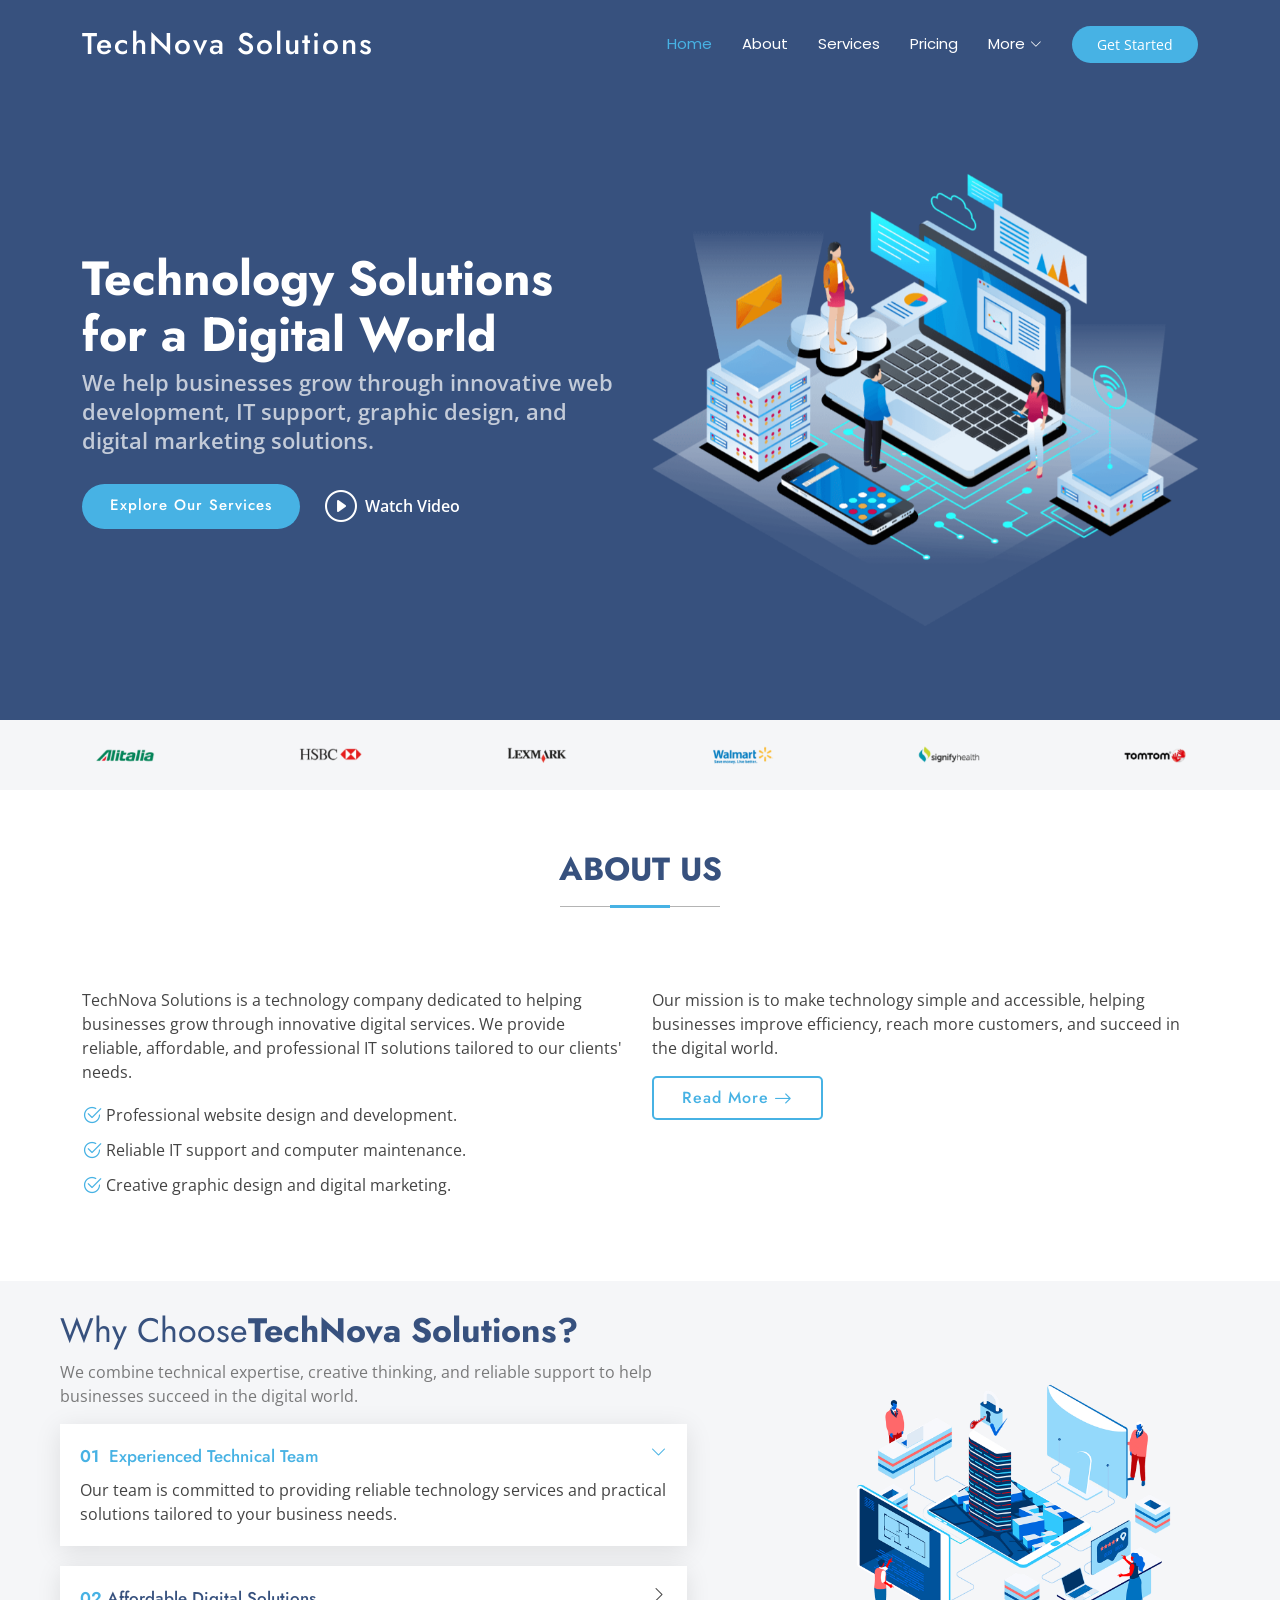
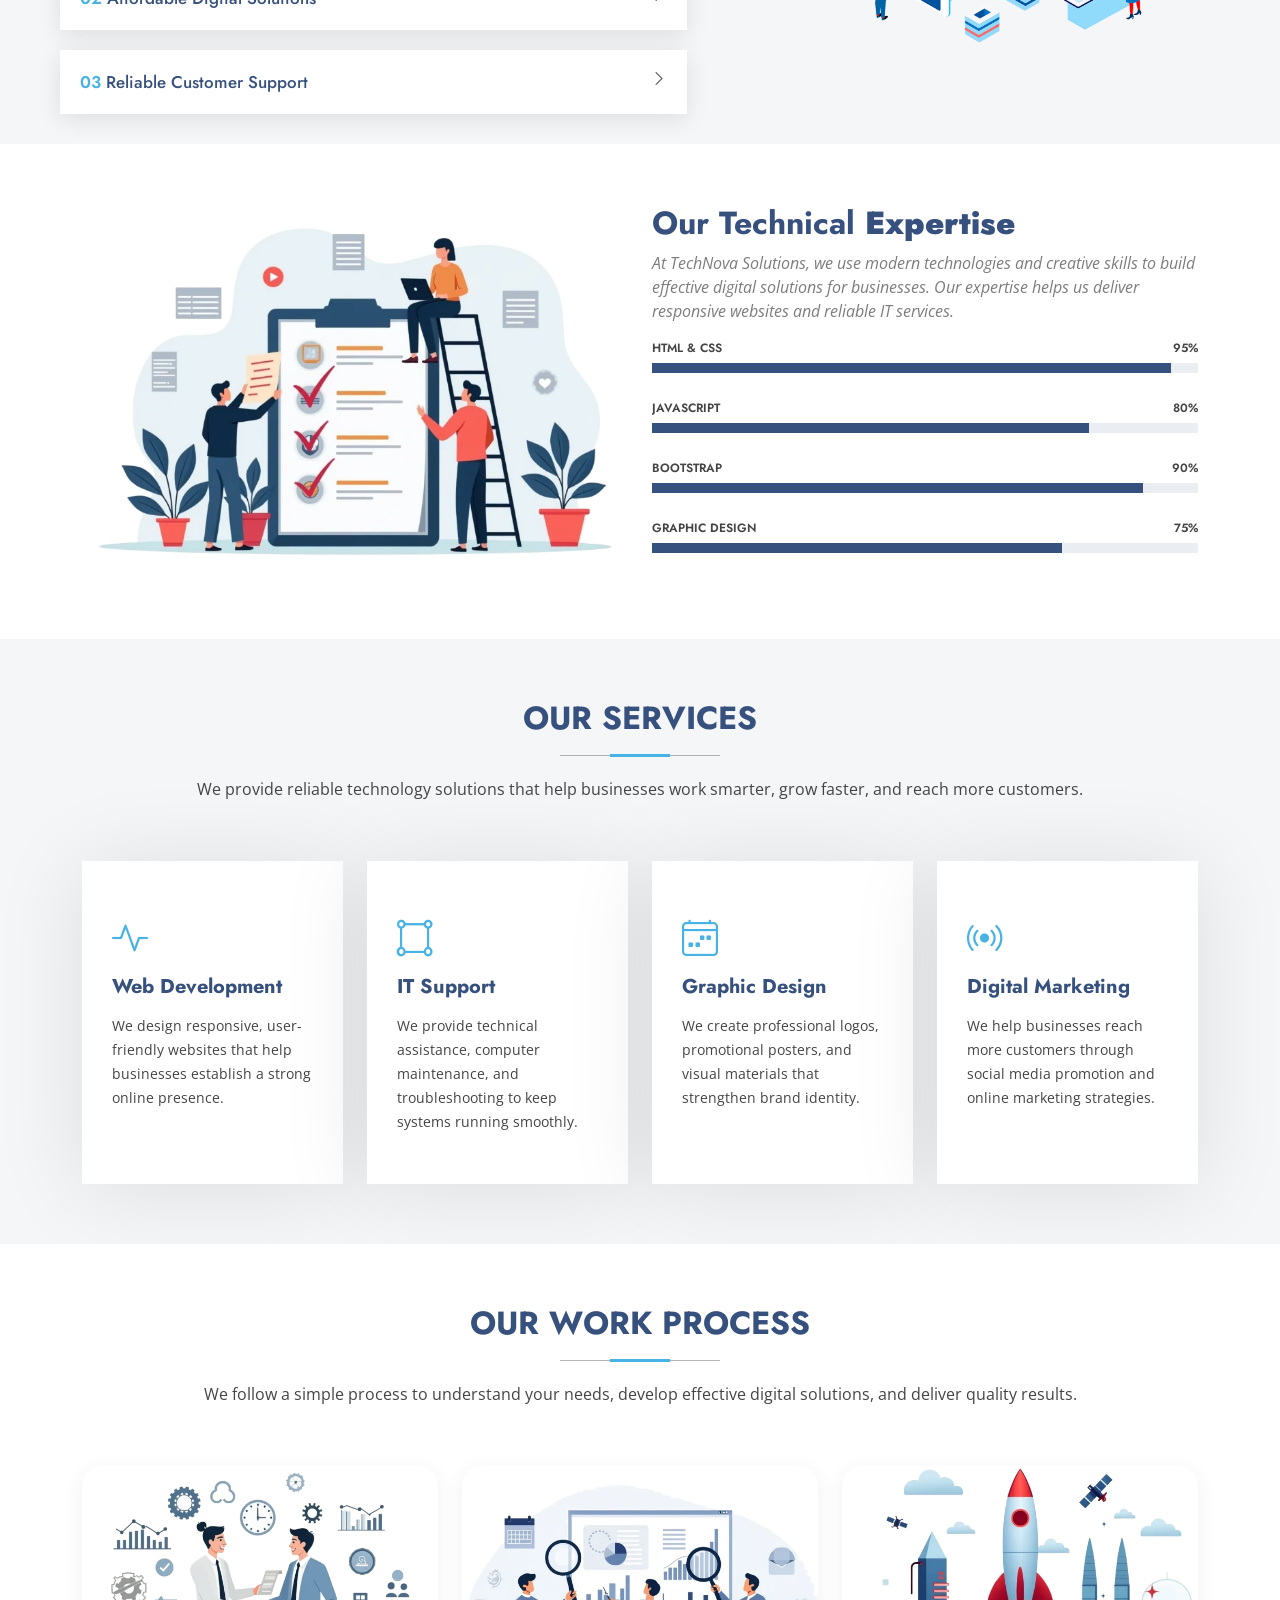
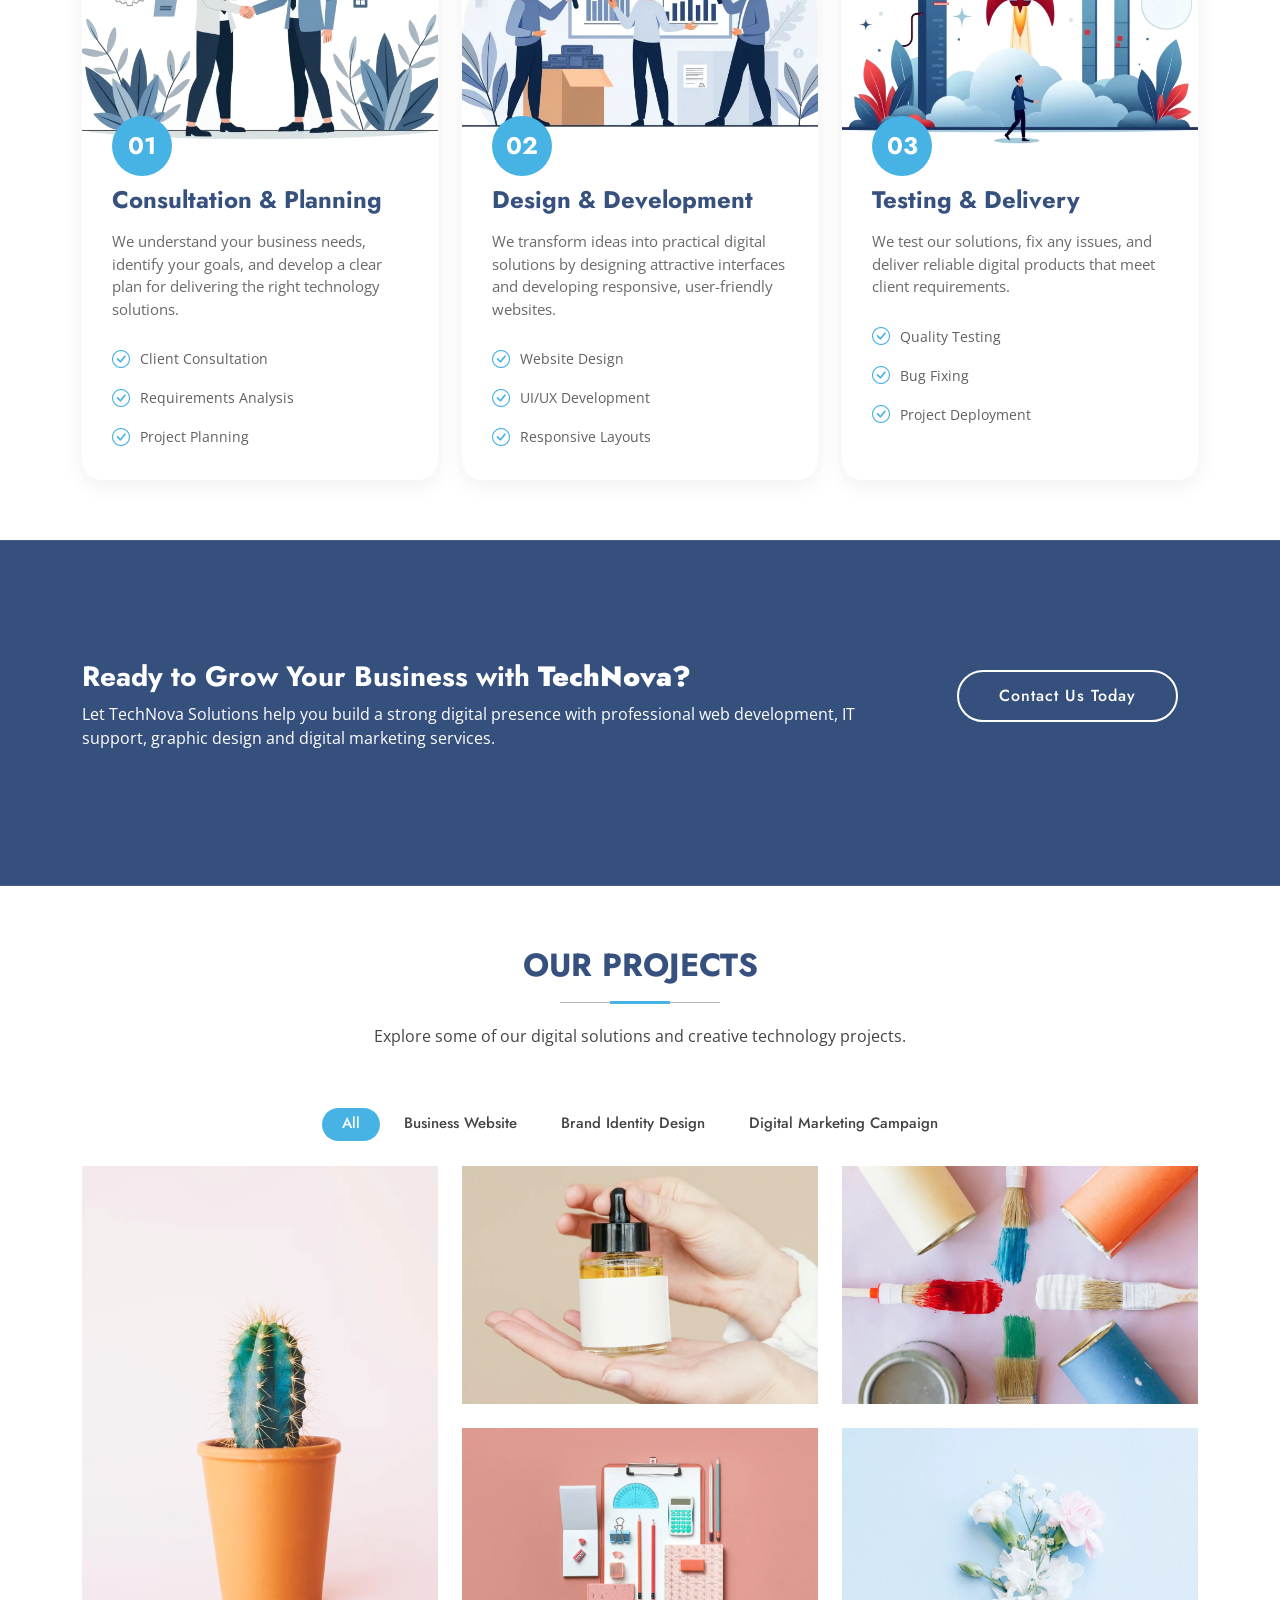
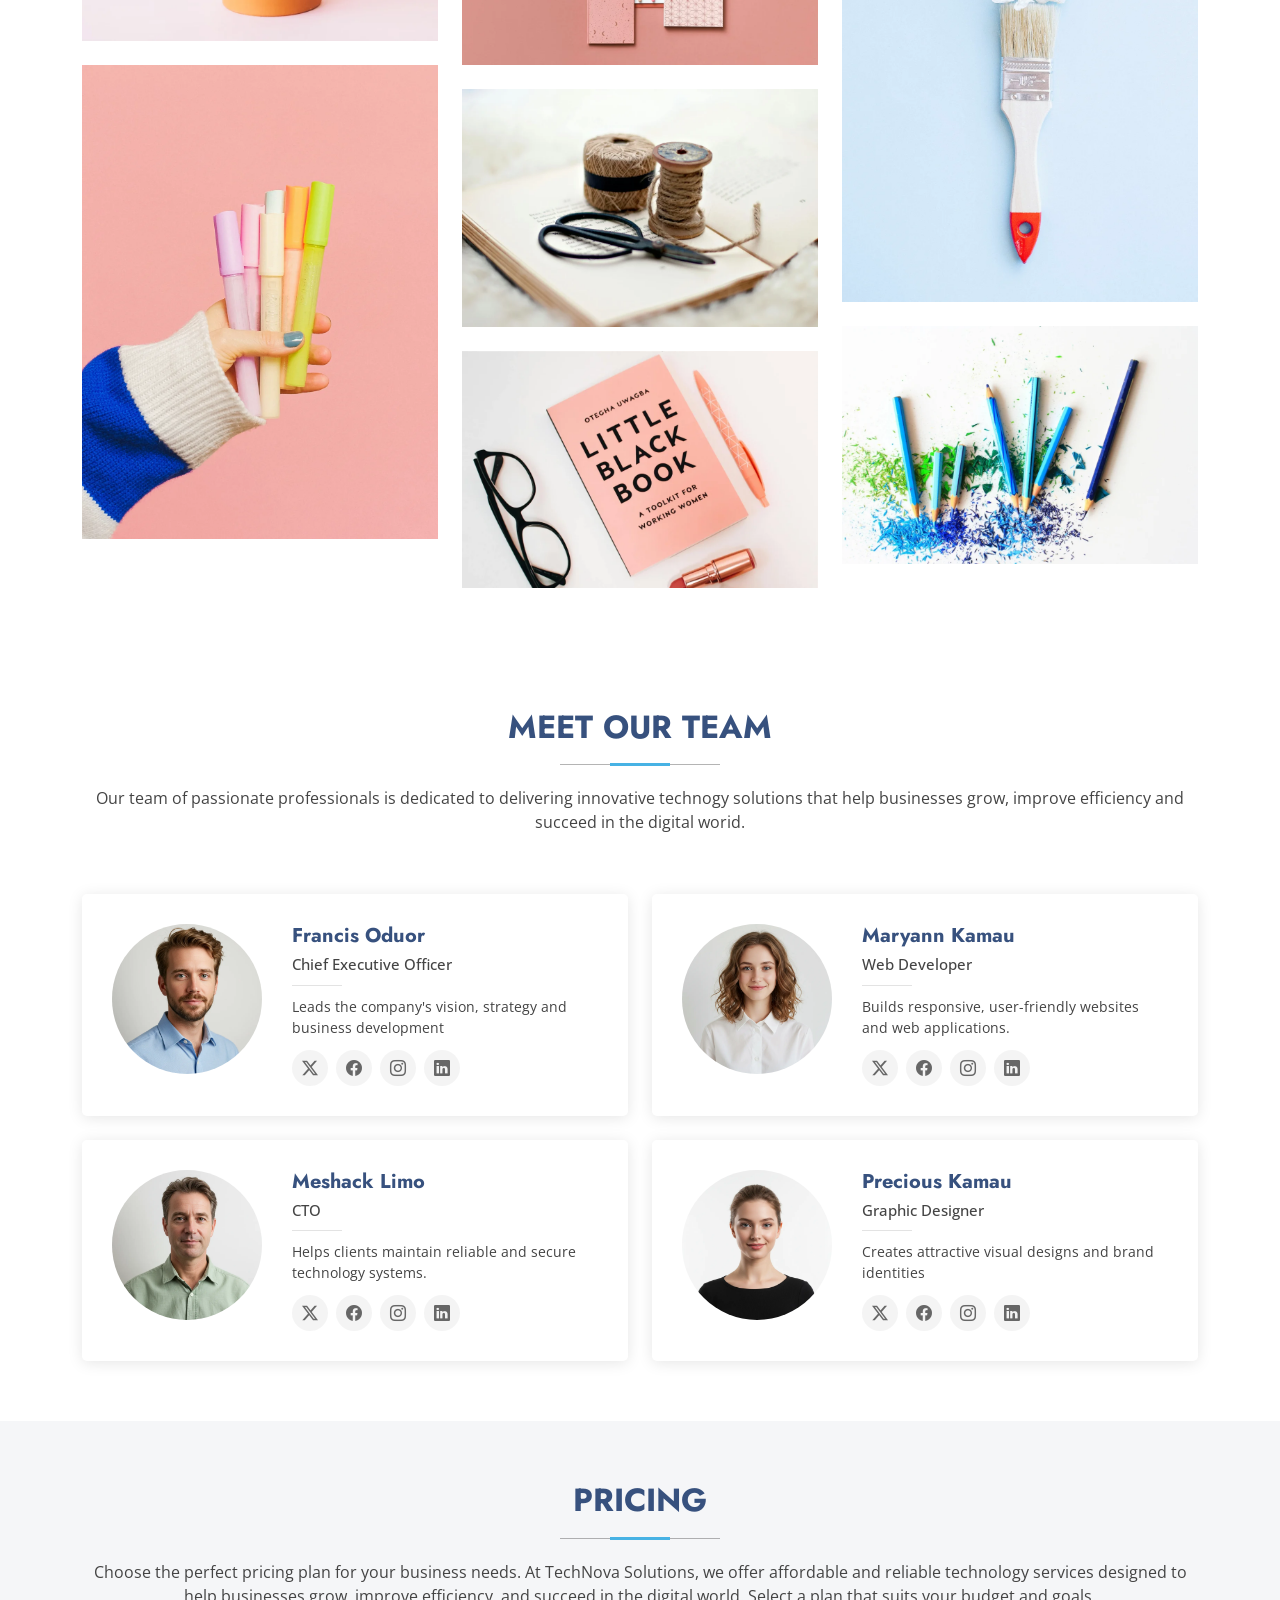
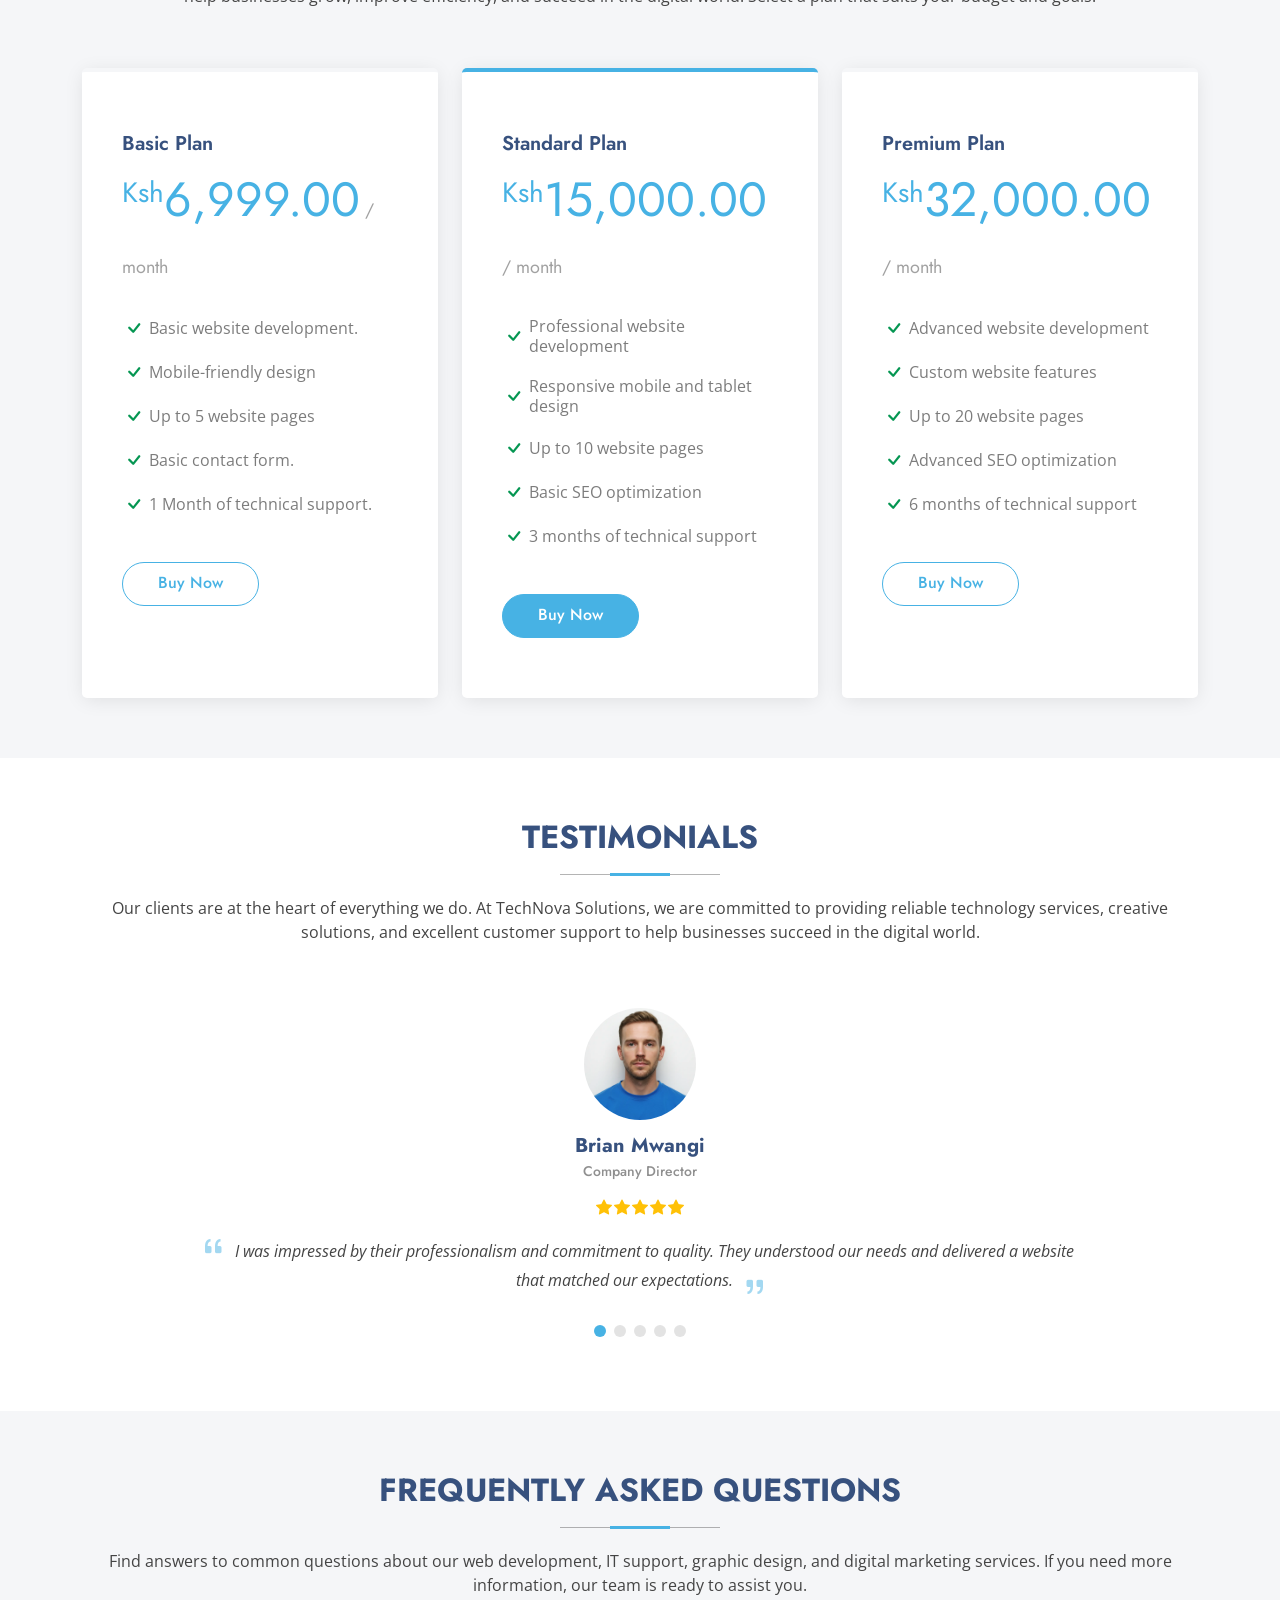
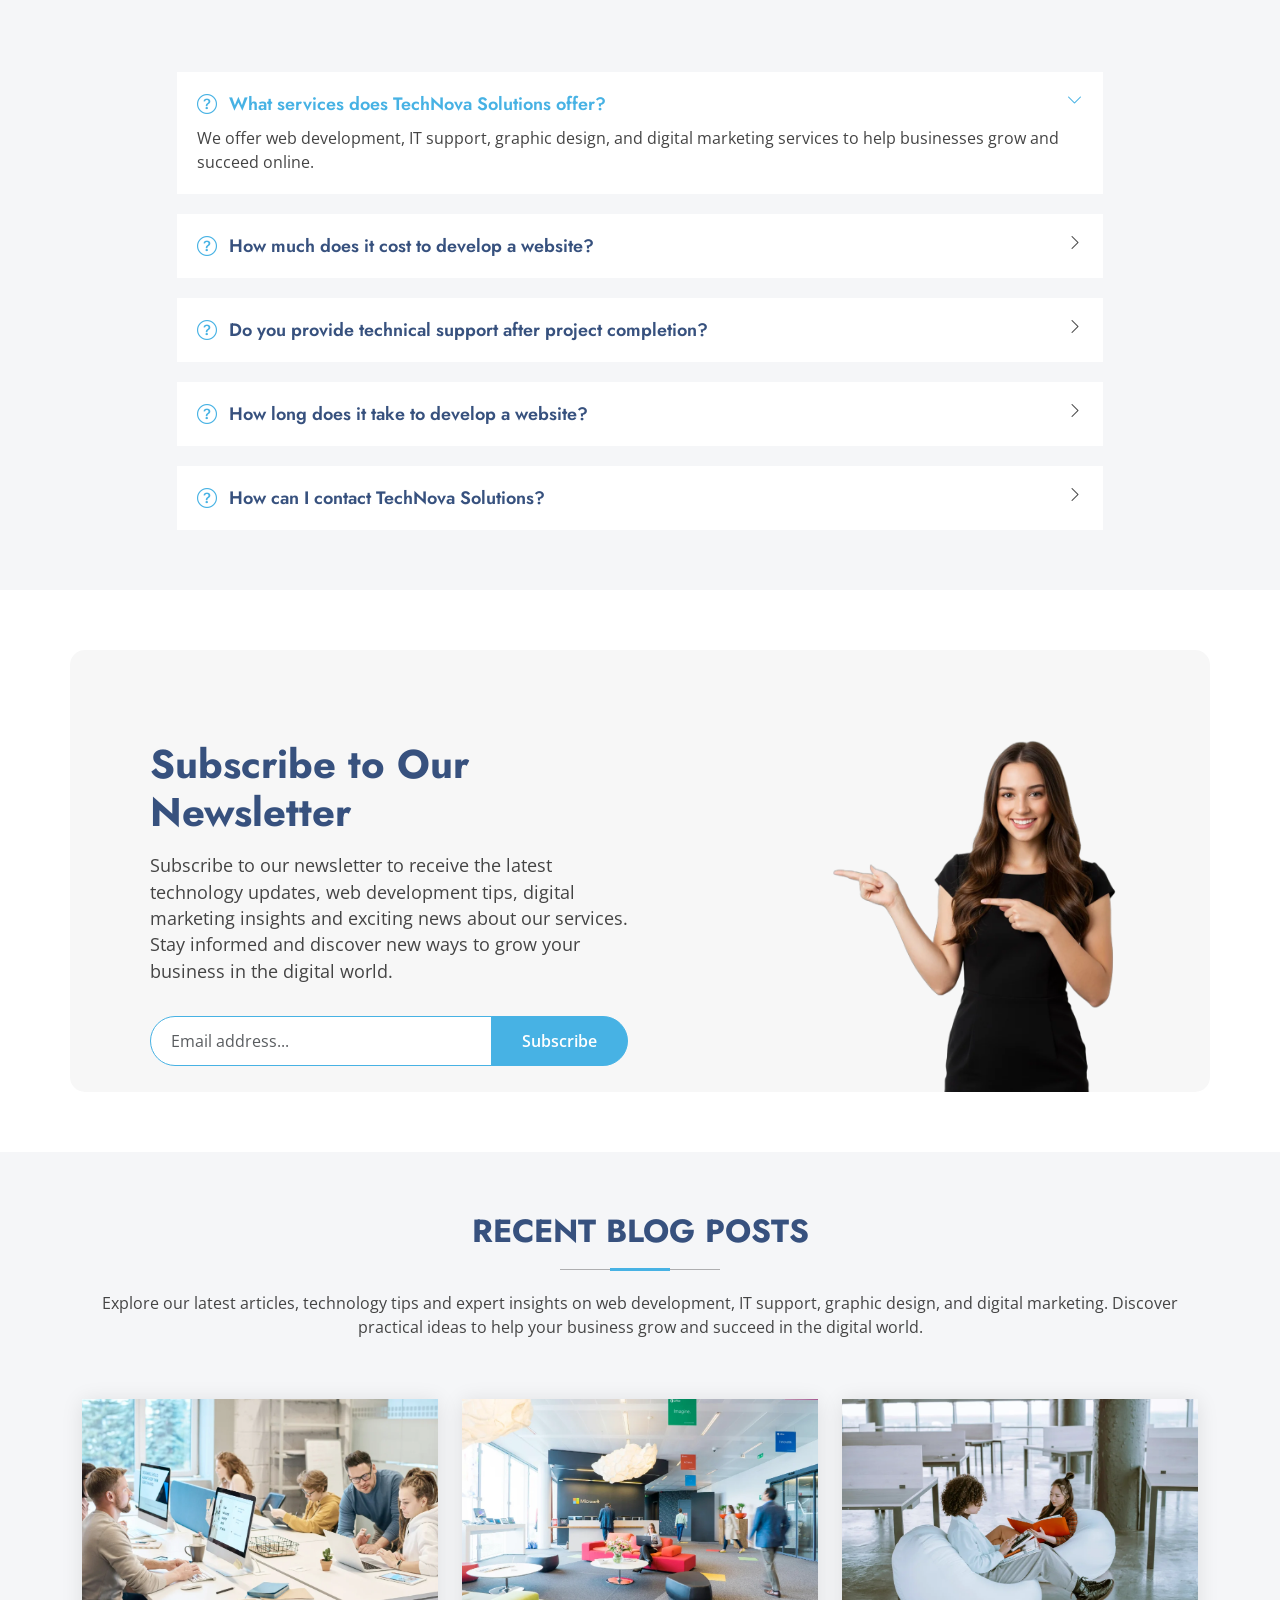
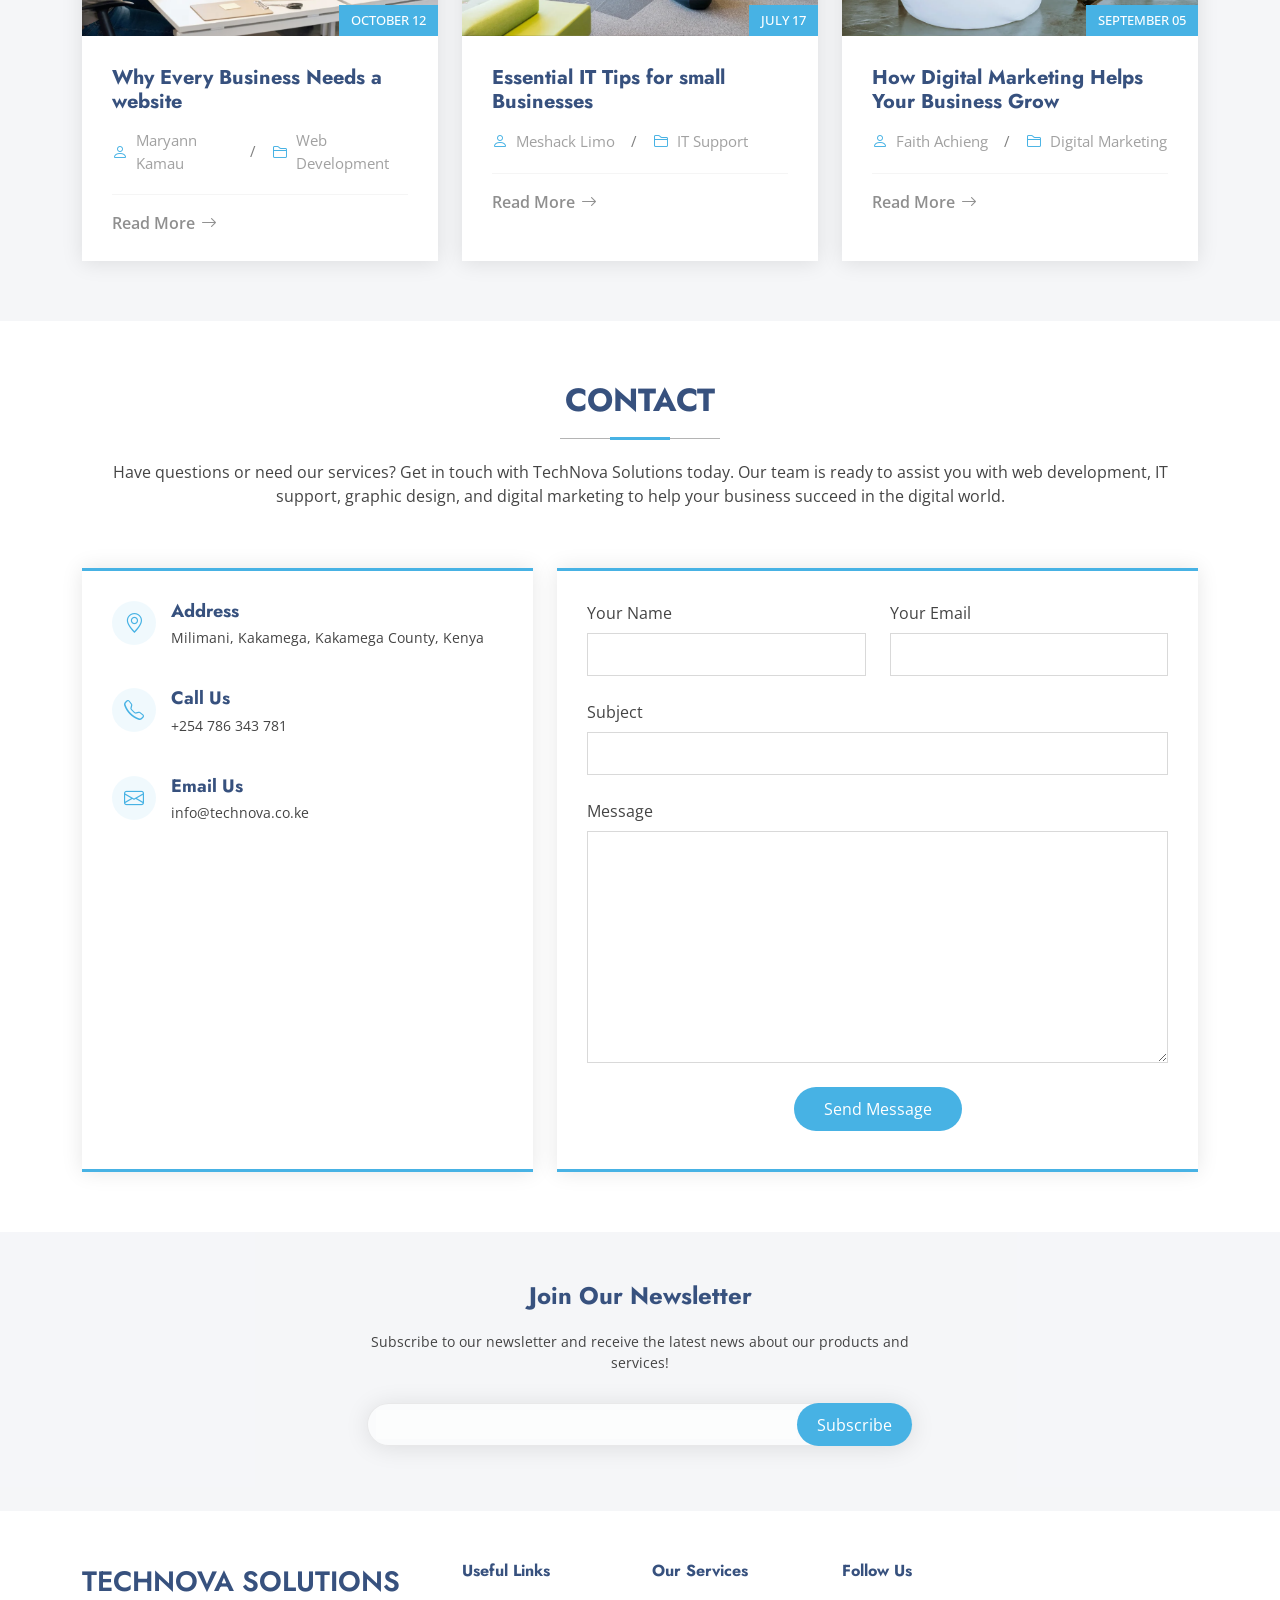
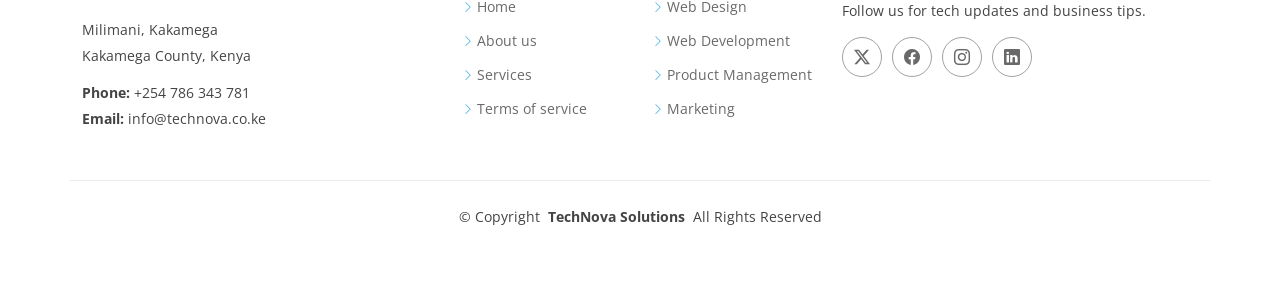
<file: index.html>
<!DOCTYPE html>
<html lang="en">

<head>
  <meta charset="utf-8">
  <meta content="width=device-width, initial-scale=1.0" name="viewport">
  <title>Index - TechNova Solutions. Bootstrap Template</title>
  <meta name="description" content="">
  <meta name="keywords" content="">

  <!-- Favicons -->
  <link href="assets/img/favicon.png" rel="icon" type="image/png">
  <link href="assets/img/apple-touch-icon.png" rel="apple-touch-icon">

  <!-- Fonts -->
  <link href="https://fonts.googleapis.com" rel="preconnect">
  <link href="https://fonts.gstatic.com" rel="preconnect" crossorigin>
  <link href="https://fonts.googleapis.com/css2?family=Open+Sans:ital,wght@0,300;0,400;0,500;0,600;0,700;0,800;1,300;1,400;1,500;1,600;1,700;1,800&family=Poppins:ital,wght@0,100;0,200;0,300;0,400;0,500;0,600;0,700;0,800;0,900;1,100;1,200;1,300;1,400;1,500;1,600;1,700;1,800;1,900&family=Jost:ital,wght@0,100;0,200;0,300;0,400;0,500;0,600;0,700;0,800;0,900;1,100;1,200;1,300;1,400;1,500;1,600;1,700;1,800;1,900&display=swap" rel="stylesheet">

  <!-- Vendor CSS Files -->
  <link href="assets/vendor/bootstrap/css/bootstrap.min.css" rel="stylesheet">
  <link href="assets/vendor/bootstrap-icons/bootstrap-icons.css" rel="stylesheet">
  <link href="assets/vendor/aos/aos.css" rel="stylesheet">
  <link href="assets/vendor/glightbox/css/glightbox.min.css" rel="stylesheet">
  <link href="assets/vendor/swiper/swiper-bundle.min.css" rel="stylesheet">

  <!-- Main CSS File -->
  <link href="assets/css/main.css" rel="stylesheet">

  <!-- =======================================================
  * Template Name: TechNova Solutions
  * Template URL: https://bootstrapmade.com/technova-solutions-free-bootstrap-template/
  * Updated: Feb 22 2025 with Bootstrap v5.3.3
  * Author: BootstrapMade.com
  * License: https://bootstrapmade.com/license/
  ======================================================== -->
</head>

<body class="index-page">

  <header id="header" class="header d-flex align-items-center fixed-top">
    <div class="container-fluid container-xl position-relative d-flex align-items-center">

      <a href="index.html" class="logo d-flex align-items-center me-auto">
        <!-- Uncomment the line below if you also wish to use an image logo -->
        <!-- <img src="assets/img/logo.webp" alt=""> -->
        <h1 class="sitename">TechNova Solutions</h1>
      </a>

      <nav id="navmenu" class="navmenu">
        <ul>
          <li><a href="#hero" class="active">Home</a></li>
          <li><a href="#about">About</a></li>
          <li><a href="#services">Services</a></li>
        
          
          <li><a href="#pricing">Pricing</a></li>

          <li class="dropdown"><a href="#"><span>More</span> <i class="bi bi-chevron-down toggle-dropdown"></i></a>
            <ul>
              <li><a href="#portfolio">Portfolio</a></li>
              <li><a href="#team">Team</a></li>
              <li><a href="#blog.html">Blog</a></li>
              <li><a href="#contact">Contact</a></li>
            </ul>
          </li>

        </ul>
        <i class="mobile-nav-toggle d-xl-none bi bi-list"></i>
      </nav>

      <a class="btn-getstarted" href="login.html">Get Started</a>

    </div>
  </header>

  <main class="main">

    <!-- Hero Section -->
    <section id="hero" class="hero section dark-background">

      <div class="container">
        <div class="row gy-4">
          <div class="col-lg-6 order-2 order-lg-1 d-flex flex-column justify-content-center" data-aos="zoom-out">
            <h1>Technology Solutions for a Digital World</h1>
            <p>We help businesses grow through innovative web development, IT support, graphic design, and digital marketing solutions.</p>
            <div class="d-flex">
              <a href="#about" class="btn-get-started">Explore Our Services</a>
              <a href="https://www.youtube.com/watch?v=Y7f98aduVJ8" class="glightbox btn-watch-video d-flex align-items-center"><i class="bi bi-play-circle"></i><span>Watch Video</span></a>
            </div>
          </div>
          <div class="col-lg-6 order-1 order-lg-2 hero-img" data-aos="zoom-out" data-aos-delay="200">
            <img src="assets/img/hero-img.png" class="img-fluid animated" alt="">
          </div>
        </div>
      </div>

    </section><!-- /Hero Section -->

    <!-- Clients Section -->
    <section id="clients" class="clients section light-background">

      <div class="container" data-aos="zoom-in">

        <div class="swiper init-swiper">
          <script type="application/json" class="swiper-config">
            {
              "loop": true,
              "speed": 600,
              "autoplay": {
                "delay": 5000
              },
              "slidesPerView": "auto",
              "pagination": {
                "el": ".swiper-pagination",
                "type": "bullets",
                "clickable": true
              },
              "breakpoints": {
                "320": {
                  "slidesPerView": 2,
                  "spaceBetween": 40
                },
                "480": {
                  "slidesPerView": 3,
                  "spaceBetween": 60
                },
                "640": {
                  "slidesPerView": 4,
                  "spaceBetween": 80
                },
                "992": {
                  "slidesPerView": 5,
                  "spaceBetween": 120
                },
                "1200": {
                  "slidesPerView": 6,
                  "spaceBetween": 120
                }
              }
            }
          </script>
          <div class="swiper-wrapper align-items-center">
            <div class="swiper-slide"><img src="assets/img/clients/clients-1.webp" class="img-fluid" alt=""></div>
            <div class="swiper-slide"><img src="assets/img/clients/clients-2.webp" class="img-fluid" alt=""></div>
            <div class="swiper-slide"><img src="assets/img/clients/clients-3.webp" class="img-fluid" alt=""></div>
            <div class="swiper-slide"><img src="assets/img/clients/clients-4.webp" class="img-fluid" alt=""></div>
            <div class="swiper-slide"><img src="assets/img/clients/clients-5.webp" class="img-fluid" alt=""></div>
            <div class="swiper-slide"><img src="assets/img/clients/clients-6.webp" class="img-fluid" alt=""></div>
            <div class="swiper-slide"><img src="assets/img/clients/clients-7.webp" class="img-fluid" alt=""></div>
            <div class="swiper-slide"><img src="assets/img/clients/clients-8.webp" class="img-fluid" alt=""></div>
          </div>
        </div>

      </div>

    </section><!-- /Clients Section -->

    <!-- About Section -->
    <section id="about" class="about section">

      <!-- Section Title -->
      <div class="container section-title" data-aos="fade-up">
        <h2>About Us</h2>
      </div><!-- End Section Title -->

      <div class="container">

        <div class="row gy-4">

          <div class="col-lg-6 content" data-aos="fade-up" data-aos-delay="100">
            <p>TechNova Solutions is a technology company dedicated to
  helping businesses grow through innovative digital services.
  We provide reliable, affordable, and professional IT solutions
  tailored to our clients' needs.</p>
            </p>
            <ul>
              <li><i class="bi bi-check2-circle"></i> <span>Professional website design and development.</span></li>
              <li><i class="bi bi-check2-circle"></i> <span>Reliable IT support and computer maintenance.</span></li>
              <li><i class="bi bi-check2-circle"></i> <span>Creative graphic design and digital marketing.</span></li>
            </ul>
          </div>

          <div class="col-lg-6" data-aos="fade-up" data-aos-delay="200">
          <p>Our mission is to make technology simple and accessible,
  helping businesses improve efficiency, reach more customers,
  and succeed in the digital world.</p>
            <a href="#" class="read-more"><span>Read More</span><i class="bi bi-arrow-right"></i></a>
          </div>

        </div>

      </div>

    </section><!-- /About Section -->

    <!-- Why Us Section -->
    <section id="why-us" class="section why-us light-background" data-builder="section">

      <div class="container-fluid">

        <div class="row gy-4">

          <div class="col-lg-7 d-flex flex-column justify-content-center order-2 order-lg-1">

            <div class="content px-xl-5" data-aos="fade-up" data-aos-delay="100">
              <h3><span>Why Choose</span><strong>TechNova Solutions?</strong></h3>
              <p>
                We combine technical expertise, creative thinking, and reliable support to help businesses succeed in the digital world.
    
              </p>
            </div>

            <div class="faq-container px-xl-5" data-aos="fade-up" data-aos-delay="200">

              <div class="faq-item faq-active">

                <h3><span>01</span> Experienced Technical Team</h3>
                <div class="faq-content">
                  <p>Our team is committed to providing reliable technology services and practical solutions tailored to your business needs.</p>
                </div>
                <i class="faq-toggle bi bi-chevron-right"></i>
              </div><!-- End Faq item-->

              <div class="faq-item">
                <h3><span>02</span>Affordable Digital Solutions</h3>
                <div class="faq-content">
                  <p>We offer cost-effective web development, graphic design, and IT support services for businesses of different sizes.</p>
                </div>
                <i class="faq-toggle bi bi-chevron-right"></i>
              </div><!-- End Faq item-->

              <div class="faq-item">
                <h3><span>03</span>Reliable Customer Support</h3>
                <div class="faq-content">
                  <p>We value our clients and aim to provide timely assistance, clear communication, and dependable service.</p>
                </div>
                <i class="faq-toggle bi bi-chevron-right"></i>
              </div><!-- End Faq item-->

            </div>

          </div>

          <div class="col-lg-5 order-1 order-lg-2 why-us-img">
            <img src="assets/img/why-us.png" class="img-fluid" alt="" data-aos="zoom-in" data-aos-delay="100">
          </div>
        </div>

      </div>

    </section><!-- /Why Us Section -->

    <!-- Skills Section -->
    <section id="skills" class="skills section">

      <div class="container" data-aos="fade-up" data-aos-delay="100">

        <div class="row">

          <div class="col-lg-6 d-flex align-items-center">
            <img src="assets/img/illustration/illustration-10.webp" class="img-fluid" alt="">
          </div>

          <div class="col-lg-6 pt-4 pt-lg-0 content">

            <h3>Our Technical <strong>Expertise</strong></h3>
            <p class="fst-italic">
              At TechNova Solutions, we use modern technologies and creative
  skills to build effective digital solutions for businesses.
  Our expertise helps us deliver responsive websites and reliable
  IT services.
            </p>

            <div class="skills-content skills-animation">

              <div class="progress">
                <span class="skill"><span>HTML & CSS</span> <i class="val">95%</i></span>
                <div class="progress-bar-wrap">
                  <div class="progress-bar" role="progressbar" aria-valuenow="95" aria-valuemin="0" aria-valuemax="100"></div>
                </div>
              </div><!-- End Skills Item -->

              <div class="progress">
                <span class="skill"><span>JavaScript</span> <i class="val">80%</i></span>
                <div class="progress-bar-wrap">
                  <div class="progress-bar" role="progressbar" aria-valuenow="80" aria-valuemin="0" aria-valuemax="100"></div>
                </div>
              </div><!-- End Skills Item -->

              <div class="progress">
                <span class="skill"><span>Bootstrap</span> <i class="val">90%</i></span>
                <div class="progress-bar-wrap">
                  <div class="progress-bar" role="progressbar" aria-valuenow="90" aria-valuemin="0" aria-valuemax="100"></div>
                </div>
              </div><!-- End Skills Item -->

              <div class="progress">
                <span class="skill"><span>Graphic Design</span> <i class="val">75%</i></span>
                <div class="progress-bar-wrap">
                  <div class="progress-bar" role="progressbar" aria-valuenow="75" aria-valuemin="0" aria-valuemax="100"></div>
                </div>
              </div><!-- End Skills Item -->

            </div>

          </div>
        </div>

      </div>

    </section><!-- /Skills Section -->

    <!-- Services Section -->
    <section id="services" class="services section light-background">

      <!-- Section Title -->
      <div class="container section-title" data-aos="fade-up">
        <h2>Our Services</h2>
        <p>We provide reliable technology solutions that help businesses work smarter, grow faster, and reach more customers.</p>
      </div><!-- End Section Title -->

      <div class="container">

        <div class="row gy-4">

          <div class="col-xl-3 col-md-6 d-flex" data-aos="fade-up" data-aos-delay="100">
            <div class="service-item position-relative">
              <div class="icon"><i class="bi bi-activity icon"></i></div>
              <h4><a href="" class="stretched-link">Web Development</a></h4>
              <p>We design responsive, user-friendly websites that help businesses establish a strong online presence.</p>
            </div>
          </div><!-- End Service Item -->

          <div class="col-xl-3 col-md-6 d-flex" data-aos="fade-up" data-aos-delay="200">
            <div class="service-item position-relative">
              <div class="icon"><i class="bi bi-bounding-box-circles icon"></i></div>
              <h4><a href="" class="stretched-link">IT Support</a></h4>
              <p>We provide technical assistance, computer maintenance, and troubleshooting to keep systems running smoothly.</p>
            </div>
          </div><!-- End Service Item -->

          <div class="col-xl-3 col-md-6 d-flex" data-aos="fade-up" data-aos-delay="300">
            <div class="service-item position-relative">
              <div class="icon"><i class="bi bi-calendar4-week icon"></i></div>
              <h4><a href="" class="stretched-link">Graphic Design</a></h4>
              <p>We create professional logos, promotional posters, and visual materials that strengthen brand identity.</p>
            </div>
          </div><!-- End Service Item -->

          <div class="col-xl-3 col-md-6 d-flex" data-aos="fade-up" data-aos-delay="400">
            <div class="service-item position-relative">
              <div class="icon"><i class="bi bi-broadcast icon"></i></div>
              <h4><a href="" class="stretched-link">Digital Marketing</a></h4>
              <p>We help businesses reach more customers through social media promotion and online marketing strategies.</p>
            </div>
          </div><!-- End Service Item -->

        </div>

      </div>

    </section><!-- /Services Section -->

    <!-- Work Process Section -->
    <section id="work-process" class="work-process section">

      <!-- Section Title -->
      <div class="container section-title" data-aos="fade-up">
        <h2>Our Work Process</h2>
        <p>We follow a simple process to understand your needs, develop effective digital solutions, and deliver quality results.</p>
      </div><!-- End Section Title -->

      <div class="container" data-aos="fade-up" data-aos-delay="100">

        <div class="row gy-5">

          <div class="col-lg-4" data-aos="fade-up" data-aos-delay="200">
            <div class="steps-item">
              <div class="steps-image">
                <img src="assets/img/steps/steps-1.webp" alt="Step 1" class="img-fluid" loading="lazy">
              </div>
              <div class="steps-content">
                <div class="steps-number">01</div>
                <h3>Consultation & Planning</h3>
                <p>We understand your business needs, identify your goals, and develop a clear plan for delivering the right technology solutions.</p>
                <div class="steps-features">
                  <div class="feature-item">
                    <i class="bi bi-check-circle"></i>
                    <span>Client Consultation</span>
                  </div>
                  <div class="feature-item">
                    <i class="bi bi-check-circle"></i>
                    <span>Requirements Analysis</span>
                  </div>
                  <div class="feature-item">
                    <i class="bi bi-check-circle"></i>
                    <span>Project Planning</span>
                  </div>
                </div>
              </div>
            </div><!-- End Steps Item -->
          </div>

          <div class="col-lg-4" data-aos="fade-up" data-aos-delay="300">
            <div class="steps-item">
              <div class="steps-image">
                <img src="assets/img/steps/steps-2.webp" alt="Step 2" class="img-fluid" loading="lazy">
              </div>
              <div class="steps-content">
                <div class="steps-number">02</div>
                <h3>Design & Development</h3>
                <p>We transform ideas into practical digital solutions by designing attractive interfaces and developing responsive, user-friendly websites.</p>
                <div class="steps-features">
                  <div class="feature-item">
                    <i class="bi bi-check-circle"></i>
                    <span>Website Design</span>
                  </div>
                  <div class="feature-item">
                    <i class="bi bi-check-circle"></i>
                    <span>UI/UX Development</span>
                  </div>
                  <div class="feature-item">
                    <i class="bi bi-check-circle"></i>
                    <span>Responsive Layouts</span>
                  </div>
                </div>
              </div>
            </div><!-- End Steps Item -->
          </div>

          <div class="col-lg-4" data-aos="fade-up" data-aos-delay="400">
            <div class="steps-item">
              <div class="steps-image">
                <img src="assets/img/steps/steps-3.webp" alt="Step 3" class="img-fluid" loading="lazy">
              </div>
              <div class="steps-content">
                <div class="steps-number">03</div>
                <h3>Testing & Delivery</h3>
                <p>We test our solutions, fix any issues, and deliver reliable digital products that meet client requirements.</p>
                <div class="steps-features">
                  <div class="feature-item">
                    <i class="bi bi-check-circle"></i>
                    <span>Quality Testing</span>
                  </div>
                  <div class="feature-item">
                    <i class="bi bi-check-circle"></i>
                    <span>Bug Fixing</span>
                  </div>
                  <div class="feature-item">
                    <i class="bi bi-check-circle"></i>
                    <span>Project Deployment</span>
                  </div>
                </div>
              </div>
            </div><!-- End Steps Item -->
          </div>

        </div>

      </div>

    </section><!-- /Work Process Section -->

    <!-- Call To Action Section -->
    <section id="call-to-action" class="call-to-action section dark-background">

      <img src="assets/img/bg/bg-8.webp" alt="">

      <div class="container">

        <div class="row" data-aos="zoom-in" data-aos-delay="100">
          <div class="col-xl-9 text-center text-xl-start">
            <h3>Ready to Grow Your Business with <strong>TechNova? </strong></h3>
            <p>Let TechNova Solutions help you build a strong digital presence
  with professional web development, IT support, graphic design
  and digital marketing services.</p>
          </div>
          <div class="col-xl-3 cta-btn-container text-center">
            <a class="cta-btn align-middle" href="#">Contact Us  Today</a>
          </div>
        </div>

      </div>

    </section><!-- /Call To Action Section -->

    <!-- Portfolio Section -->
    <section id="portfolio" class="portfolio section">

      <!-- Section Title -->
      <div class="container section-title" data-aos="fade-up">
        <h2>Our projects</h2>
        <p>Explore some of our digital solutions and creative technology projects.</p>
      </div><!-- End Section Title -->

      <div class="container">

        <div class="isotope-layout" data-default-filter="*" data-layout="masonry" data-sort="original-order">

          <ul class="portfolio-filters isotope-filters" data-aos="fade-up" data-aos-delay="100">
            <li data-filter="*" class="filter-active">All</li>
            <li data-filter=".filter-app">Business Website</li>
            <li data-filter=".filter-product">Brand Identity Design</li>
            <li data-filter=".filter-branding">Digital Marketing Campaign</li>
          </ul><!-- End Portfolio Filters -->

          <div class="row gy-4 isotope-container" data-aos="fade-up" data-aos-delay="200">

            <div class="col-lg-4 col-md-6 portfolio-item isotope-item filter-app">
              <img src="assets/img/portfolio/portfolio-portrait-1.webp" class="img-fluid" alt="">
              <div class="portfolio-info">
                <h4>App 1</h4>
                <p>Lorem ipsum, dolor sit</p>
                <a href="assets/img/portfolio/portfolio-portrait-1.webp" title="App 1" data-gallery="portfolio-gallery-app" class="glightbox preview-link"><i class="bi bi-zoom-in"></i></a>
                <a href="portfolio-details.html" title="More Details" class="details-link"><i class="bi bi-link-45deg"></i></a>
              </div>
            </div><!-- End Portfolio Item -->

            <div class="col-lg-4 col-md-6 portfolio-item isotope-item filter-product">
              <img src="assets/img/portfolio/portfolio-1.webp" class="img-fluid" alt="">
              <div class="portfolio-info">
                <h4>Product 1</h4>
                <p>Lorem ipsum, dolor sit</p>
                <a href="assets/img/portfolio/portfolio-1.webp" title="Product 1" data-gallery="portfolio-gallery-product" class="glightbox preview-link"><i class="bi bi-zoom-in"></i></a>
                <a href="portfolio-details.html" title="More Details" class="details-link"><i class="bi bi-link-45deg"></i></a>
              </div>
            </div><!-- End Portfolio Item -->

            <div class="col-lg-4 col-md-6 portfolio-item isotope-item filter-branding">
              <img src="assets/img/portfolio/portfolio-3.webp" class="img-fluid" alt="">
              <div class="portfolio-info">
                <h4>Branding 1</h4>
                <p>Lorem ipsum, dolor sit</p>
                <a href="assets/img/portfolio/portfolio-3.webp" title="Branding 1" data-gallery="portfolio-gallery-branding" class="glightbox preview-link"><i class="bi bi-zoom-in"></i></a>
                <a href="portfolio-details.html" title="More Details" class="details-link"><i class="bi bi-link-45deg"></i></a>
              </div>
            </div><!-- End Portfolio Item -->

            <div class="col-lg-4 col-md-6 portfolio-item isotope-item filter-app">
              <img src="assets/img/portfolio/portfolio-4.webp" class="img-fluid" alt="">
              <div class="portfolio-info">
                <h4>App 2</h4>
                <p>Lorem ipsum, dolor sit</p>
                <a href="assets/img/portfolio/portfolio-4.webp" title="App 2" data-gallery="portfolio-gallery-app" class="glightbox preview-link"><i class="bi bi-zoom-in"></i></a>
                <a href="portfolio-details.html" title="More Details" class="details-link"><i class="bi bi-link-45deg"></i></a>
              </div>
            </div><!-- End Portfolio Item -->

            <div class="col-lg-4 col-md-6 portfolio-item isotope-item filter-product">
              <img src="assets/img/portfolio/portfolio-portrait-2.webp" class="img-fluid" alt="">
              <div class="portfolio-info">
                <h4>Product 2</h4>
                <p>Lorem ipsum, dolor sit</p>
                <a href="assets/img/portfolio/portfolio-portrait-2.webp" title="Product 2" data-gallery="portfolio-gallery-product" class="glightbox preview-link"><i class="bi bi-zoom-in"></i></a>
                <a href="portfolio-details.html" title="More Details" class="details-link"><i class="bi bi-link-45deg"></i></a>
              </div>
            </div><!-- End Portfolio Item -->

            <div class="col-lg-4 col-md-6 portfolio-item isotope-item filter-branding">
              <img src="assets/img/portfolio/portfolio-portrait-3.webp" class="img-fluid" alt="">
              <div class="portfolio-info">
                <h4>Branding 2</h4>
                <p>Lorem ipsum, dolor sit</p>
                <a href="assets/img/portfolio/portfolio-portrait-3.webp" title="Branding 2" data-gallery="portfolio-gallery-branding" class="glightbox preview-link"><i class="bi bi-zoom-in"></i></a>
                <a href="portfolio-details.html" title="More Details" class="details-link"><i class="bi bi-link-45deg"></i></a>
              </div>
            </div><!-- End Portfolio Item -->

            <div class="col-lg-4 col-md-6 portfolio-item isotope-item filter-app">
              <img src="assets/img/portfolio/portfolio-7.webp" class="img-fluid" alt="">
              <div class="portfolio-info">
                <h4>App 3</h4>
                <p>Lorem ipsum, dolor sit</p>
                <a href="assets/img/portfolio/portfolio-7.webp" title="App 3" data-gallery="portfolio-gallery-app" class="glightbox preview-link"><i class="bi bi-zoom-in"></i></a>
                <a href="portfolio-details.html" title="More Details" class="details-link"><i class="bi bi-link-45deg"></i></a>
              </div>
            </div><!-- End Portfolio Item -->

            <div class="col-lg-4 col-md-6 portfolio-item isotope-item filter-product">
              <img src="assets/img/portfolio/portfolio-8.webp" class="img-fluid" alt="">
              <div class="portfolio-info">
                <h4>Product 3</h4>
                <p>Lorem ipsum, dolor sit</p>
                <a href="assets/img/portfolio/portfolio-8.webp" title="Product 3" data-gallery="portfolio-gallery-product" class="glightbox preview-link"><i class="bi bi-zoom-in"></i></a>
                <a href="portfolio-details.html" title="More Details" class="details-link"><i class="bi bi-link-45deg"></i></a>
              </div>
            </div><!-- End Portfolio Item -->

            <div class="col-lg-4 col-md-6 portfolio-item isotope-item filter-branding">
              <img src="assets/img/portfolio/portfolio-9.webp" class="img-fluid" alt="">
              <div class="portfolio-info">
                <h4>Branding 3</h4>
                <p>Lorem ipsum, dolor sit</p>
                <a href="assets/img/portfolio/portfolio-9.webp" title="Branding 2" data-gallery="portfolio-gallery-branding" class="glightbox preview-link"><i class="bi bi-zoom-in"></i></a>
                <a href="portfolio-details.html" title="More Details" class="details-link"><i class="bi bi-link-45deg"></i></a>
              </div>
            </div><!-- End Portfolio Item -->

          </div><!-- End Portfolio Container -->

        </div>

      </div>

    </section><!-- /Portfolio Section -->

    <!-- Team Section -->
    <section id="team" class="team section">

      <!-- Section Title -->
      <div class="container section-title" data-aos="fade-up">
        <h2>Meet Our Team</h2>
        <p>Our team of passionate professionals is dedicated to delivering innovative technogy solutions that help businesses grow, improve efficiency and succeed in the digital worid.</p>
      </div><!-- End Section Title -->

      <div class="container">

        <div class="row gy-4">

          <div class="col-lg-6" data-aos="fade-up" data-aos-delay="100">
            <div class="team-member d-flex align-items-start">
              <div class="pic"><img src="assets/img/person/person-m-7.webp" class="img-fluid" alt=""></div>
              <div class="member-info">
                <h4>Francis Oduor</h4>
                <span>Chief Executive Officer</span>
                <p>Leads the company's vision, strategy and business development</p>
                <div class="social">
                  <a href=""><i class="bi bi-twitter-x"></i></a>
                  <a href=""><i class="bi bi-facebook"></i></a>
                  <a href=""><i class="bi bi-instagram"></i></a>
                  <a href=""> <i class="bi bi-linkedin"></i> </a>
                </div>
              </div>
            </div>
          </div><!-- End Team Member -->

          <div class="col-lg-6" data-aos="fade-up" data-aos-delay="200">
            <div class="team-member d-flex align-items-start">
              <div class="pic"><img src="assets/img/person/person-f-8.webp" class="img-fluid" alt=""></div>
              <div class="member-info">
                <h4>Maryann Kamau</h4>
                <span> Web Developer</span>
                <p>Builds responsive, user-friendly websites and web applications.</p>
                <div class="social">
                  <a href=""><i class="bi bi-twitter-x"></i></a>
                  <a href=""><i class="bi bi-facebook"></i></a>
                  <a href=""><i class="bi bi-instagram"></i></a>
                  <a href=""> <i class="bi bi-linkedin"></i> </a>
                </div>
              </div>
            </div>
          </div><!-- End Team Member -->

          <div class="col-lg-6" data-aos="fade-up" data-aos-delay="300">
            <div class="team-member d-flex align-items-start">
              <div class="pic"><img src="assets/img/person/person-m-6.webp" class="img-fluid" alt=""></div>
              <div class="member-info">
                <h4>Meshack Limo</h4>
                <span>CTO</span>
                <p>Helps clients maintain reliable and secure technology systems.</p>
                <div class="social">
                  <a href=""><i class="bi bi-twitter-x"></i></a>
                  <a href=""><i class="bi bi-facebook"></i></a>
                  <a href=""><i class="bi bi-instagram"></i></a>
                  <a href=""> <i class="bi bi-linkedin"></i> </a>
                </div>
              </div>
            </div>
          </div><!-- End Team Member -->

          <div class="col-lg-6" data-aos="fade-up" data-aos-delay="400">
            <div class="team-member d-flex align-items-start">
              <div class="pic"><img src="assets/img/person/person-f-4.webp" class="img-fluid" alt=""></div>
              <div class="member-info">
                <h4>Precious Kamau</h4>
                <span>Graphic Designer</span>
                <p>Creates attractive visual designs and brand identities</p>
                <div class="social">
                  <a href=""><i class="bi bi-twitter-x"></i></a>
                  <a href=""><i class="bi bi-facebook"></i></a>
                  <a href=""><i class="bi bi-instagram"></i></a>
                  <a href=""> <i class="bi bi-linkedin"></i> </a>
                </div>
              </div>
            </div>
          </div><!-- End Team Member -->

        </div>

      </div>

    </section><!-- /Team Section -->

    <!-- Pricing Section -->
    <section id="pricing" class="pricing section light-background">

      <!-- Section Title -->
      <div class="container section-title" data-aos="fade-up">
        <h2>Pricing</h2>
      <p>Choose the perfect pricing plan for your business needs. At TechNova Solutions, we offer affordable and reliable technology services designed to help businesses grow, improve efficiency, and succeed in the digital world. Select a plan that suits your budget and goals.</p>
      </div><!-- End Section Title -->

      <div class="container">

        <div class="row gy-4">

          <div class="col-lg-4" data-aos="zoom-in" data-aos-delay="100">
            <div class="pricing-item">
              <h3>Basic Plan</h3>
              <h4><sup>Ksh</sup>6,999.00<span> / month</span></h4>
              <ul>
                <li><i class="bi bi-check"></i> <span>Basic website development.</span></li>
                <li><i class="bi bi-check"></i> <span>Mobile-friendly design</span></li>
                <li><i class="bi bi-check"></i> <span>Up to 5 website pages</span></li>
                <li><i class="bi bi-check"></i> <span>Basic contact form.</span></li>
                <li><i class="bi bi-check"></i> <span>1 Month of technical support.</span></li>
              </ul>
              <a href="#" class="buy-btn">Buy Now</a>
            </div>
          </div><!-- End Pricing Item -->

          <div class="col-lg-4" data-aos="zoom-in" data-aos-delay="200">
            <div class="pricing-item featured">
              <h3>Standard Plan</h3>
              <h4><sup>Ksh</sup>15,000.00<span> / month</span></h4>
              <ul>
                <li><i class="bi bi-check"></i> <span>Professional website development </span></li>
                <li><i class="bi bi-check"></i> <span>Responsive mobile and tablet design</span></li>
                <li><i class="bi bi-check"></i> <span>Up to 10 website pages</span></li>
                <li><i class="bi bi-check"></i> <span> Basic SEO optimization</span></li>
                <li><i class="bi bi-check"></i> <span>3 months of technical support</span></li>
              </ul>
              <a href="#" class="buy-btn">Buy Now</a>
            </div>
          </div><!-- End Pricing Item -->

          <div class="col-lg-4" data-aos="zoom-in" data-aos-delay="300">
            <div class="pricing-item">
              <h3>Premium Plan</h3>
              <h4><sup>Ksh</sup>32,000.00<span> / month</span></h4>
              <ul>
                <li><i class="bi bi-check"></i> <span>Advanced website development</span></li>
                <li><i class="bi bi-check"></i> <span>Custom website features</span></li>
                <li><i class="bi bi-check"></i> <span>Up to 20 website pages</span></li>
                <li><i class="bi bi-check"></i> <span>Advanced SEO optimization</span></li>
                <li><i class="bi bi-check"></i> <span>6 months of technical support</span></li>
              </ul>
              <a href="#" class="buy-btn">Buy Now</a>
            </div>
          </div><!-- End Pricing Item -->

        </div>

      </div>

    </section><!-- /Pricing Section -->

    <!-- Testimonials Section -->
    <section id="testimonials" class="testimonials section">

      <!-- Section Title -->
      <div class="container section-title" data-aos="fade-up">
        <h2>Testimonials</h2>
        <p>Our clients are at the heart of everything we do. At TechNova Solutions, we are committed to providing reliable technology services, creative solutions, and excellent customer support to help businesses succeed in the digital world.</p>
      </div><!-- End Section Title -->

      <div class="container" data-aos="fade-up" data-aos-delay="100">

        <div class="swiper init-swiper">
          <script type="application/json" class="swiper-config">
            {
              "loop": true,
              "speed": 600,
              "autoplay": {
                "delay": 5000
              },
              "slidesPerView": "auto",
              "pagination": {
                "el": ".swiper-pagination",
                "type": "bullets",
                "clickable": true
              }
            }
          </script>
          <div class="swiper-wrapper">

            <div class="swiper-slide">
              <div class="testimonial-item">
                <img src="assets/img/person/person-m-9.webp" class="testimonial-img" alt="">
                <h3>Brian Mwangi</h3>
                <h4>Company Director</h4>
                <div class="stars">
                  <i class="bi bi-star-fill"></i><i class="bi bi-star-fill"></i><i class="bi bi-star-fill"></i><i class="bi bi-star-fill"></i><i class="bi bi-star-fill"></i>
                </div>
                <p>
                  <i class="bi bi-quote quote-icon-left"></i>
                  <span>I was impressed by their professionalism and commitment to quality. They understood our needs and delivered a website that matched our expectations.</span>
                  <i class="bi bi-quote quote-icon-right"></i>
                </p>
              </div>
            </div><!-- End testimonial item -->

            <div class="swiper-slide">
              <div class="testimonial-item">
                <img src="assets/img/person/person-f-5.webp" class="testimonial-img" alt="">
                <h3>Mary Wanjiru</h3>
                <h4>Small Business Owner</h4>
                <div class="stars">
                  <i class="bi bi-star-fill"></i><i class="bi bi-star-fill"></i><i class="bi bi-star-fill"></i><i class="bi bi-star-fill"></i><i class="bi bi-star-fill"></i>
                </div>
                <p>
                  <i class="bi bi-quote quote-icon-left"></i>
                  <span>TechNova Solutions helped us create a professional website that makes it easier for customers to learn about our business.</span>
                  <i class="bi bi-quote quote-icon-right"></i>
                </p>
              </div>
            </div><!-- End testimonial item -->

            <div class="swiper-slide">
              <div class="testimonial-item">
                <img src="assets/img/person/person-f-12.webp" class="testimonial-img" alt="">
                <h3>Faith Njeri</h3>
                <h4>Marketing Manager</h4>
                <div class="stars">
                  <i class="bi bi-star-fill"></i><i class="bi bi-star-fill"></i><i class="bi bi-star-fill"></i><i class="bi bi-star-fill"></i><i class="bi bi-star-fill"></i>
                </div>
                <p>
                  <i class="bi bi-quote quote-icon-left"></i>
                  <span>The creative designs and digital marketing ideas helped us present our brand more professionally online.</span>
                  <i class="bi bi-quote quote-icon-right"></i>
                </p>
              </div>
            </div><!-- End testimonial item -->

            <div class="swiper-slide">
              <div class="testimonial-item">
                <img src="assets/img/person/person-m-12.webp" class="testimonial-img" alt="">
                <h3>Mark Karioko</h3>
                <h4>Freelancer</h4>
                <div class="stars">
                  <i class="bi bi-star-fill"></i><i class="bi bi-star-fill"></i><i class="bi bi-star-fill"></i><i class="bi bi-star-fill"></i><i class="bi bi-star-fill"></i>
                </div>
                <p>
                  <i class="bi bi-quote quote-icon-left"></i>
                  <span>TechNova Solutions made it easier for me to establish my online presence. Their services are reliable, affordable, and easy to work with.</span>
                  <i class="bi bi-quote quote-icon-right"></i>
                </p>
              </div>
            </div><!-- End testimonial item -->

            <div class="swiper-slide">
              <div class="testimonial-item">
                <img src="assets/img/person/person-m-13.webp" class="testimonial-img" alt="">
                <h3>Kevin Otieno</h3>
                <h4>Entrepreneur</h4>
                <div class="stars">
                  <i class="bi bi-star-fill"></i><i class="bi bi-star-fill"></i><i class="bi bi-star-fill"></i><i class="bi bi-star-fill"></i><i class="bi bi-star-fill"></i>
                </div>
                <p>
                  <i class="bi bi-quote quote-icon-left"></i>
                  <span>Their team provided excellent support and helped us solve our technical challenges quickly and efficiently.</span>
                  <i class="bi bi-quote quote-icon-right"></i>
                </p>
              </div>
            </div><!-- End testimonial item -->

          </div>
          <div class="swiper-pagination"></div>
        </div>

      </div>

    </section><!-- /Testimonials Section -->

    <!-- Faq 2 Section -->
    <section id="faq-2" class="faq-2 section light-background">

      <!-- Section Title -->
      <div class="container section-title" data-aos="fade-up">
        <h2>Frequently Asked Questions</h2>
        <p>Find answers to common questions about our web development, IT support, graphic design, and digital marketing services. If you need more information, our team is ready to assist you.</p>
      </div><!-- End Section Title -->

      <div class="container">

        <div class="row justify-content-center">

          <div class="col-lg-10">

            <div class="faq-container">

              <div class="faq-item faq-active" data-aos="fade-up" data-aos-delay="200">
                <i class="faq-icon bi bi-question-circle"></i>
                <h3>What services does TechNova Solutions offer?</h3>
                <div class="faq-content">
                <p>We offer web development, IT support, graphic design, and digital marketing services to help businesses grow and succeed online.</p>
                </div>
                <i class="faq-toggle bi bi-chevron-right"></i>
              </div><!-- End Faq item-->

              <div class="faq-item" data-aos="fade-up" data-aos-delay="300">
                <i class="faq-icon bi bi-question-circle"></i>
                <h3>How much does it cost to develop a website?</h3>
                <div class="faq-content">
              <p>Our website development packages start at KSh 6,999.00. The final cost depends on the features and requirements of your project.</p>
                </div>
                <i class="faq-toggle bi bi-chevron-right"></i>
              </div><!-- End Faq item-->

              <div class="faq-item" data-aos="fade-up" data-aos-delay="400">
                <i class="faq-icon bi bi-question-circle"></i>
                <h3>Do you provide technical support after project completion?</h3>
                <div class="faq-content">
                  <p>Yes. We offer technical support according to the package selected by the client.</p>
                </div>
                <i class="faq-toggle bi bi-chevron-right"></i>
              </div><!-- End Faq item-->

              <div class="faq-item" data-aos="fade-up" data-aos-delay="500">
                <i class="faq-icon bi bi-question-circle"></i>
                <h3>How long does it take to develop a website?</h3>
                <div class="faq-content">
                  <p>The time required depends on the size and complexity of the project. A simple website may take a few days, while larger projects may take several weeks.</p>
                </div>
                <i class="faq-toggle bi bi-chevron-right"></i>
              </div><!-- End Faq item-->

              <div class="faq-item" data-aos="fade-up" data-aos-delay="600">
                <i class="faq-icon bi bi-question-circle"></i>
                <h3>How can I contact TechNova Solutions?</h3>
                <div class="faq-content">
                  <p>You can contact us through the contact form on our website or use the phone number and email address provided in our Contact section.</p>
                </div>
                <i class="faq-toggle bi bi-chevron-right"></i>
              </div><!-- End Faq item-->

            </div>

          </div>

        </div>

      </div>

    </section><!-- /Faq 2 Section -->

    <!-- Subscribe Section -->
    <section id="subscribe" class="subscribe section">
      <div class="container" data-aos="fade-up" data-aos-delay="100">
        <div class="row gy-4 justify-content-between align-items-center">
          <div class="col-lg-6">
            <div class="cta-content" data-aos="fade-up" data-aos-delay="200">
              <h2>Subscribe to Our Newsletter</h2>
              <p>Subscribe to our newsletter to receive the latest technology updates, web development tips, digital marketing insights and exciting news about our services. Stay informed and discover new ways to grow your business in the digital world.</p>
              <form action="forms/newsletter.php" method="post" class="php-email-form cta-form" data-aos="fade-up" data-aos-delay="300">
                <div class="input-group mb-3">
                  <input type="email" class="form-control" placeholder="Email address..." aria-label="Email address" aria-describedby="button-subscribe">
                  <button class="btn btn-primary" type="submit" id="button-subscribe">Subscribe</button>
                </div>
                <div class="loading">Loading</div>
                <div class="error-message"></div>
                <div class="sent-message">Your subscription request has been sent. Thank you!</div>
              </form>
            </div>
          </div>
          <div class="col-lg-4">
            <div class="cta-image" data-aos="zoom-out" data-aos-delay="200">
              <img src="assets/img/cta/cta-1.webp" alt="" class="img-fluid">
            </div>
          </div>
        </div>
      </div>
    </section><!-- /Subscribe Section -->

    <!-- Recent Blog Postst Section -->
    <section id="recent-blog-postst" class="recent-blog-postst section light-background">

      <!-- Section Title -->
      <div class="container section-title" data-aos="fade-up">
        <h2>Recent Blog Posts</h2>
        <p>Explore our latest articles, technology tips and expert insights on web development, IT support, graphic design, and digital marketing. Discover practical ideas to help your business grow and succeed in the digital world.</p>
      </div><!-- End Section Title -->

      <div class="container">

        <div class="row gy-5">

          <div class="col-xl-4 col-md-6">
            <div class="post-item position-relative h-100" data-aos="fade-up" data-aos-delay="100">

              <div class="post-img position-relative overflow-hidden">
                <img src="assets/img/blog/blog-post-1.webp" class="img-fluid" alt="">
                <span class="post-date">October 12</span>
              </div>

              <div class="post-content d-flex flex-column">

                <h3 class="post-title">Why Every Business Needs a website</h3>

                <div class="meta d-flex align-items-center">
                  <div class="d-flex align-items-center">
                    <i class="bi bi-person"></i> <span class="ps-2">Maryann Kamau</span>
                  </div>
                  <span class="px-3 text-black-50">/</span>
                  <div class="d-flex align-items-center">
                    <i class="bi bi-folder2"></i> <span class="ps-2">Web Development</span>
                  </div>
                </div>

                <hr>

                <a href="blog-details.html" class="readmore stretched-link"><span>Read More</span><i class="bi bi-arrow-right"></i></a>

              </div>

            </div>
          </div><!-- End post item -->

          <div class="col-xl-4 col-md-6">
            <div class="post-item position-relative h-100" data-aos="fade-up" data-aos-delay="200">

              <div class="post-img position-relative overflow-hidden">
                <img src="assets/img/blog/blog-post-2.webp" class="img-fluid" alt="">
                <span class="post-date">July 17</span>
              </div>

              <div class="post-content d-flex flex-column">

                <h3 class="post-title">Essential IT Tips for small Businesses</h3>

                <div class="meta d-flex align-items-center">
                  <div class="d-flex align-items-center">
                    <i class="bi bi-person"></i> <span class="ps-2">Meshack Limo</span>
                  </div>
                  <span class="px-3 text-black-50">/</span>
                  <div class="d-flex align-items-center">
                    <i class="bi bi-folder2"></i> <span class="ps-2">IT Support</span>
                  </div>
                </div>

                <hr>

                <a href="blog-details.html" class="readmore stretched-link"><span>Read More</span><i class="bi bi-arrow-right"></i></a>

              </div>

            </div>
          </div><!-- End post item -->

          <div class="col-xl-4 col-md-6" data-aos="fade-up" data-aos-delay="300">
            <div class="post-item position-relative h-100">

              <div class="post-img position-relative overflow-hidden">
                <img src="assets/img/blog/blog-post-3.webp" class="img-fluid" alt="">
                <span class="post-date">September 05</span>
              </div>

              <div class="post-content d-flex flex-column">

                <h3 class="post-title">How Digital Marketing Helps Your Business Grow</h3>

                <div class="meta d-flex align-items-center">
                  <div class="d-flex align-items-center">
                    <i class="bi bi-person"></i> <span class="ps-2">Faith Achieng</span>
                  </div>
                  <span class="px-3 text-black-50">/</span>
                  <div class="d-flex align-items-center">
                    <i class="bi bi-folder2"></i> <span class="ps-2">Digital Marketing</span>
                  </div>
                </div>

                <hr>

                <a href="blog-details.html" class="readmore stretched-link"><span>Read More</span><i class="bi bi-arrow-right"></i></a>

              </div>

            </div>
          </div><!-- End post item -->

        </div>

      </div>

    </section><!-- /Recent Blog Postst Section -->

    <!-- Contact Section -->
    <section id="contact" class="contact section">

      <!-- Section Title -->
      <div class="container section-title" data-aos="fade-up">
        <h2>Contact</h2>
        <p>Have questions or need our services? Get in touch with TechNova Solutions today. Our team is ready to assist you with web development, IT support, graphic design, and digital marketing to help your business succeed in the digital world.</p>
      </div><!-- End Section Title -->

      <div class="container" data-aos="fade-up" data-aos-delay="100">

        <div class="row gy-4">

          <div class="col-lg-5">

            <div class="info-wrap">
              <div class="info-item d-flex" data-aos="fade-up" data-aos-delay="200">
                <i class="bi bi-geo-alt flex-shrink-0"></i>
                <div>
                  <h3>Address</h3>
                  <p>Milimani, Kakamega, Kakamega County, Kenya</p>
                </div>
              </div><!-- End Info Item -->

              <div class="info-item d-flex" data-aos="fade-up" data-aos-delay="300">
                <i class="bi bi-telephone flex-shrink-0"></i>
                <div>
                  <h3>Call Us</h3>
                  <p>+254 786 343 781</p>
                </div>
              </div><!-- End Info Item -->

              <div class="info-item d-flex" data-aos="fade-up" data-aos-delay="400">
                <i class="bi bi-envelope flex-shrink-0"></i>
                <div>
                  <h3>Email Us</h3>
                  <p>info@technova.co.ke</p>
                </div>
              </div><!-- End Info Item -->

              <iframe src="https://www.google.com/maps/embed?pb=!1m14!1m8!1m3!1d48389.78314118045!2d-74.006138!3d40.710059!3m2!1i1024!2i768!4f13.1!3m3!1m2!1s0x89c25a22a3bda30d%3A0xb89d1fe6bc499443!2sDowntown%20Conference%20Center!5e0!3m2!1sen!2sus!4v1676961268712!5m2!1sen!2sus" frameborder="0" style="border:0; width: 100%; height: 270px;" allowfullscreen="" loading="lazy" referrerpolicy="no-referrer-when-downgrade"></iframe>
            </div>
          </div>

          <div class="col-lg-7">
            <form action="forms/contact.php" method="post" class="php-email-form" data-aos="fade-up" data-aos-delay="200">
              <div class="row gy-4">

                <div class="col-md-6">
                  <label for="name-field" class="pb-2">Your Name</label>
                  <input type="text" name="name" id="name-field" class="form-control" required="">
                </div>

                <div class="col-md-6">
                  <label for="email-field" class="pb-2">Your Email</label>
                  <input type="email" class="form-control" name="email" id="email-field" required="">
                </div>

                <div class="col-md-12">
                  <label for="subject-field" class="pb-2">Subject</label>
                  <input type="text" class="form-control" name="subject" id="subject-field" required="">
                </div>

                <div class="col-md-12">
                  <label for="message-field" class="pb-2">Message</label>
                  <textarea class="form-control" name="message" rows="10" id="message-field" required=""></textarea>
                </div>

                <div class="col-md-12 text-center">
                  <div class="loading">Loading</div>
                  <div class="error-message"></div>
                  <div class="sent-message">Your message has been sent. Thank you!</div>

                  <button type="submit">Send Message</button>
                </div>

              </div>
            </form>
          </div><!-- End Contact Form -->

        </div>

      </div>

    </section><!-- /Contact Section -->

  </main>

  <footer id="footer" class="footer">

    <div class="footer-newsletter">
      <div class="container">
        <div class="row justify-content-center text-center">
          <div class="col-lg-6">
            <h4>Join Our Newsletter</h4>
            <p>Subscribe to our newsletter and receive the latest news about our products and services!</p>
            <form action="forms/newsletter.php" method="post" class="php-email-form">
              <div class="newsletter-form"><input type="email" name="email"><input type="submit" value="Subscribe"></div>
              <div class="loading">Loading</div>
              <div class="error-message"></div>
              <div class="sent-message">Your subscription request has been sent. Thank you!</div>
            </form>
          </div>
        </div>
      </div>
    </div>

    <div class="container footer-top">
      <div class="row gy-4">
        <div class="col-lg-4 col-md-6 footer-about">
          <a href="index.html" class="d-flex align-items-center">
            <span class="sitename">TechNova Solutions</span>
          </a>
          <div class="footer-contact pt-3">
            <p>Milimani, Kakamega</p>
            <p>Kakamega County, Kenya</p>
            <p class="mt-3"><strong>Phone:</strong> <span>+254 786 343 781</span></p>
            <p><strong>Email:</strong> <span>info@technova.co.ke</span></p>
          </div>
        </div>

        <div class="col-lg-2 col-md-3 footer-links">
          <h4>Useful Links</h4>
          <ul>
            <li><i class="bi bi-chevron-right"></i> <a href="#">Home</a></li>
            <li><i class="bi bi-chevron-right"></i> <a href="#">About us</a></li>
            <li><i class="bi bi-chevron-right"></i> <a href="#">Services</a></li>
            <li><i class="bi bi-chevron-right"></i> <a href="#">Terms of service</a></li>
          </ul>
        </div>

        <div class="col-lg-2 col-md-3 footer-links">
          <h4>Our Services</h4>
          <ul>
            <li><i class="bi bi-chevron-right"></i> <a href="#">Web Design</a></li>
            <li><i class="bi bi-chevron-right"></i> <a href="#">Web Development</a></li>
            <li><i class="bi bi-chevron-right"></i> <a href="#">Product Management</a></li>
            <li><i class="bi bi-chevron-right"></i> <a href="#">Marketing</a></li>
          </ul>
        </div>

        <div class="col-lg-4 col-md-12">
          <h4>Follow Us</h4>
          <p>Follow us for tech updates and business tips.</p>
          <div class="social-links d-flex">
            <a href=""><i class="bi bi-twitter-x"></i></a>
            <a href=""><i class="bi bi-facebook"></i></a>
            <a href=""><i class="bi bi-instagram"></i></a>
            <a href=""><i class="bi bi-linkedin"></i></a>
          </div>
        </div>

      </div>
    </div>

    <div class="container copyright text-center mt-4">
      <p>© <span>Copyright</span> <strong class="px-1 sitename">TechNova Solutions</strong> <span>All Rights Reserved</span></p>
      <div class="credits">
        <!-- All the links in the footer should remain intact. -->
        <!-- You can delete the links only if you've purchased the pro version. -->
        <!-- Licensing information: https://bootstrapmade.com/license/ -->
        <!-- Purchase the pro version with working PHP/AJAX contact form: [buy-url] -->
      
      </div>
    </div>

  </footer>

  <!-- Scroll Top -->
  <a href="#" id="scroll-top" class="scroll-top d-flex align-items-center justify-content-center"><i class="bi bi-arrow-up-short"></i></a>

  <!-- Preloader -->
  <div id="preloader"></div>

  <!-- Vendor JS Files -->
  <script src="assets/vendor/bootstrap/js/bootstrap.bundle.min.js"></script>
  <script src="assets/vendor/php-email-form/validate.js"></script>
  <script src="assets/vendor/aos/aos.js"></script>
  <script src="assets/vendor/glightbox/js/glightbox.min.js"></script>
  <script src="assets/vendor/swiper/swiper-bundle.min.js"></script>
  <script src="assets/vendor/waypoints/noframework.waypoints.js"></script>
  <script src="assets/vendor/imagesloaded/imagesloaded.pkgd.min.js"></script>
  <script src="assets/vendor/isotope-layout/isotope.pkgd.min.js"></script>

  <!-- Main JS File -->
  <script src="assets/js/main.js"></script>

</body>

</html>
</file>
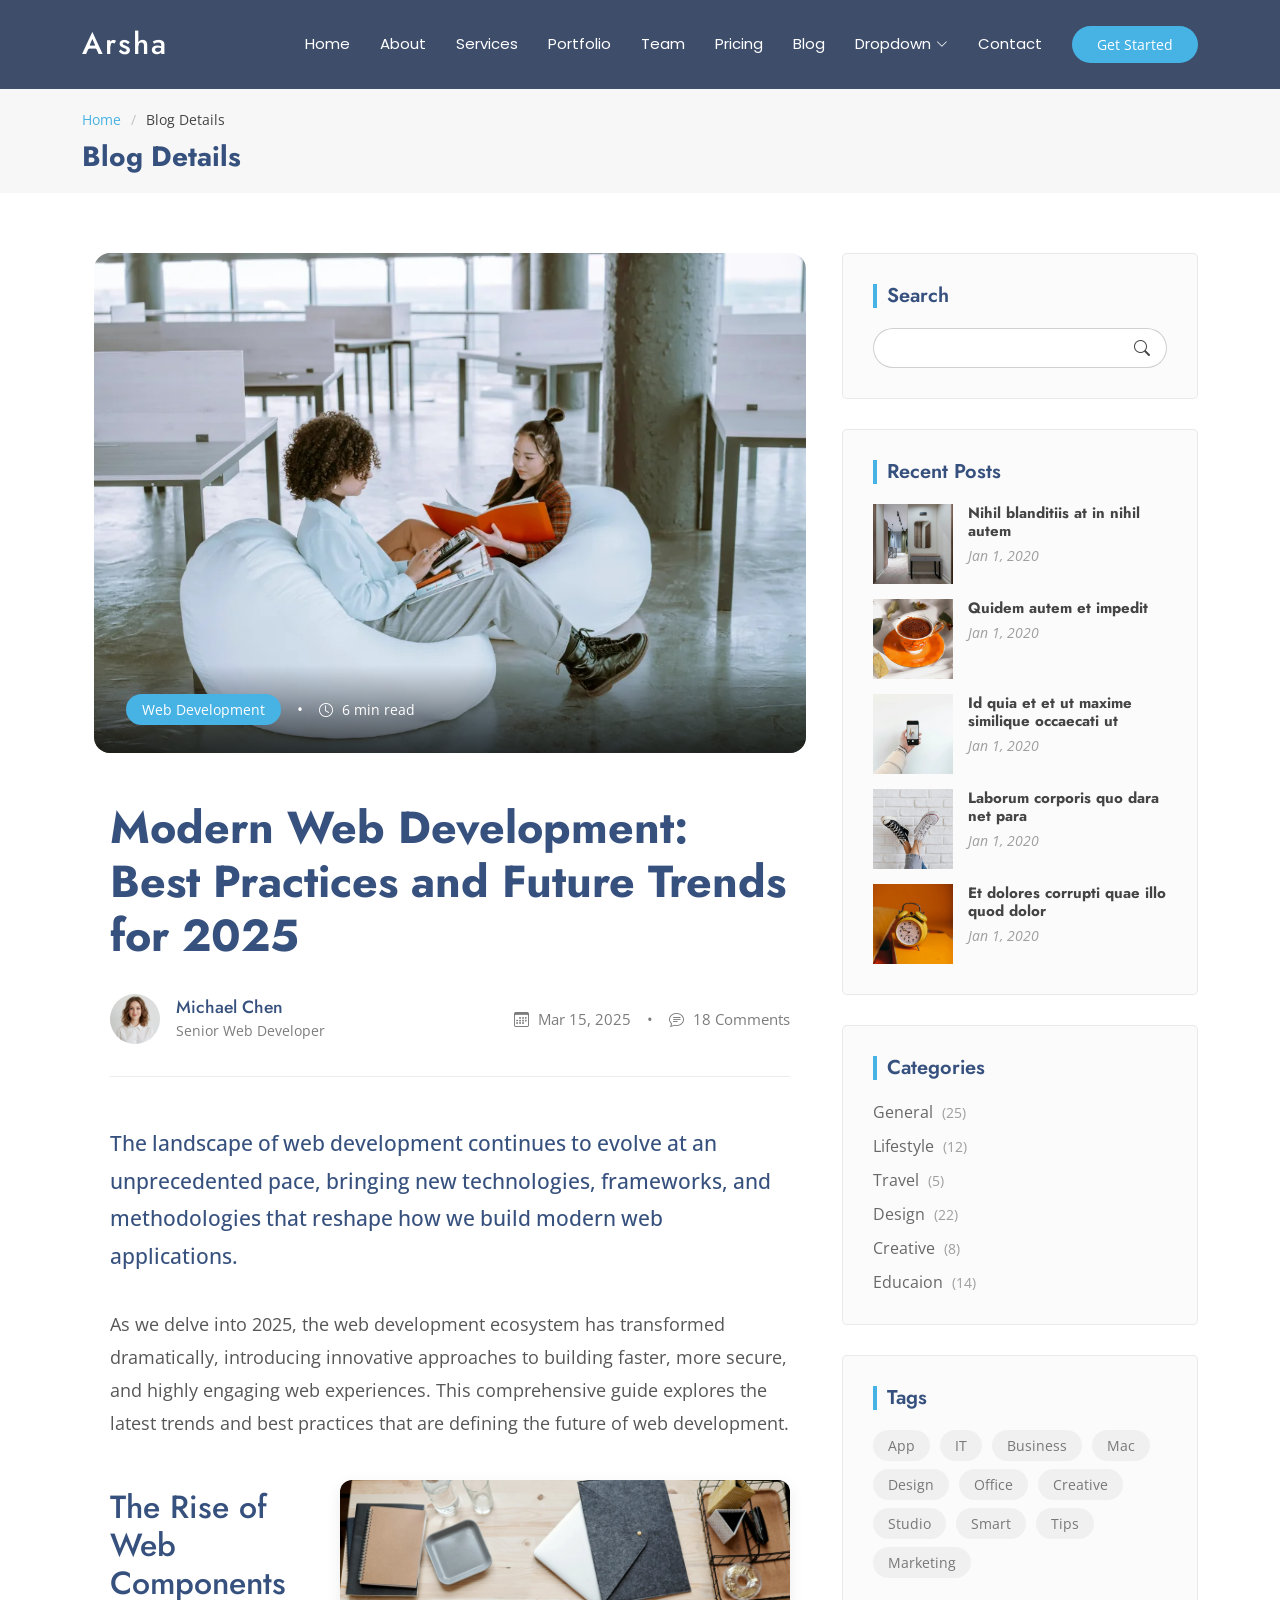
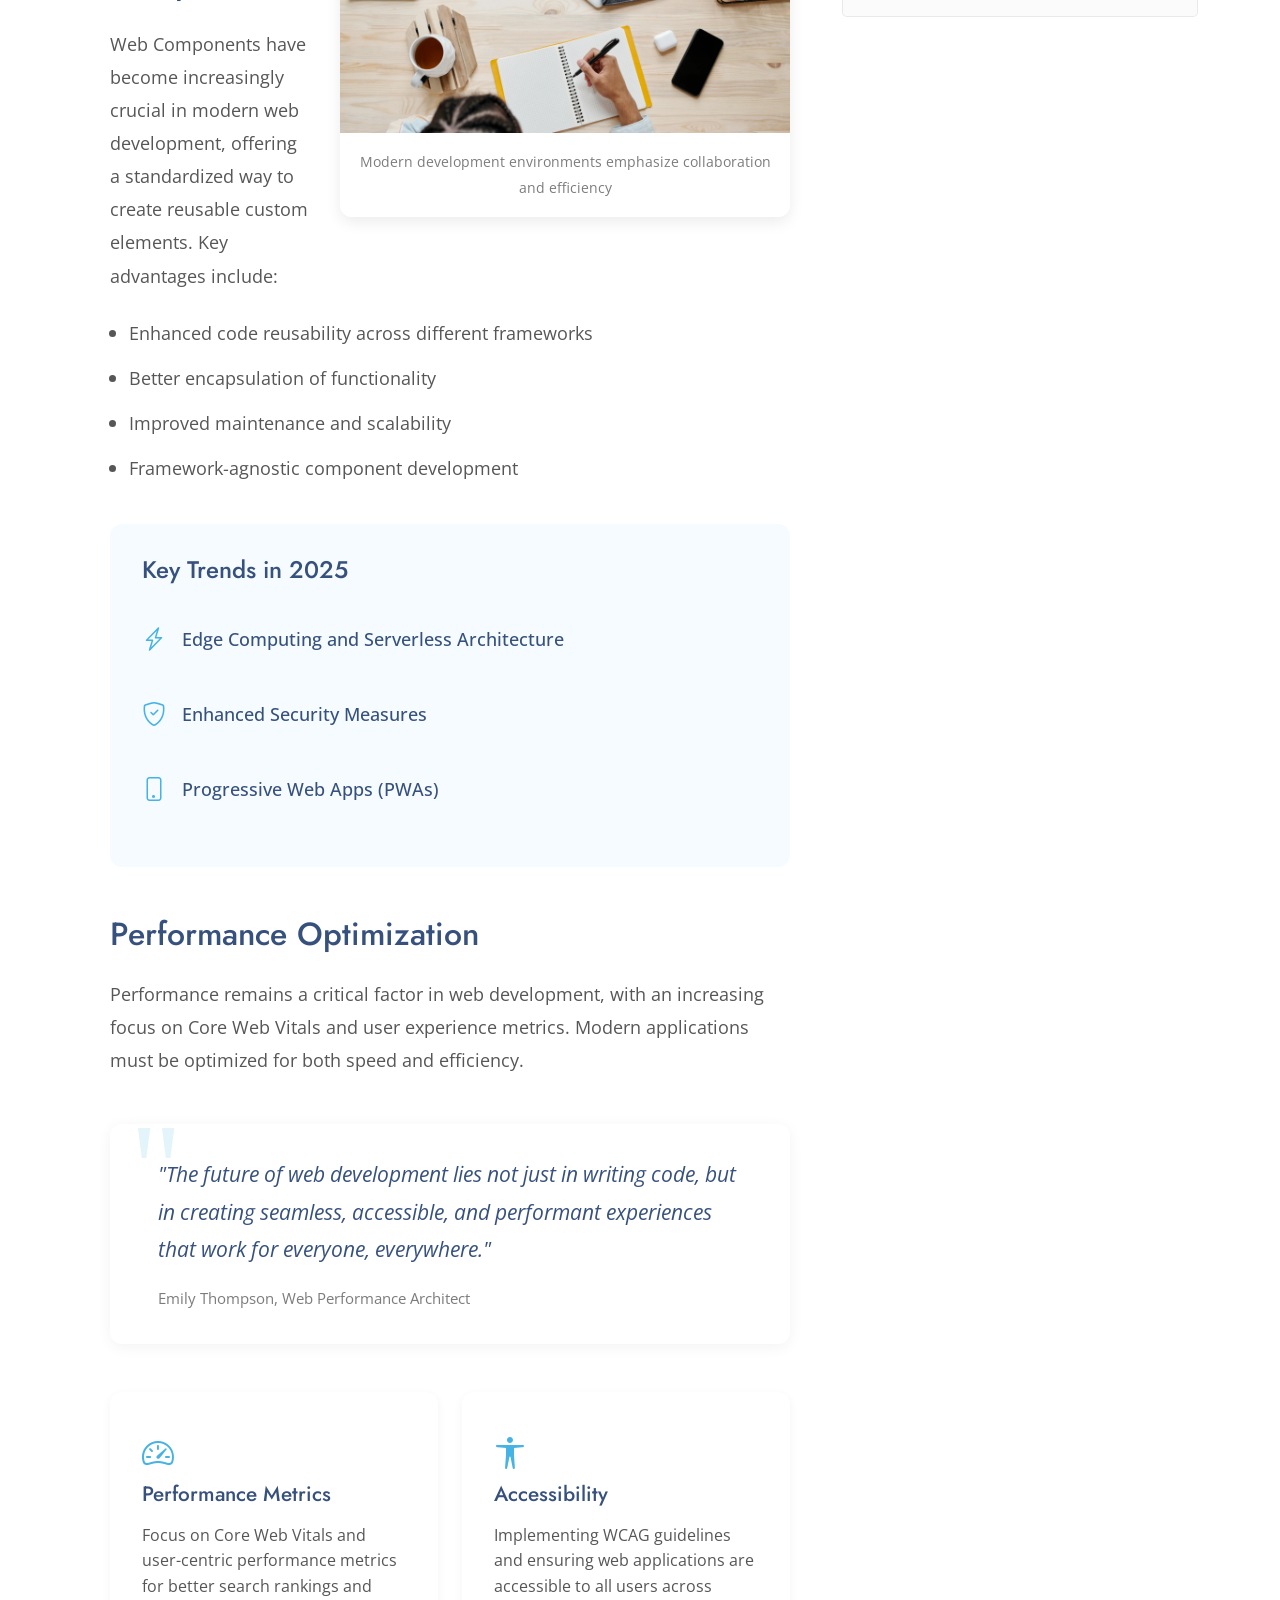
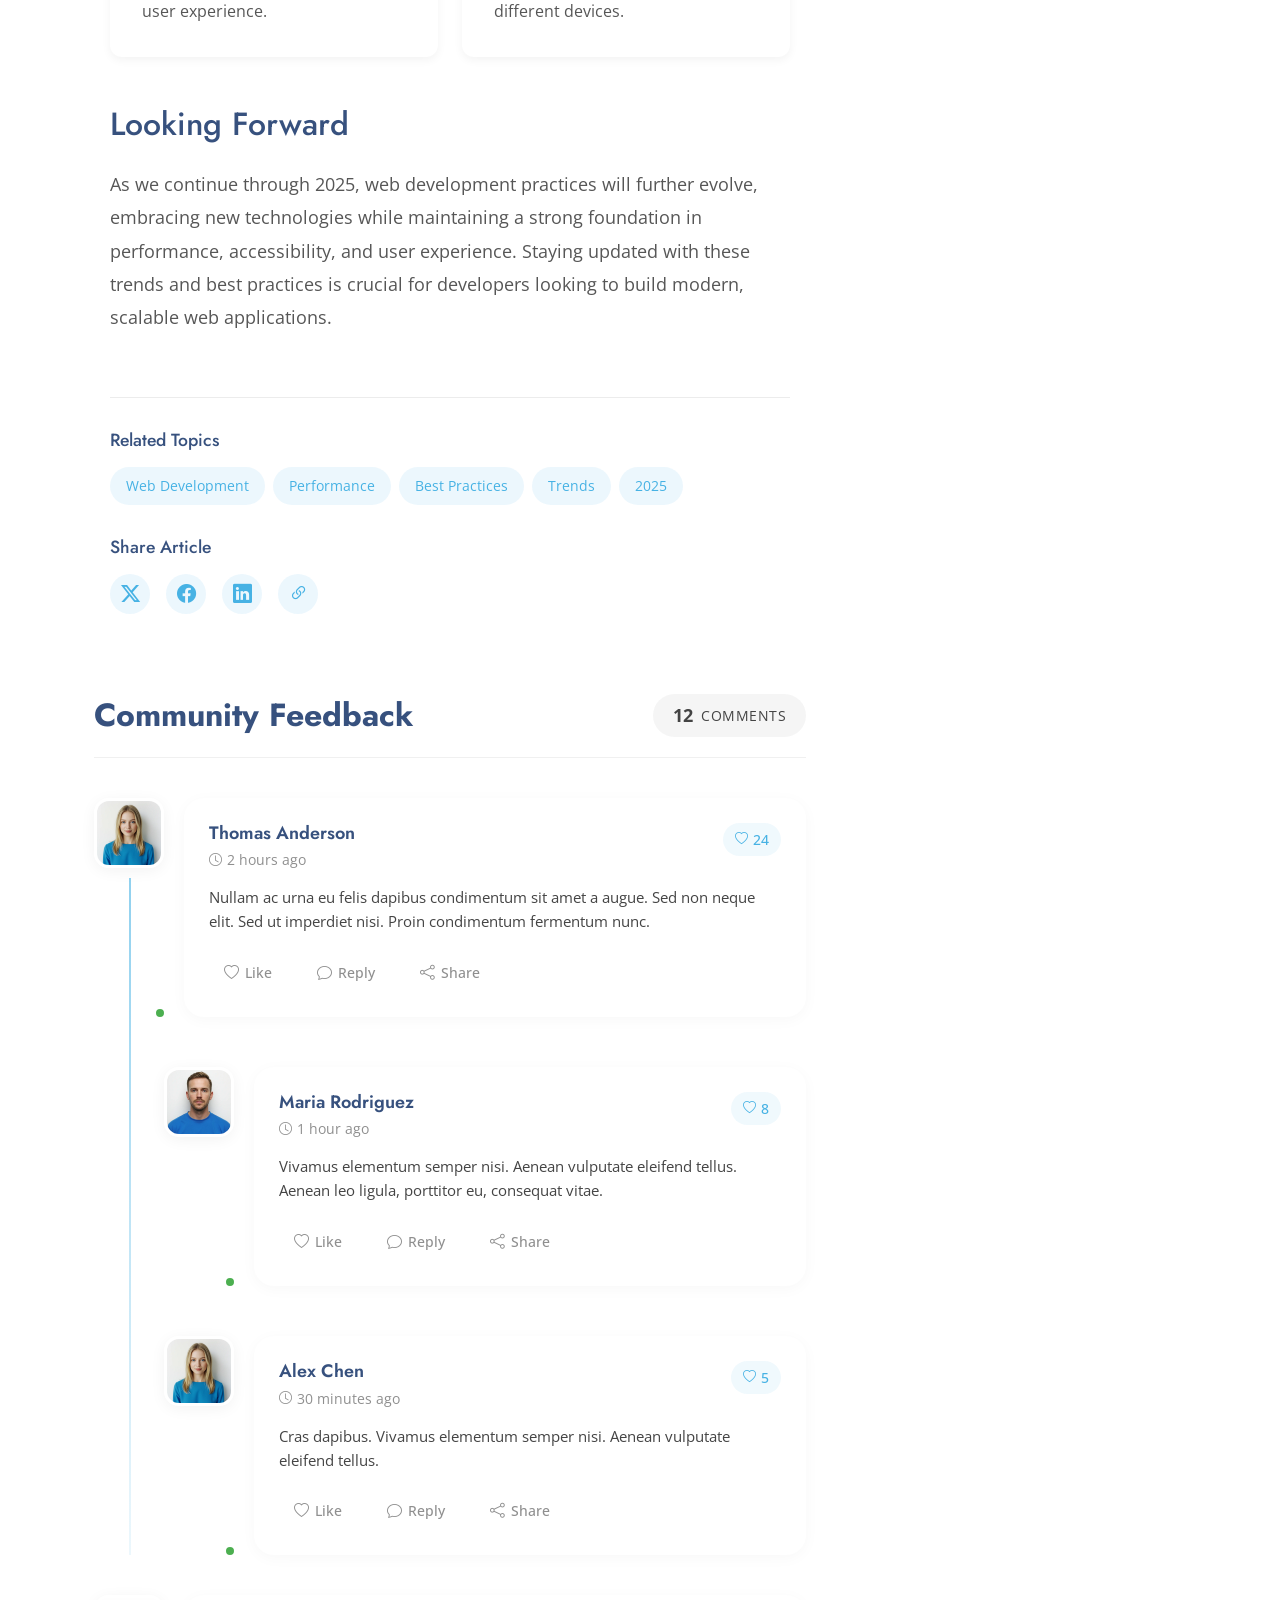
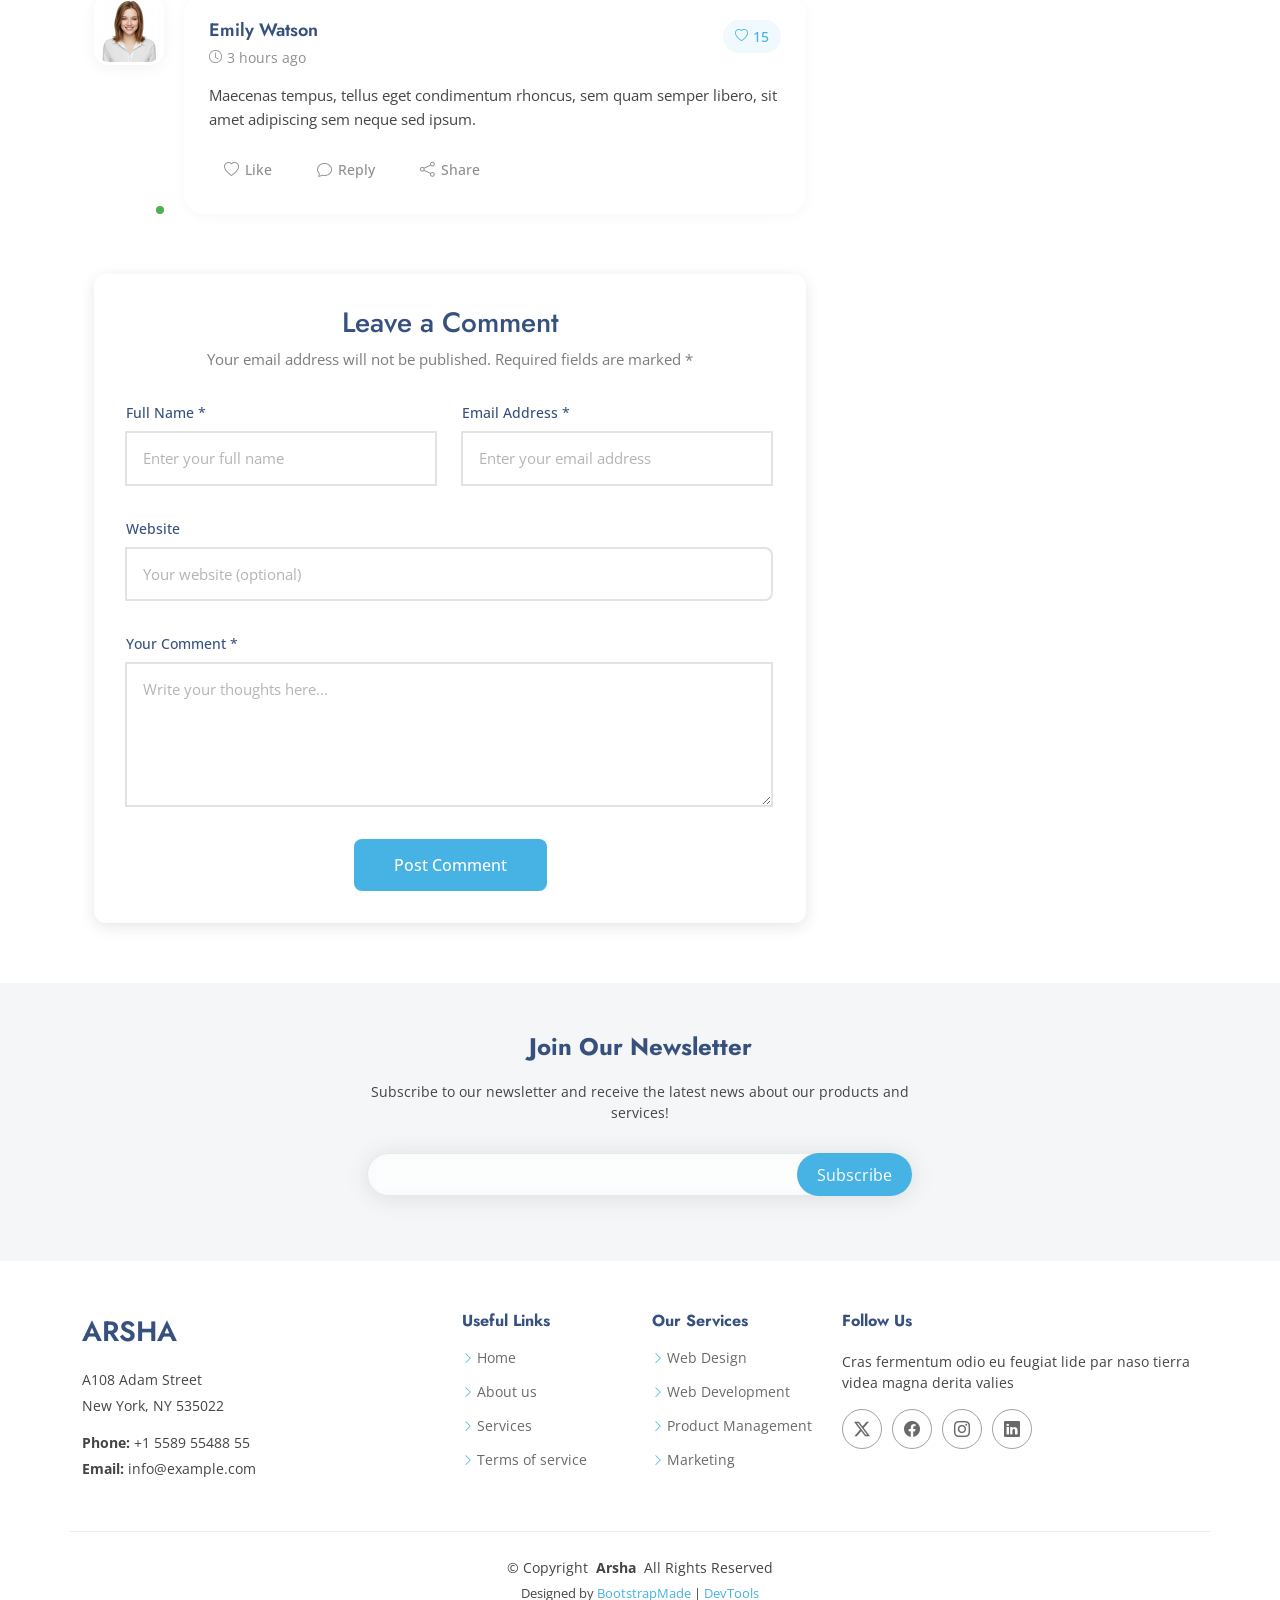
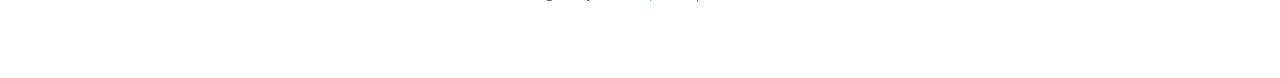
<file: blog-details.html>
<!DOCTYPE html>
<html lang="en">

<head>
  <meta charset="utf-8">
  <meta content="width=device-width, initial-scale=1.0" name="viewport">
  <title>Blog Details - Arsha Bootstrap Template</title>
  <meta name="description" content="">
  <meta name="keywords" content="">

  <!-- Favicons -->
  <link href="assets/img/favicon.png" rel="icon">
  <link href="assets/img/apple-touch-icon.png" rel="apple-touch-icon">

  <!-- Fonts -->
  <link href="https://fonts.googleapis.com" rel="preconnect">
  <link href="https://fonts.gstatic.com" rel="preconnect" crossorigin>
  <link href="https://fonts.googleapis.com/css2?family=Open+Sans:ital,wght@0,300;0,400;0,500;0,600;0,700;0,800;1,300;1,400;1,500;1,600;1,700;1,800&family=Poppins:ital,wght@0,100;0,200;0,300;0,400;0,500;0,600;0,700;0,800;0,900;1,100;1,200;1,300;1,400;1,500;1,600;1,700;1,800;1,900&family=Jost:ital,wght@0,100;0,200;0,300;0,400;0,500;0,600;0,700;0,800;0,900;1,100;1,200;1,300;1,400;1,500;1,600;1,700;1,800;1,900&display=swap" rel="stylesheet">

  <!-- Vendor CSS Files -->
  <link href="assets/vendor/bootstrap/css/bootstrap.min.css" rel="stylesheet">
  <link href="assets/vendor/bootstrap-icons/bootstrap-icons.css" rel="stylesheet">
  <link href="assets/vendor/aos/aos.css" rel="stylesheet">
  <link href="assets/vendor/glightbox/css/glightbox.min.css" rel="stylesheet">
  <link href="assets/vendor/swiper/swiper-bundle.min.css" rel="stylesheet">

  <!-- Main CSS File -->
  <link href="assets/css/main.css" rel="stylesheet">

  <!-- =======================================================
  * Template Name: Arsha
  * Template URL: https://bootstrapmade.com/arsha-free-bootstrap-html-template-corporate/
  * Updated: Feb 22 2025 with Bootstrap v5.3.3
  * Author: BootstrapMade.com
  * License: https://bootstrapmade.com/license/
  ======================================================== -->
</head>

<body class="blog-details-page">

  <header id="header" class="header d-flex align-items-center sticky-top">
    <div class="container-fluid container-xl position-relative d-flex align-items-center">

      <a href="index.html" class="logo d-flex align-items-center me-auto">
        <!-- Uncomment the line below if you also wish to use an image logo -->
        <!-- <img src="assets/img/logo.webp" alt=""> -->
        <h1 class="sitename">Arsha</h1>
      </a>

      <nav id="navmenu" class="navmenu">
        <ul>
          <li><a href="#hero">Home</a></li>
          <li><a href="#about">About</a></li>
          <li><a href="#services">Services</a></li>
          <li><a href="#portfolio">Portfolio</a></li>
          <li><a href="#team">Team</a></li>
          <li><a href="#pricing">Pricing</a></li>
          <li><a href="blog.html">Blog</a></li>
          <li class="dropdown"><a href="#"><span>Dropdown</span> <i class="bi bi-chevron-down toggle-dropdown"></i></a>
            <ul>
              <li><a href="#">Dropdown 1</a></li>
              <li class="dropdown"><a href="#"><span>Deep Dropdown</span> <i class="bi bi-chevron-down toggle-dropdown"></i></a>
                <ul>
                  <li><a href="#">Deep Dropdown 1</a></li>
                  <li><a href="#">Deep Dropdown 2</a></li>
                  <li><a href="#">Deep Dropdown 3</a></li>
                  <li><a href="#">Deep Dropdown 4</a></li>
                  <li><a href="#">Deep Dropdown 5</a></li>
                </ul>
              </li>
              <li><a href="#">Dropdown 2</a></li>
              <li><a href="#">Dropdown 3</a></li>
              <li><a href="#">Dropdown 4</a></li>
            </ul>
          </li>
          <li><a href="#contact">Contact</a></li>
        </ul>
        <i class="mobile-nav-toggle d-xl-none bi bi-list"></i>
      </nav>

      <a class="btn-getstarted" href="#about">Get Started</a>

    </div>
  </header>

  <main class="main">

    <!-- Page Title -->
    <div class="page-title" data-aos="fade">
      <div class="container">
        <nav class="breadcrumbs">
          <ol>
            <li><a href="index.html">Home</a></li>
            <li class="current">Blog Details</li>
          </ol>
        </nav>
        <h1>Blog Details</h1>
      </div>
    </div><!-- End Page Title -->

    <div class="container">
      <div class="row">

        <div class="col-lg-8">

          <!-- Blog Details Section -->
          <section id="blog-details" class="blog-details section">
            <div class="container" data-aos="fade-up">

              <article class="article">

                <div class="hero-img" data-aos="zoom-in">
                  <img src="assets/img/blog/blog-post-3.webp" alt="Featured blog image" class="img-fluid" loading="lazy">
                  <div class="meta-overlay">
                    <div class="meta-categories">
                      <a href="#" class="category">Web Development</a>
                      <span class="divider">•</span>
                      <span class="reading-time"><i class="bi bi-clock"></i> 6 min read</span>
                    </div>
                  </div>
                </div>

                <div class="article-content" data-aos="fade-up" data-aos-delay="100">
                  <div class="content-header">
                    <h1 class="title">Modern Web Development: Best Practices and Future Trends for 2025</h1>

                    <div class="author-info">
                      <div class="author-details">
                        <img src="assets/img/person/person-f-8.webp" alt="Author" class="author-img">
                        <div class="info">
                          <h4>Michael Chen</h4>
                          <span class="role">Senior Web Developer</span>
                        </div>
                      </div>
                      <div class="post-meta">
                        <span class="date"><i class="bi bi-calendar3"></i> Mar 15, 2025</span>
                        <span class="divider">•</span>
                        <span class="comments"><i class="bi bi-chat-text"></i> 18 Comments</span>
                      </div>
                    </div>
                  </div>

                  <div class="content">
                    <p class="lead">
                      The landscape of web development continues to evolve at an unprecedented pace, bringing new technologies, frameworks, and methodologies that reshape how we build modern web applications.
                    </p>

                    <p>
                      As we delve into 2025, the web development ecosystem has transformed dramatically, introducing innovative approaches to building faster, more secure, and highly engaging web experiences. This comprehensive guide explores the latest trends and best practices that are defining the future of web development.
                    </p>

                    <div class="content-image right-aligned">
                      <img src="assets/img/blog/blog-hero-2.webp" class="img-fluid" alt="Modern web development tools" loading="lazy">
                      <figcaption>Modern development environments emphasize collaboration and efficiency</figcaption>
                    </div>

                    <h2>The Rise of Web Components</h2>
                    <p>
                      Web Components have become increasingly crucial in modern web development, offering a standardized way to create reusable custom elements. Key advantages include:
                    </p>
                    <ul>
                      <li>Enhanced code reusability across different frameworks</li>
                      <li>Better encapsulation of functionality</li>
                      <li>Improved maintenance and scalability</li>
                      <li>Framework-agnostic component development</li>
                    </ul>

                    <div class="highlight-box">
                      <h3>Key Trends in 2025</h3>
                      <ul class="trend-list">
                        <li>
                          <i class="bi bi-lightning-charge"></i>
                          <span>Edge Computing and Serverless Architecture</span>
                        </li>
                        <li>
                          <i class="bi bi-shield-check"></i>
                          <span>Enhanced Security Measures</span>
                        </li>
                        <li>
                          <i class="bi bi-phone"></i>
                          <span>Progressive Web Apps (PWAs)</span>
                        </li>
                      </ul>
                    </div>

                    <h2>Performance Optimization</h2>
                    <p>
                      Performance remains a critical factor in web development, with an increasing focus on Core Web Vitals and user experience metrics. Modern applications must be optimized for both speed and efficiency.
                    </p>

                    <blockquote>
                      <p>
                        "The future of web development lies not just in writing code, but in creating seamless, accessible, and performant experiences that work for everyone, everywhere."
                      </p>
                      <cite>Emily Thompson, Web Performance Architect</cite>
                    </blockquote>

                    <div class="content-grid">
                      <div class="row g-4">
                        <div class="col-md-6">
                          <div class="info-card">
                            <i class="bi bi-speedometer2"></i>
                            <h4>Performance Metrics</h4>
                            <p>Focus on Core Web Vitals and user-centric performance metrics for better search rankings and user experience.</p>
                          </div>
                        </div>
                        <div class="col-md-6">
                          <div class="info-card">
                            <i class="bi bi-universal-access"></i>
                            <h4>Accessibility</h4>
                            <p>Implementing WCAG guidelines and ensuring web applications are accessible to all users across different devices.</p>
                          </div>
                        </div>
                      </div>
                    </div>

                    <h2>Looking Forward</h2>
                    <p>
                      As we continue through 2025, web development practices will further evolve, embracing new technologies while maintaining a strong foundation in performance, accessibility, and user experience. Staying updated with these trends and best practices is crucial for developers looking to build modern, scalable web applications.
                    </p>
                  </div>

                  <div class="meta-bottom">
                    <div class="tags-section">
                      <h4>Related Topics</h4>
                      <div class="tags">
                        <a href="#" class="tag">Web Development</a>
                        <a href="#" class="tag">Performance</a>
                        <a href="#" class="tag">Best Practices</a>
                        <a href="#" class="tag">Trends</a>
                        <a href="#" class="tag">2025</a>
                      </div>
                    </div>

                    <div class="share-section">
                      <h4>Share Article</h4>
                      <div class="social-links">
                        <a href="#" class="twitter"><i class="bi bi-twitter-x"></i></a>
                        <a href="#" class="facebook"><i class="bi bi-facebook"></i></a>
                        <a href="#" class="linkedin"><i class="bi bi-linkedin"></i></a>
                        <a href="#" class="copy-link" title="Copy Link"><i class="bi bi-link-45deg"></i></a>
                      </div>
                    </div>
                  </div>
                </div>

              </article>

            </div>
          </section><!-- /Blog Details Section -->

          <!-- Blog Comments Section -->
          <section id="blog-comments" class="blog-comments section">

            <div class="container" data-aos="fade-up" data-aos-delay="100">

              <div class="blog-comments-4">
                <div class="comments-header">
                  <h3 class="title">Community Feedback</h3>
                  <div class="comments-stats">
                    <span class="count">12</span>
                    <span class="label">Comments</span>
                  </div>
                </div>

                <div class="comments-container">
                  <!-- Comment #1 -->
                  <div class="comment-thread">
                    <div class="comment-box">
                      <div class="comment-wrapper">
                        <div class="avatar-wrapper">
                          <img src="assets/img/person/person-f-9.webp" alt="Avatar" loading="lazy">
                          <span class="status-indicator"></span>
                        </div>

                        <div class="comment-content">
                          <div class="comment-header">
                            <div class="user-info">
                              <h4>Thomas Anderson</h4>
                              <span class="time-badge">
                                <i class="bi bi-clock"></i>
                                2 hours ago
                              </span>
                            </div>
                            <div class="engagement">
                              <span class="likes">
                                <i class="bi bi-heart"></i>
                                24
                              </span>
                            </div>
                          </div>

                          <div class="comment-body">
                            <p>Nullam ac urna eu felis dapibus condimentum sit amet a augue. Sed non neque elit. Sed ut imperdiet nisi. Proin condimentum fermentum nunc.</p>
                          </div>

                          <div class="comment-actions">
                            <button class="action-btn like-btn" aria-label="Like comment">
                              <i class="bi bi-heart"></i>
                              <span>Like</span>
                            </button>
                            <button class="action-btn reply-btn" aria-label="Reply to comment">
                              <i class="bi bi-chat"></i>
                              <span>Reply</span>
                            </button>
                            <button class="action-btn share-btn" aria-label="Share comment">
                              <i class="bi bi-share"></i>
                              <span>Share</span>
                            </button>
                          </div>
                        </div>
                      </div>
                    </div>

                    <!-- Replies Container -->
                    <div class="replies-container">
                      <!-- Reply #1 -->
                      <div class="comment-box reply">
                        <div class="comment-wrapper">
                          <div class="avatar-wrapper">
                            <img src="assets/img/person/person-m-9.webp" alt="Avatar" loading="lazy">
                            <span class="status-indicator"></span>
                          </div>

                          <div class="comment-content">
                            <div class="comment-header">
                              <div class="user-info">
                                <h4>Maria Rodriguez</h4>
                                <span class="time-badge">
                                  <i class="bi bi-clock"></i>
                                  1 hour ago
                                </span>
                              </div>
                              <div class="engagement">
                                <span class="likes">
                                  <i class="bi bi-heart"></i>
                                  8
                                </span>
                              </div>
                            </div>

                            <div class="comment-body">
                              <p>Vivamus elementum semper nisi. Aenean vulputate eleifend tellus. Aenean leo ligula, porttitor eu, consequat vitae.</p>
                            </div>

                            <div class="comment-actions">
                              <button class="action-btn like-btn" aria-label="Like comment">
                                <i class="bi bi-heart"></i>
                                <span>Like</span>
                              </button>
                              <button class="action-btn reply-btn" aria-label="Reply to comment">
                                <i class="bi bi-chat"></i>
                                <span>Reply</span>
                              </button>
                              <button class="action-btn share-btn" aria-label="Share comment">
                                <i class="bi bi-share"></i>
                                <span>Share</span>
                              </button>
                            </div>
                          </div>
                        </div>
                      </div>

                      <!-- Reply #2 -->
                      <div class="comment-box reply">
                        <div class="comment-wrapper">
                          <div class="avatar-wrapper">
                            <img src="assets/img/person/person-f-9.webp" alt="Avatar" loading="lazy">
                            <span class="status-indicator"></span>
                          </div>

                          <div class="comment-content">
                            <div class="comment-header">
                              <div class="user-info">
                                <h4>Alex Chen</h4>
                                <span class="time-badge">
                                  <i class="bi bi-clock"></i>
                                  30 minutes ago
                                </span>
                              </div>
                              <div class="engagement">
                                <span class="likes">
                                  <i class="bi bi-heart"></i>
                                  5
                                </span>
                              </div>
                            </div>

                            <div class="comment-body">
                              <p>Cras dapibus. Vivamus elementum semper nisi. Aenean vulputate eleifend tellus.</p>
                            </div>

                            <div class="comment-actions">
                              <button class="action-btn like-btn" aria-label="Like comment">
                                <i class="bi bi-heart"></i>
                                <span>Like</span>
                              </button>
                              <button class="action-btn reply-btn" aria-label="Reply to comment">
                                <i class="bi bi-chat"></i>
                                <span>Reply</span>
                              </button>
                              <button class="action-btn share-btn" aria-label="Share comment">
                                <i class="bi bi-share"></i>
                                <span>Share</span>
                              </button>
                            </div>
                          </div>
                        </div>
                      </div>
                    </div>
                  </div>

                  <!-- Comment #2 -->
                  <div class="comment-thread">
                    <div class="comment-box">
                      <div class="comment-wrapper">
                        <div class="avatar-wrapper">
                          <img src="assets/img/person/person-f-7.webp" alt="Avatar" loading="lazy">
                          <span class="status-indicator"></span>
                        </div>

                        <div class="comment-content">
                          <div class="comment-header">
                            <div class="user-info">
                              <h4>Emily Watson</h4>
                              <span class="time-badge">
                                <i class="bi bi-clock"></i>
                                3 hours ago
                              </span>
                            </div>
                            <div class="engagement">
                              <span class="likes">
                                <i class="bi bi-heart"></i>
                                15
                              </span>
                            </div>
                          </div>

                          <div class="comment-body">
                            <p>Maecenas tempus, tellus eget condimentum rhoncus, sem quam semper libero, sit amet adipiscing sem neque sed ipsum.</p>
                          </div>

                          <div class="comment-actions">
                            <button class="action-btn like-btn" aria-label="Like comment">
                              <i class="bi bi-heart"></i>
                              <span>Like</span>
                            </button>
                            <button class="action-btn reply-btn" aria-label="Reply to comment">
                              <i class="bi bi-chat"></i>
                              <span>Reply</span>
                            </button>
                            <button class="action-btn share-btn" aria-label="Share comment">
                              <i class="bi bi-share"></i>
                              <span>Share</span>
                            </button>
                          </div>
                        </div>
                      </div>
                    </div>
                  </div>
                </div>
              </div>

            </div>

          </section><!-- /Blog Comments Section -->

          <!-- Blog Comment Form Section -->
          <section id="blog-comment-form" class="blog-comment-form section">

            <div class="container" data-aos="fade-up" data-aos-delay="100">

              <form method="post" role="form">

                <div class="form-header">
                  <h3>Leave a Comment</h3>
                  <p>Your email address will not be published. Required fields are marked *</p>
                </div>

                <div class="row gy-3">
                  <div class="col-md-6">
                    <div class="input-group">
                      <label for="name">Full Name *</label>
                      <input type="text" name="name" id="name" placeholder="Enter your full name" required="">
                      <span class="error-text">Please enter your name</span>
                    </div>
                  </div>

                  <div class="col-md-6">
                    <div class="input-group">
                      <label for="email">Email Address *</label>
                      <input type="email" name="email" id="email" placeholder="Enter your email address" required="">
                      <span class="error-text">Please enter a valid email address</span>
                    </div>
                  </div>

                  <div class="col-12">
                    <div class="input-group">
                      <label for="website">Website</label>
                      <input type="url" name="website" id="website" placeholder="Your website (optional)">
                    </div>
                  </div>

                  <div class="col-12">
                    <div class="input-group">
                      <label for="comment">Your Comment *</label>
                      <textarea name="comment" id="comment" rows="5" placeholder="Write your thoughts here..." required=""></textarea>
                      <span class="error-text">Please enter your comment</span>
                    </div>
                  </div>

                  <div class="col-12 text-center">
                    <button type="submit">Post Comment</button>
                  </div>
                </div>

              </form>

            </div>

          </section><!-- /Blog Comment Form Section -->

        </div>

        <div class="col-lg-4 sidebar">

          <div class="widgets-container" data-aos="fade-up" data-aos-delay="200">

            <!-- Search Widget -->
            <div class="search-widget widget-item">

              <h3 class="widget-title">Search</h3>
              <form action="">
                <input type="text">
                <button type="submit" title="Search"><i class="bi bi-search"></i></button>
              </form>

            </div><!--/Search Widget -->

            <!-- Recent Posts Widget -->
            <div class="recent-posts-widget widget-item">

              <h3 class="widget-title">Recent Posts</h3>

              <div class="post-item">
                <img src="assets/img/blog/blog-post-square-1.webp" alt="" class="flex-shrink-0">
                <div>
                  <h4><a href="blog-details.html">Nihil blanditiis at in nihil autem</a></h4>
                  <time datetime="2020-01-01">Jan 1, 2020</time>
                </div>
              </div><!-- End recent post item-->

              <div class="post-item">
                <img src="assets/img/blog/blog-post-square-2.webp" alt="" class="flex-shrink-0">
                <div>
                  <h4><a href="blog-details.html">Quidem autem et impedit</a></h4>
                  <time datetime="2020-01-01">Jan 1, 2020</time>
                </div>
              </div><!-- End recent post item-->

              <div class="post-item">
                <img src="assets/img/blog/blog-post-square-3.webp" alt="" class="flex-shrink-0">
                <div>
                  <h4><a href="blog-details.html">Id quia et et ut maxime similique occaecati ut</a></h4>
                  <time datetime="2020-01-01">Jan 1, 2020</time>
                </div>
              </div><!-- End recent post item-->

              <div class="post-item">
                <img src="assets/img/blog/blog-post-square-4.webp" alt="" class="flex-shrink-0">
                <div>
                  <h4><a href="blog-details.html">Laborum corporis quo dara net para</a></h4>
                  <time datetime="2020-01-01">Jan 1, 2020</time>
                </div>
              </div><!-- End recent post item-->

              <div class="post-item">
                <img src="assets/img/blog/blog-post-square-5.webp" alt="" class="flex-shrink-0">
                <div>
                  <h4><a href="blog-details.html">Et dolores corrupti quae illo quod dolor</a></h4>
                  <time datetime="2020-01-01">Jan 1, 2020</time>
                </div>
              </div><!-- End recent post item-->

            </div><!--/Recent Posts Widget -->

            <!-- Categories Widget -->
            <div class="categories-widget widget-item">

              <h3 class="widget-title">Categories</h3>
              <ul class="mt-3">
                <li><a href="#">General <span>(25)</span></a></li>
                <li><a href="#">Lifestyle <span>(12)</span></a></li>
                <li><a href="#">Travel <span>(5)</span></a></li>
                <li><a href="#">Design <span>(22)</span></a></li>
                <li><a href="#">Creative <span>(8)</span></a></li>
                <li><a href="#">Educaion <span>(14)</span></a></li>
              </ul>

            </div><!--/Categories Widget -->

            <!-- Tags Widget -->
            <div class="tags-widget widget-item">

              <h3 class="widget-title">Tags</h3>
              <ul>
                <li><a href="#">App</a></li>
                <li><a href="#">IT</a></li>
                <li><a href="#">Business</a></li>
                <li><a href="#">Mac</a></li>
                <li><a href="#">Design</a></li>
                <li><a href="#">Office</a></li>
                <li><a href="#">Creative</a></li>
                <li><a href="#">Studio</a></li>
                <li><a href="#">Smart</a></li>
                <li><a href="#">Tips</a></li>
                <li><a href="#">Marketing</a></li>
              </ul>

            </div><!--/Tags Widget -->

          </div>

        </div>

      </div>
    </div>

  </main>

  <footer id="footer" class="footer">

    <div class="footer-newsletter">
      <div class="container">
        <div class="row justify-content-center text-center">
          <div class="col-lg-6">
            <h4>Join Our Newsletter</h4>
            <p>Subscribe to our newsletter and receive the latest news about our products and services!</p>
            <form action="forms/newsletter.php" method="post" class="php-email-form">
              <div class="newsletter-form"><input type="email" name="email"><input type="submit" value="Subscribe"></div>
              <div class="loading">Loading</div>
              <div class="error-message"></div>
              <div class="sent-message">Your subscription request has been sent. Thank you!</div>
            </form>
          </div>
        </div>
      </div>
    </div>

    <div class="container footer-top">
      <div class="row gy-4">
        <div class="col-lg-4 col-md-6 footer-about">
          <a href="index.html" class="d-flex align-items-center">
            <span class="sitename">Arsha</span>
          </a>
          <div class="footer-contact pt-3">
            <p>A108 Adam Street</p>
            <p>New York, NY 535022</p>
            <p class="mt-3"><strong>Phone:</strong> <span>+1 5589 55488 55</span></p>
            <p><strong>Email:</strong> <span>info@example.com</span></p>
          </div>
        </div>

        <div class="col-lg-2 col-md-3 footer-links">
          <h4>Useful Links</h4>
          <ul>
            <li><i class="bi bi-chevron-right"></i> <a href="#">Home</a></li>
            <li><i class="bi bi-chevron-right"></i> <a href="#">About us</a></li>
            <li><i class="bi bi-chevron-right"></i> <a href="#">Services</a></li>
            <li><i class="bi bi-chevron-right"></i> <a href="#">Terms of service</a></li>
          </ul>
        </div>

        <div class="col-lg-2 col-md-3 footer-links">
          <h4>Our Services</h4>
          <ul>
            <li><i class="bi bi-chevron-right"></i> <a href="#">Web Design</a></li>
            <li><i class="bi bi-chevron-right"></i> <a href="#">Web Development</a></li>
            <li><i class="bi bi-chevron-right"></i> <a href="#">Product Management</a></li>
            <li><i class="bi bi-chevron-right"></i> <a href="#">Marketing</a></li>
          </ul>
        </div>

        <div class="col-lg-4 col-md-12">
          <h4>Follow Us</h4>
          <p>Cras fermentum odio eu feugiat lide par naso tierra videa magna derita valies</p>
          <div class="social-links d-flex">
            <a href=""><i class="bi bi-twitter-x"></i></a>
            <a href=""><i class="bi bi-facebook"></i></a>
            <a href=""><i class="bi bi-instagram"></i></a>
            <a href=""><i class="bi bi-linkedin"></i></a>
          </div>
        </div>

      </div>
    </div>

    <div class="container copyright text-center mt-4">
      <p>© <span>Copyright</span> <strong class="px-1 sitename">Arsha</strong> <span>All Rights Reserved</span></p>
      <div class="credits">
        <!-- All the links in the footer should remain intact. -->
        <!-- You can delete the links only if you've purchased the pro version. -->
        <!-- Licensing information: https://bootstrapmade.com/license/ -->
        <!-- Purchase the pro version with working PHP/AJAX contact form: [buy-url] -->
        Designed by <a href="https://bootstrapmade.com/">BootstrapMade</a> | <a href="https://bootstrapmade.com/tools/">DevTools</a>
      </div>
    </div>

  </footer>

  <!-- Scroll Top -->
  <a href="#" id="scroll-top" class="scroll-top d-flex align-items-center justify-content-center"><i class="bi bi-arrow-up-short"></i></a>

  <!-- Preloader -->
  <div id="preloader"></div>

  <!-- Vendor JS Files -->
  <script src="assets/vendor/bootstrap/js/bootstrap.bundle.min.js"></script>
  <script src="assets/vendor/php-email-form/validate.js"></script>
  <script src="assets/vendor/aos/aos.js"></script>
  <script src="assets/vendor/glightbox/js/glightbox.min.js"></script>
  <script src="assets/vendor/swiper/swiper-bundle.min.js"></script>
  <script src="assets/vendor/waypoints/noframework.waypoints.js"></script>
  <script src="assets/vendor/imagesloaded/imagesloaded.pkgd.min.js"></script>
  <script src="assets/vendor/isotope-layout/isotope.pkgd.min.js"></script>

  <!-- Main JS File -->
  <script src="assets/js/main.js"></script>

</body>

</html>
</file>
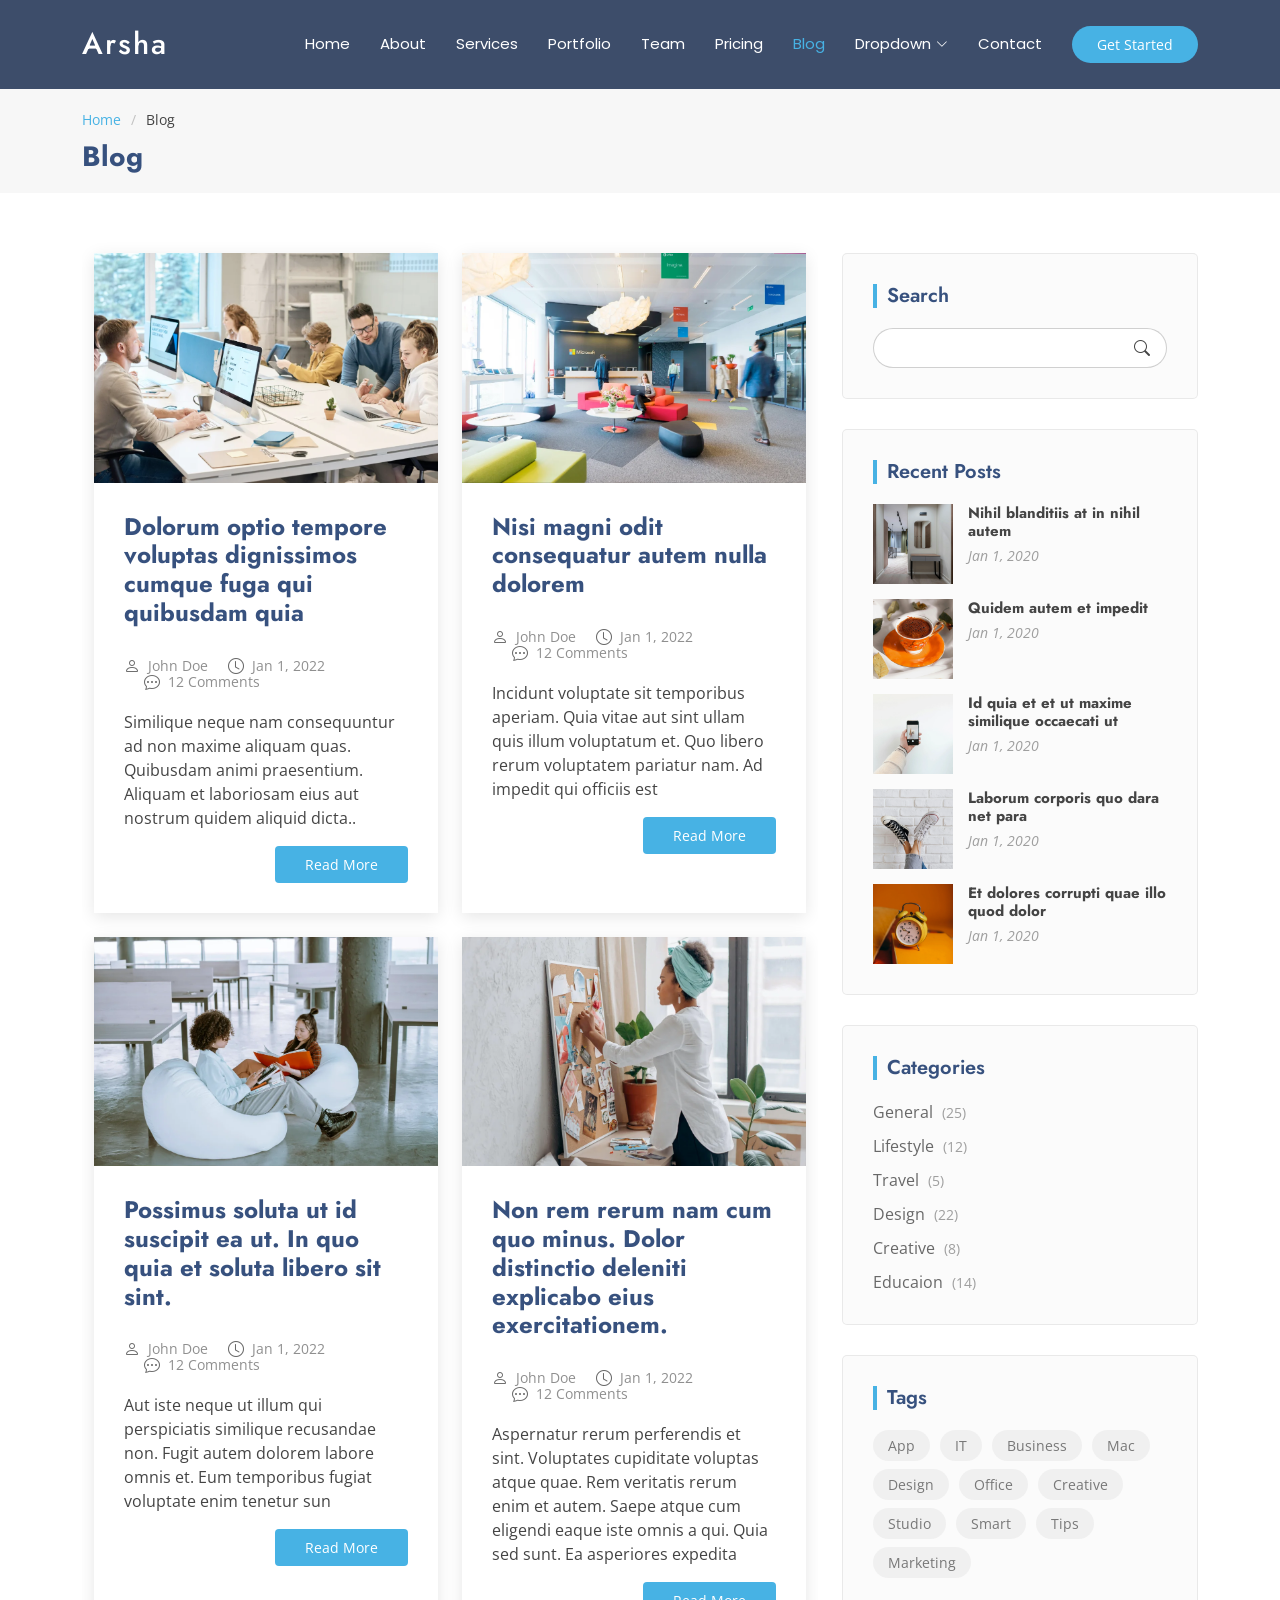
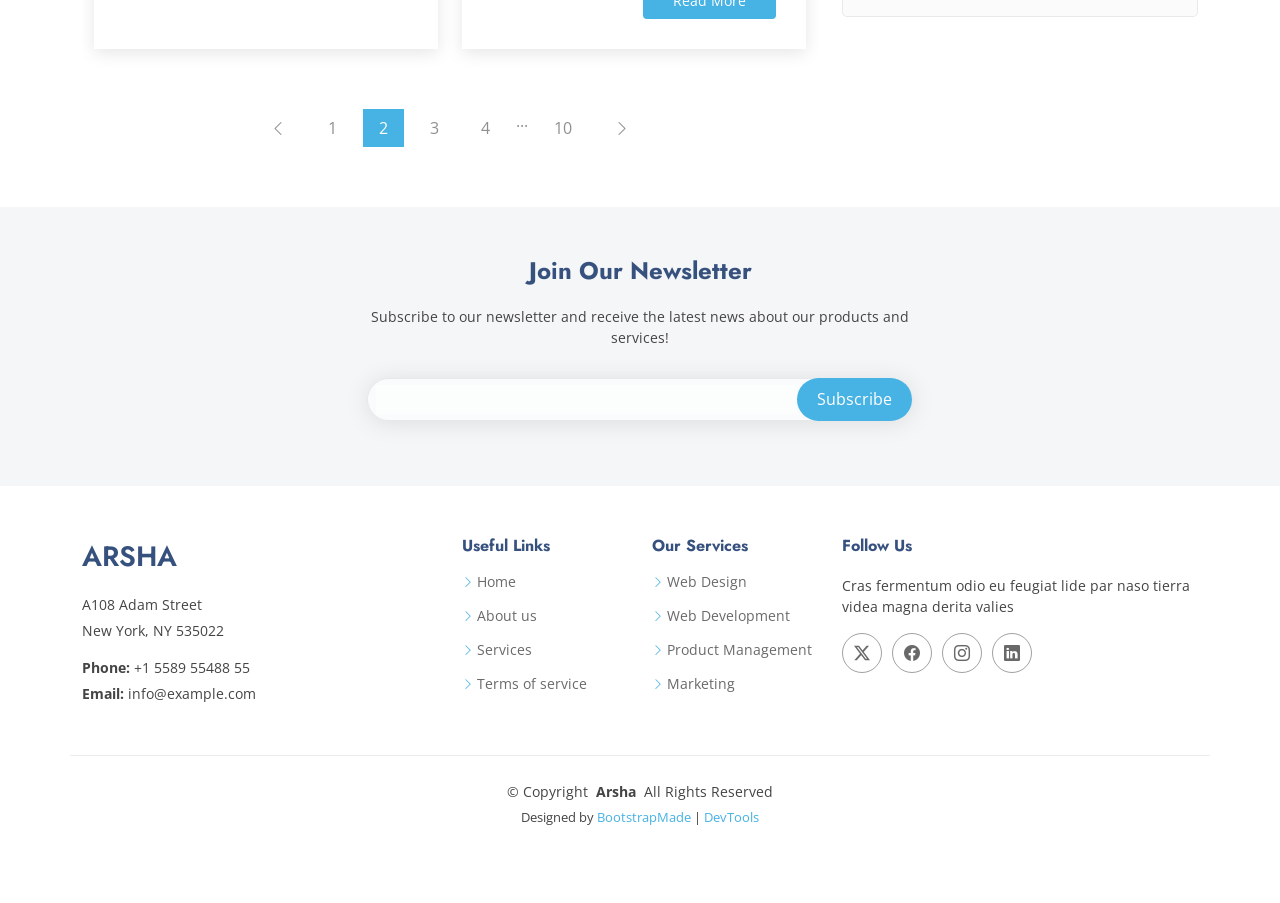
<file: blog.html>
<!DOCTYPE html>
<html lang="en">

<head>
  <meta charset="utf-8">
  <meta content="width=device-width, initial-scale=1.0" name="viewport">
  <title>Blog - Arsha Bootstrap Template</title>
  <meta name="description" content="">
  <meta name="keywords" content="">

  <!-- Favicons -->
  <link href="assets/img/favicon.png" rel="icon">
  <link href="assets/img/apple-touch-icon.png" rel="apple-touch-icon">

  <!-- Fonts -->
  <link href="https://fonts.googleapis.com" rel="preconnect">
  <link href="https://fonts.gstatic.com" rel="preconnect" crossorigin>
  <link href="https://fonts.googleapis.com/css2?family=Open+Sans:ital,wght@0,300;0,400;0,500;0,600;0,700;0,800;1,300;1,400;1,500;1,600;1,700;1,800&family=Poppins:ital,wght@0,100;0,200;0,300;0,400;0,500;0,600;0,700;0,800;0,900;1,100;1,200;1,300;1,400;1,500;1,600;1,700;1,800;1,900&family=Jost:ital,wght@0,100;0,200;0,300;0,400;0,500;0,600;0,700;0,800;0,900;1,100;1,200;1,300;1,400;1,500;1,600;1,700;1,800;1,900&display=swap" rel="stylesheet">

  <!-- Vendor CSS Files -->
  <link href="assets/vendor/bootstrap/css/bootstrap.min.css" rel="stylesheet">
  <link href="assets/vendor/bootstrap-icons/bootstrap-icons.css" rel="stylesheet">
  <link href="assets/vendor/aos/aos.css" rel="stylesheet">
  <link href="assets/vendor/glightbox/css/glightbox.min.css" rel="stylesheet">
  <link href="assets/vendor/swiper/swiper-bundle.min.css" rel="stylesheet">

  <!-- Main CSS File -->
  <link href="assets/css/main.css" rel="stylesheet">

  <!-- =======================================================
  * Template Name: Arsha
  * Template URL: https://bootstrapmade.com/arsha-free-bootstrap-html-template-corporate/
  * Updated: Feb 22 2025 with Bootstrap v5.3.3
  * Author: BootstrapMade.com
  * License: https://bootstrapmade.com/license/
  ======================================================== -->
</head>

<body class="blog-page">

  <header id="header" class="header d-flex align-items-center sticky-top">
    <div class="container-fluid container-xl position-relative d-flex align-items-center">

      <a href="index.html" class="logo d-flex align-items-center me-auto">
        <!-- Uncomment the line below if you also wish to use an image logo -->
        <!-- <img src="assets/img/logo.webp" alt=""> -->
        <h1 class="sitename">Arsha</h1>
      </a>

      <nav id="navmenu" class="navmenu">
        <ul>
          <li><a href="#hero">Home</a></li>
          <li><a href="#about">About</a></li>
          <li><a href="#services">Services</a></li>
          <li><a href="#portfolio">Portfolio</a></li>
          <li><a href="#team">Team</a></li>
          <li><a href="#pricing">Pricing</a></li>
          <li><a href="blog.html" class="active">Blog</a></li>
          <li class="dropdown"><a href="#"><span>Dropdown</span> <i class="bi bi-chevron-down toggle-dropdown"></i></a>
            <ul>
              <li><a href="#">Dropdown 1</a></li>
              <li class="dropdown"><a href="#"><span>Deep Dropdown</span> <i class="bi bi-chevron-down toggle-dropdown"></i></a>
                <ul>
                  <li><a href="#">Deep Dropdown 1</a></li>
                  <li><a href="#">Deep Dropdown 2</a></li>
                  <li><a href="#">Deep Dropdown 3</a></li>
                  <li><a href="#">Deep Dropdown 4</a></li>
                  <li><a href="#">Deep Dropdown 5</a></li>
                </ul>
              </li>
              <li><a href="#">Dropdown 2</a></li>
              <li><a href="#">Dropdown 3</a></li>
              <li><a href="#">Dropdown 4</a></li>
            </ul>
          </li>
          <li><a href="#contact">Contact</a></li>
        </ul>
        <i class="mobile-nav-toggle d-xl-none bi bi-list"></i>
      </nav>

      <a class="btn-getstarted" href="#about">Get Started</a>

    </div>
  </header>

  <main class="main">

    <!-- Page Title -->
    <div class="page-title" data-aos="fade">
      <div class="container">
        <nav class="breadcrumbs">
          <ol>
            <li><a href="index.html">Home</a></li>
            <li class="current">Blog</li>
          </ol>
        </nav>
        <h1>Blog</h1>
      </div>
    </div><!-- End Page Title -->

    <div class="container">
      <div class="row">

        <div class="col-lg-8">

          <!-- Blog Posts Section -->
          <section id="blog-posts" class="blog-posts section">

            <div class="container" data-aos="fade-up" data-aos-delay="100">

              <div class="row gy-4">

                <div class="col-lg-6">
                  <article>

                    <div class="post-img">
                      <img src="assets/img/blog/blog-post-1.webp" alt="" class="img-fluid">
                    </div>

                    <h2 class="title">
                      <a href="blog-details.html">Dolorum optio tempore voluptas dignissimos cumque fuga qui quibusdam quia</a>
                    </h2>

                    <div class="meta-top">
                      <ul>
                        <li class="d-flex align-items-center"><i class="bi bi-person"></i> <a href="blog-details.html">John Doe</a></li>
                        <li class="d-flex align-items-center"><i class="bi bi-clock"></i> <a href="blog-details.html"><time datetime="2022-01-01">Jan 1, 2022</time></a></li>
                        <li class="d-flex align-items-center"><i class="bi bi-chat-dots"></i> <a href="blog-details.html">12 Comments</a></li>
                      </ul>
                    </div>

                    <div class="content">
                      <p>
                        Similique neque nam consequuntur ad non maxime aliquam quas. Quibusdam animi praesentium. Aliquam et laboriosam eius aut nostrum quidem aliquid dicta..
                      </p>

                      <div class="read-more">
                        <a href="blog-details.html">Read More</a>
                      </div>
                    </div>

                  </article>
                </div><!-- End post list item -->

                <div class="col-lg-6">

                  <article>

                    <div class="post-img">
                      <img src="assets/img/blog/blog-post-2.webp" alt="" class="img-fluid">
                    </div>

                    <h2 class="title">
                      <a href="blog-details.html">Nisi magni odit consequatur autem nulla dolorem</a>
                    </h2>

                    <div class="meta-top">
                      <ul>
                        <li class="d-flex align-items-center"><i class="bi bi-person"></i> <a href="blog-details.html">John Doe</a></li>
                        <li class="d-flex align-items-center"><i class="bi bi-clock"></i> <a href="blog-details.html"><time datetime="2022-01-01">Jan 1, 2022</time></a></li>
                        <li class="d-flex align-items-center"><i class="bi bi-chat-dots"></i> <a href="blog-details.html">12 Comments</a></li>
                      </ul>
                    </div>

                    <div class="content">
                      <p>
                        Incidunt voluptate sit temporibus aperiam. Quia vitae aut sint ullam quis illum voluptatum et. Quo libero rerum voluptatem pariatur nam.
                        Ad impedit qui officiis est</p>
                      <div class="read-more">
                        <a href="blog-details.html">Read More</a>
                      </div>
                    </div>

                  </article>

                </div><!-- End post list item -->

                <div class="col-lg-6">

                  <article>

                    <div class="post-img">
                      <img src="assets/img/blog/blog-post-3.webp" alt="" class="img-fluid">
                    </div>

                    <h2 class="title">
                      <a href="blog-details.html">Possimus soluta ut id suscipit ea ut. In quo quia et soluta libero sit sint.</a>
                    </h2>

                    <div class="meta-top">
                      <ul>
                        <li class="d-flex align-items-center"><i class="bi bi-person"></i> <a href="blog-details.html">John Doe</a></li>
                        <li class="d-flex align-items-center"><i class="bi bi-clock"></i> <a href="blog-details.html"><time datetime="2022-01-01">Jan 1, 2022</time></a></li>
                        <li class="d-flex align-items-center"><i class="bi bi-chat-dots"></i> <a href="blog-details.html">12 Comments</a></li>
                      </ul>
                    </div>

                    <div class="content">
                      <p>
                        Aut iste neque ut illum qui perspiciatis similique recusandae non. Fugit autem dolorem labore omnis et. Eum temporibus fugiat voluptate enim tenetur sun</p>
                      <div class="read-more">
                        <a href="blog-details.html">Read More</a>
                      </div>
                    </div>

                  </article>

                </div><!-- End post list item -->

                <div class="col-lg-6">

                  <article>

                    <div class="post-img">
                      <img src="assets/img/blog/blog-post-4.webp" alt="" class="img-fluid">
                    </div>

                    <h2 class="title">
                      <a href="blog-details.html">Non rem rerum nam cum quo minus. Dolor distinctio deleniti explicabo eius exercitationem.</a>
                    </h2>

                    <div class="meta-top">
                      <ul>
                        <li class="d-flex align-items-center"><i class="bi bi-person"></i> <a href="blog-details.html">John Doe</a></li>
                        <li class="d-flex align-items-center"><i class="bi bi-clock"></i> <a href="blog-details.html"><time datetime="2022-01-01">Jan 1, 2022</time></a></li>
                        <li class="d-flex align-items-center"><i class="bi bi-chat-dots"></i> <a href="blog-details.html">12 Comments</a></li>
                      </ul>
                    </div>

                    <div class="content">
                      <p>
                        Aspernatur rerum perferendis et sint. Voluptates cupiditate voluptas atque quae. Rem veritatis rerum enim et autem. Saepe atque cum eligendi eaque iste omnis a qui.
                        Quia sed sunt. Ea asperiores expedita <br></p>
                      <div class="read-more">
                        <a href="blog-details.html">Read More</a>
                      </div>
                    </div>

                  </article>

                </div><!-- End post list item -->

              </div><!-- End blog posts list -->

            </div>

          </section><!-- /Blog Posts Section -->

          <!-- Pagination 2 Section -->
          <section id="pagination-2" class="pagination-2 section">

            <div class="container">
              <div class="d-flex justify-content-center">
                <ul>
                  <li><a href="#"><i class="bi bi-chevron-left"></i></a></li>
                  <li><a href="#">1</a></li>
                  <li><a href="#" class="active">2</a></li>
                  <li><a href="#">3</a></li>
                  <li><a href="#">4</a></li>
                  <li>...</li>
                  <li><a href="#">10</a></li>
                  <li><a href="#"><i class="bi bi-chevron-right"></i></a></li>
                </ul>
              </div>
            </div>

          </section><!-- /Pagination 2 Section -->

        </div>

        <div class="col-lg-4 sidebar">

          <div class="widgets-container" data-aos="fade-up" data-aos-delay="200">

            <!-- Search Widget -->
            <div class="search-widget widget-item">

              <h3 class="widget-title">Search</h3>
              <form action="">
                <input type="text">
                <button type="submit" title="Search"><i class="bi bi-search"></i></button>
              </form>

            </div><!--/Search Widget -->

            <!-- Recent Posts Widget -->
            <div class="recent-posts-widget widget-item">

              <h3 class="widget-title">Recent Posts</h3>

              <div class="post-item">
                <img src="assets/img/blog/blog-post-square-1.webp" alt="" class="flex-shrink-0">
                <div>
                  <h4><a href="blog-details.html">Nihil blanditiis at in nihil autem</a></h4>
                  <time datetime="2020-01-01">Jan 1, 2020</time>
                </div>
              </div><!-- End recent post item-->

              <div class="post-item">
                <img src="assets/img/blog/blog-post-square-2.webp" alt="" class="flex-shrink-0">
                <div>
                  <h4><a href="blog-details.html">Quidem autem et impedit</a></h4>
                  <time datetime="2020-01-01">Jan 1, 2020</time>
                </div>
              </div><!-- End recent post item-->

              <div class="post-item">
                <img src="assets/img/blog/blog-post-square-3.webp" alt="" class="flex-shrink-0">
                <div>
                  <h4><a href="blog-details.html">Id quia et et ut maxime similique occaecati ut</a></h4>
                  <time datetime="2020-01-01">Jan 1, 2020</time>
                </div>
              </div><!-- End recent post item-->

              <div class="post-item">
                <img src="assets/img/blog/blog-post-square-4.webp" alt="" class="flex-shrink-0">
                <div>
                  <h4><a href="blog-details.html">Laborum corporis quo dara net para</a></h4>
                  <time datetime="2020-01-01">Jan 1, 2020</time>
                </div>
              </div><!-- End recent post item-->

              <div class="post-item">
                <img src="assets/img/blog/blog-post-square-5.webp" alt="" class="flex-shrink-0">
                <div>
                  <h4><a href="blog-details.html">Et dolores corrupti quae illo quod dolor</a></h4>
                  <time datetime="2020-01-01">Jan 1, 2020</time>
                </div>
              </div><!-- End recent post item-->

            </div><!--/Recent Posts Widget -->

            <!-- Categories Widget -->
            <div class="categories-widget widget-item">

              <h3 class="widget-title">Categories</h3>
              <ul class="mt-3">
                <li><a href="#">General <span>(25)</span></a></li>
                <li><a href="#">Lifestyle <span>(12)</span></a></li>
                <li><a href="#">Travel <span>(5)</span></a></li>
                <li><a href="#">Design <span>(22)</span></a></li>
                <li><a href="#">Creative <span>(8)</span></a></li>
                <li><a href="#">Educaion <span>(14)</span></a></li>
              </ul>

            </div><!--/Categories Widget -->

            <!-- Tags Widget -->
            <div class="tags-widget widget-item">

              <h3 class="widget-title">Tags</h3>
              <ul>
                <li><a href="#">App</a></li>
                <li><a href="#">IT</a></li>
                <li><a href="#">Business</a></li>
                <li><a href="#">Mac</a></li>
                <li><a href="#">Design</a></li>
                <li><a href="#">Office</a></li>
                <li><a href="#">Creative</a></li>
                <li><a href="#">Studio</a></li>
                <li><a href="#">Smart</a></li>
                <li><a href="#">Tips</a></li>
                <li><a href="#">Marketing</a></li>
              </ul>

            </div><!--/Tags Widget -->

          </div>

        </div>

      </div>
    </div>

  </main>

  <footer id="footer" class="footer">

    <div class="footer-newsletter">
      <div class="container">
        <div class="row justify-content-center text-center">
          <div class="col-lg-6">
            <h4>Join Our Newsletter</h4>
            <p>Subscribe to our newsletter and receive the latest news about our products and services!</p>
            <form action="forms/newsletter.php" method="post" class="php-email-form">
              <div class="newsletter-form"><input type="email" name="email"><input type="submit" value="Subscribe"></div>
              <div class="loading">Loading</div>
              <div class="error-message"></div>
              <div class="sent-message">Your subscription request has been sent. Thank you!</div>
            </form>
          </div>
        </div>
      </div>
    </div>

    <div class="container footer-top">
      <div class="row gy-4">
        <div class="col-lg-4 col-md-6 footer-about">
          <a href="index.html" class="d-flex align-items-center">
            <span class="sitename">Arsha</span>
          </a>
          <div class="footer-contact pt-3">
            <p>A108 Adam Street</p>
            <p>New York, NY 535022</p>
            <p class="mt-3"><strong>Phone:</strong> <span>+1 5589 55488 55</span></p>
            <p><strong>Email:</strong> <span>info@example.com</span></p>
          </div>
        </div>

        <div class="col-lg-2 col-md-3 footer-links">
          <h4>Useful Links</h4>
          <ul>
            <li><i class="bi bi-chevron-right"></i> <a href="#">Home</a></li>
            <li><i class="bi bi-chevron-right"></i> <a href="#">About us</a></li>
            <li><i class="bi bi-chevron-right"></i> <a href="#">Services</a></li>
            <li><i class="bi bi-chevron-right"></i> <a href="#">Terms of service</a></li>
          </ul>
        </div>

        <div class="col-lg-2 col-md-3 footer-links">
          <h4>Our Services</h4>
          <ul>
            <li><i class="bi bi-chevron-right"></i> <a href="#">Web Design</a></li>
            <li><i class="bi bi-chevron-right"></i> <a href="#">Web Development</a></li>
            <li><i class="bi bi-chevron-right"></i> <a href="#">Product Management</a></li>
            <li><i class="bi bi-chevron-right"></i> <a href="#">Marketing</a></li>
          </ul>
        </div>

        <div class="col-lg-4 col-md-12">
          <h4>Follow Us</h4>
          <p>Cras fermentum odio eu feugiat lide par naso tierra videa magna derita valies</p>
          <div class="social-links d-flex">
            <a href=""><i class="bi bi-twitter-x"></i></a>
            <a href=""><i class="bi bi-facebook"></i></a>
            <a href=""><i class="bi bi-instagram"></i></a>
            <a href=""><i class="bi bi-linkedin"></i></a>
          </div>
        </div>

      </div>
    </div>

    <div class="container copyright text-center mt-4">
      <p>© <span>Copyright</span> <strong class="px-1 sitename">Arsha</strong> <span>All Rights Reserved</span></p>
      <div class="credits">
        <!-- All the links in the footer should remain intact. -->
        <!-- You can delete the links only if you've purchased the pro version. -->
        <!-- Licensing information: https://bootstrapmade.com/license/ -->
        <!-- Purchase the pro version with working PHP/AJAX contact form: [buy-url] -->
        Designed by <a href="https://bootstrapmade.com/">BootstrapMade</a> | <a href="https://bootstrapmade.com/tools/">DevTools</a>
      </div>
    </div>

  </footer>

  <!-- Scroll Top -->
  <a href="#" id="scroll-top" class="scroll-top d-flex align-items-center justify-content-center"><i class="bi bi-arrow-up-short"></i></a>

  <!-- Preloader -->
  <div id="preloader"></div>

  <!-- Vendor JS Files -->
  <script src="assets/vendor/bootstrap/js/bootstrap.bundle.min.js"></script>
  <script src="assets/vendor/php-email-form/validate.js"></script>
  <script src="assets/vendor/aos/aos.js"></script>
  <script src="assets/vendor/glightbox/js/glightbox.min.js"></script>
  <script src="assets/vendor/swiper/swiper-bundle.min.js"></script>
  <script src="assets/vendor/waypoints/noframework.waypoints.js"></script>
  <script src="assets/vendor/imagesloaded/imagesloaded.pkgd.min.js"></script>
  <script src="assets/vendor/isotope-layout/isotope.pkgd.min.js"></script>

  <!-- Main JS File -->
  <script src="assets/js/main.js"></script>

</body>

</html>
</file>
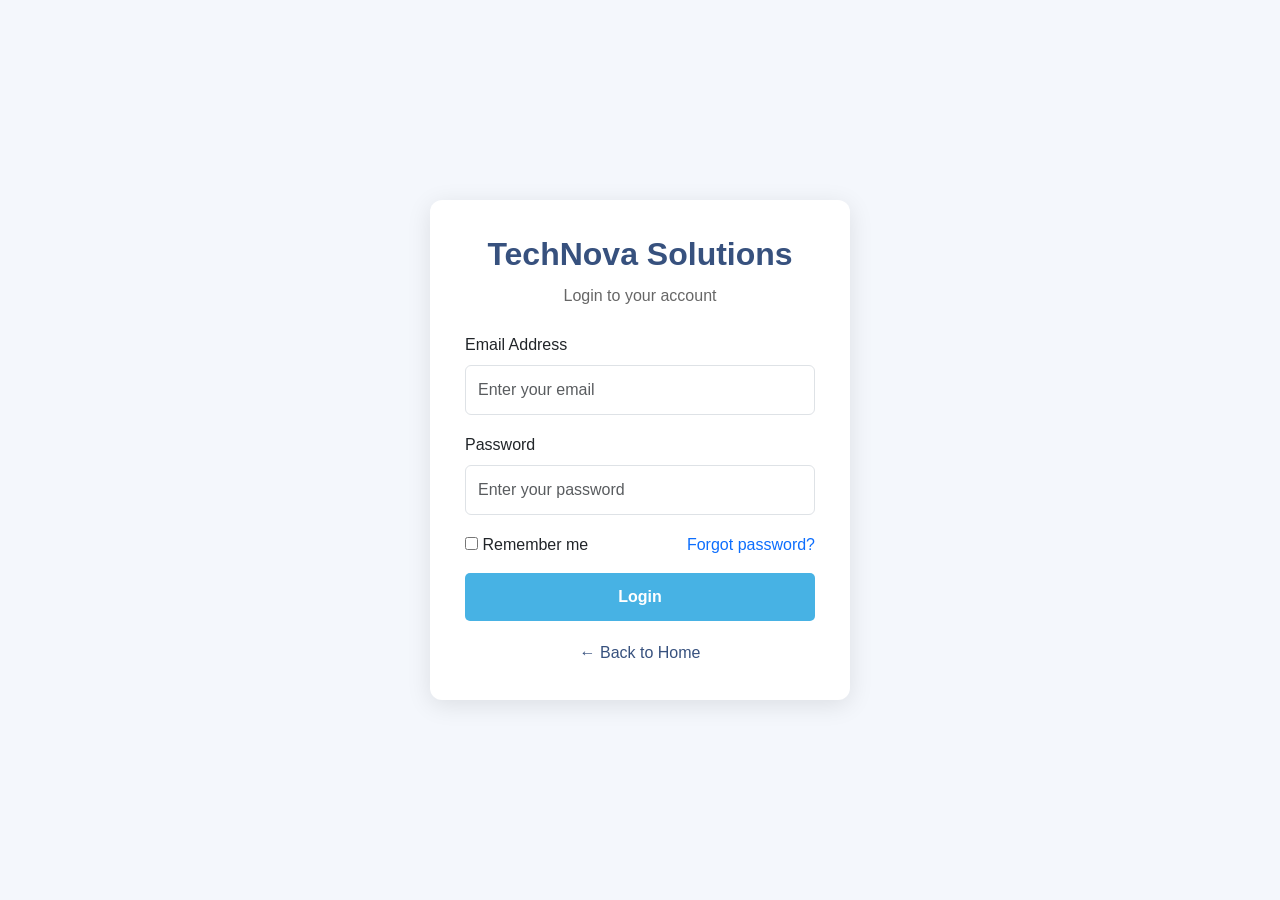
<file: login.html>
<!DOCTYPE html>
<html lang="en">

<head>
  <meta charset="UTF-8">
  <meta name="viewport" content="width=device-width, initial-scale=1.0">
  <title>Login | TechNova Solutions</title>

  <link href="assets/vendor/bootstrap/css/bootstrap.min.css" rel="stylesheet">

  <style>
    body {
      font-family: Arial, sans-serif;
      background: #f4f7fc;
      min-height: 100vh;
      display: flex;
      align-items: center;
      justify-content: center;
      padding: 20px;
    }

    .login-box {
      background: white;
      padding: 35px;
      border-radius: 12px;
      width: 100%;
      max-width: 420px;
      box-shadow: 0 5px 25px rgba(0, 0, 0, 0.1);
    }

    .login-box h2 {
      color: #37517e;
      text-align: center;
      font-weight: bold;
      margin-bottom: 10px;
    }

    .login-box p {
      text-align: center;
      color: #666;
      margin-bottom: 25px;
    }

    .form-control {
      padding: 12px;
      margin-bottom: 18px;
    }

    .login-btn {
      background: #47b2e4;
      color: white;
      border: none;
      padding: 12px;
      width: 100%;
      border-radius: 5px;
      font-weight: bold;
    }

    .login-btn:hover {
      background: #37517e;
    }

    .back-link {
      display: block;
      text-align: center;
      margin-top: 20px;
      text-decoration: none;
      color: #37517e;
    }
  </style>
</head>

<body>

  <div class="login-box">

    <h2>TechNova Solutions</h2>
    <p>Login to your account</p>

    <form action="#" method="post">

      <label for="email" class="form-label">Email Address</label>
      <input type="email" id="email" name="email"
        class="form-control" placeholder="Enter your email" required>

      <label for="password" class="form-label">Password</label>
      <input type="password" id="password" name="password"
        class="form-control" placeholder="Enter your password" required>

      <div class="d-flex justify-content-between mb-3">
        <div>
          <input type="checkbox" id="remember">
          <label for="remember">Remember me</label>
        </div>
        <a href="#" style="text-decoration:none;">Forgot password?</a>
      </div>

      <button type="submit" class="login-btn">Login</button>

    </form>

    <a href="index.html" class="back-link">
      ← Back to Home
    </a>

  </div>

</body>
</html>
</file>
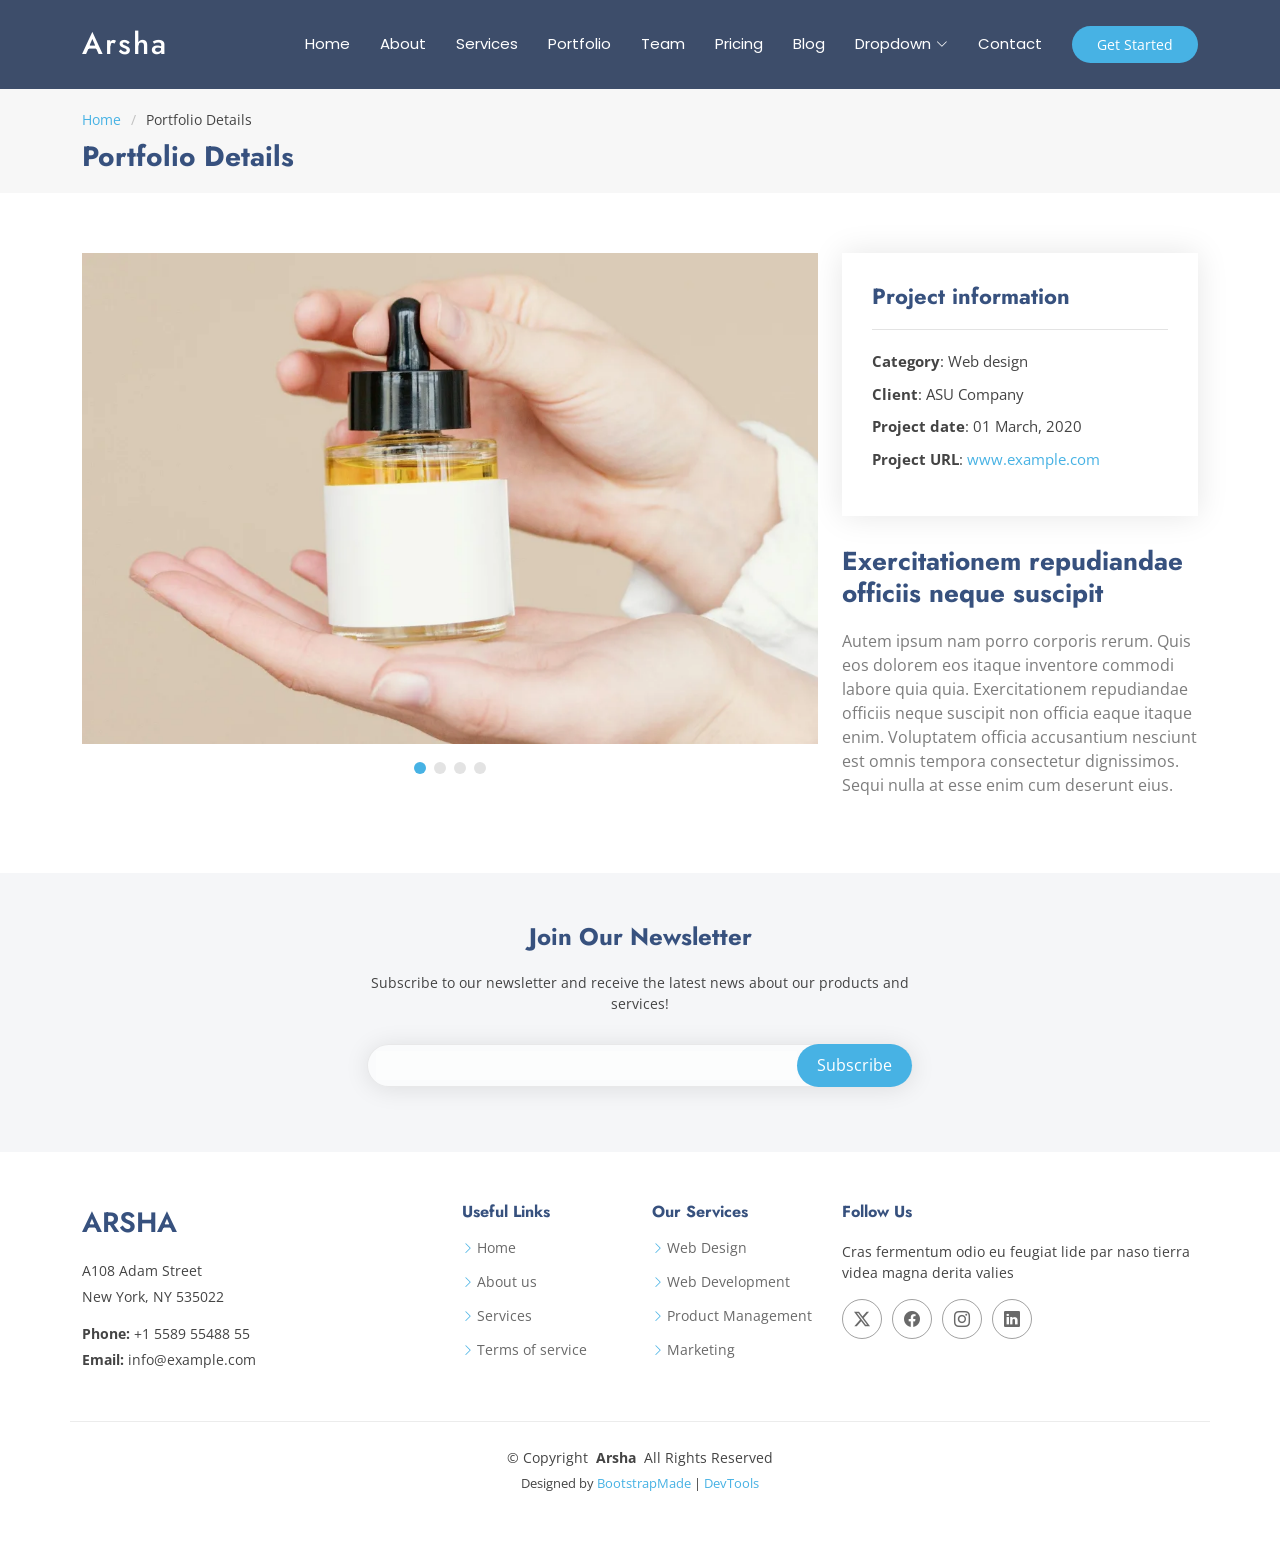
<file: portfolio-details.html>
<!DOCTYPE html>
<html lang="en">

<head>
  <meta charset="utf-8">
  <meta content="width=device-width, initial-scale=1.0" name="viewport">
  <title>Portfolio Details - Arsha Bootstrap Template</title>
  <meta name="description" content="">
  <meta name="keywords" content="">

  <!-- Favicons -->
  <link href="assets/img/favicon.png" rel="icon">
  <link href="assets/img/apple-touch-icon.png" rel="apple-touch-icon">

  <!-- Fonts -->
  <link href="https://fonts.googleapis.com" rel="preconnect">
  <link href="https://fonts.gstatic.com" rel="preconnect" crossorigin>
  <link href="https://fonts.googleapis.com/css2?family=Open+Sans:ital,wght@0,300;0,400;0,500;0,600;0,700;0,800;1,300;1,400;1,500;1,600;1,700;1,800&family=Poppins:ital,wght@0,100;0,200;0,300;0,400;0,500;0,600;0,700;0,800;0,900;1,100;1,200;1,300;1,400;1,500;1,600;1,700;1,800;1,900&family=Jost:ital,wght@0,100;0,200;0,300;0,400;0,500;0,600;0,700;0,800;0,900;1,100;1,200;1,300;1,400;1,500;1,600;1,700;1,800;1,900&display=swap" rel="stylesheet">

  <!-- Vendor CSS Files -->
  <link href="assets/vendor/bootstrap/css/bootstrap.min.css" rel="stylesheet">
  <link href="assets/vendor/bootstrap-icons/bootstrap-icons.css" rel="stylesheet">
  <link href="assets/vendor/aos/aos.css" rel="stylesheet">
  <link href="assets/vendor/glightbox/css/glightbox.min.css" rel="stylesheet">
  <link href="assets/vendor/swiper/swiper-bundle.min.css" rel="stylesheet">

  <!-- Main CSS File -->
  <link href="assets/css/main.css" rel="stylesheet">

  <!-- =======================================================
  * Template Name: Arsha
  * Template URL: https://bootstrapmade.com/arsha-free-bootstrap-html-template-corporate/
  * Updated: Feb 22 2025 with Bootstrap v5.3.3
  * Author: BootstrapMade.com
  * License: https://bootstrapmade.com/license/
  ======================================================== -->
</head>

<body class="portfolio-details-page">

  <header id="header" class="header d-flex align-items-center sticky-top">
    <div class="container-fluid container-xl position-relative d-flex align-items-center">

      <a href="index.html" class="logo d-flex align-items-center me-auto">
        <!-- Uncomment the line below if you also wish to use an image logo -->
        <!-- <img src="assets/img/logo.webp" alt=""> -->
        <h1 class="sitename">Arsha</h1>
      </a>

      <nav id="navmenu" class="navmenu">
        <ul>
          <li><a href="#hero">Home</a></li>
          <li><a href="#about">About</a></li>
          <li><a href="#services">Services</a></li>
          <li><a href="#portfolio">Portfolio</a></li>
          <li><a href="#team">Team</a></li>
          <li><a href="#pricing">Pricing</a></li>
          <li><a href="blog.html">Blog</a></li>
          <li class="dropdown"><a href="#"><span>Dropdown</span> <i class="bi bi-chevron-down toggle-dropdown"></i></a>
            <ul>
              <li><a href="#">Dropdown 1</a></li>
              <li class="dropdown"><a href="#"><span>Deep Dropdown</span> <i class="bi bi-chevron-down toggle-dropdown"></i></a>
                <ul>
                  <li><a href="#">Deep Dropdown 1</a></li>
                  <li><a href="#">Deep Dropdown 2</a></li>
                  <li><a href="#">Deep Dropdown 3</a></li>
                  <li><a href="#">Deep Dropdown 4</a></li>
                  <li><a href="#">Deep Dropdown 5</a></li>
                </ul>
              </li>
              <li><a href="#">Dropdown 2</a></li>
              <li><a href="#">Dropdown 3</a></li>
              <li><a href="#">Dropdown 4</a></li>
            </ul>
          </li>
          <li><a href="#contact">Contact</a></li>
        </ul>
        <i class="mobile-nav-toggle d-xl-none bi bi-list"></i>
      </nav>

      <a class="btn-getstarted" href="#about">Get Started</a>

    </div>
  </header>

  <main class="main">

    <!-- Page Title -->
    <div class="page-title" data-aos="fade">
      <div class="container">
        <nav class="breadcrumbs">
          <ol>
            <li><a href="index.html">Home</a></li>
            <li class="current">Portfolio Details</li>
          </ol>
        </nav>
        <h1>Portfolio Details</h1>
      </div>
    </div><!-- End Page Title -->

    <!-- Portfolio Details Section -->
    <section id="portfolio-details" class="portfolio-details section">

      <div class="container" data-aos="fade-up" data-aos-delay="100">

        <div class="row gy-4">

          <div class="col-lg-8">
            <div class="portfolio-details-slider swiper init-swiper">

              <script type="application/json" class="swiper-config">
                {
                  "loop": true,
                  "speed": 600,
                  "autoplay": {
                    "delay": 5000
                  },
                  "slidesPerView": "auto",
                  "pagination": {
                    "el": ".swiper-pagination",
                    "type": "bullets",
                    "clickable": true
                  }
                }
              </script>

              <div class="swiper-wrapper align-items-center">

                <div class="swiper-slide">
                  <img src="assets/img/portfolio/portfolio-1.webp" alt="">
                </div>

                <div class="swiper-slide">
                  <img src="assets/img/portfolio/portfolio-10.webp" alt="">
                </div>

                <div class="swiper-slide">
                  <img src="assets/img/portfolio/portfolio-7.webp" alt="">
                </div>

                <div class="swiper-slide">
                  <img src="assets/img/portfolio/portfolio-4.webp" alt="">
                </div>

              </div>
              <div class="swiper-pagination"></div>
            </div>
          </div>

          <div class="col-lg-4">
            <div class="portfolio-info" data-aos="fade-up" data-aos-delay="200">
              <h3>Project information</h3>
              <ul>
                <li><strong>Category</strong>: Web design</li>
                <li><strong>Client</strong>: ASU Company</li>
                <li><strong>Project date</strong>: 01 March, 2020</li>
                <li><strong>Project URL</strong>: <a href="#">www.example.com</a></li>
              </ul>
            </div>
            <div class="portfolio-description" data-aos="fade-up" data-aos-delay="300">
              <h2>Exercitationem repudiandae officiis neque suscipit</h2>
              <p>
                Autem ipsum nam porro corporis rerum. Quis eos dolorem eos itaque inventore commodi labore quia quia. Exercitationem repudiandae officiis neque suscipit non officia eaque itaque enim. Voluptatem officia accusantium nesciunt est omnis tempora consectetur dignissimos. Sequi nulla at esse enim cum deserunt eius.
              </p>
            </div>
          </div>

        </div>

      </div>

    </section><!-- /Portfolio Details Section -->

  </main>

  <footer id="footer" class="footer">

    <div class="footer-newsletter">
      <div class="container">
        <div class="row justify-content-center text-center">
          <div class="col-lg-6">
            <h4>Join Our Newsletter</h4>
            <p>Subscribe to our newsletter and receive the latest news about our products and services!</p>
            <form action="forms/newsletter.php" method="post" class="php-email-form">
              <div class="newsletter-form"><input type="email" name="email"><input type="submit" value="Subscribe"></div>
              <div class="loading">Loading</div>
              <div class="error-message"></div>
              <div class="sent-message">Your subscription request has been sent. Thank you!</div>
            </form>
          </div>
        </div>
      </div>
    </div>

    <div class="container footer-top">
      <div class="row gy-4">
        <div class="col-lg-4 col-md-6 footer-about">
          <a href="index.html" class="d-flex align-items-center">
            <span class="sitename">Arsha</span>
          </a>
          <div class="footer-contact pt-3">
            <p>A108 Adam Street</p>
            <p>New York, NY 535022</p>
            <p class="mt-3"><strong>Phone:</strong> <span>+1 5589 55488 55</span></p>
            <p><strong>Email:</strong> <span>info@example.com</span></p>
          </div>
        </div>

        <div class="col-lg-2 col-md-3 footer-links">
          <h4>Useful Links</h4>
          <ul>
            <li><i class="bi bi-chevron-right"></i> <a href="#">Home</a></li>
            <li><i class="bi bi-chevron-right"></i> <a href="#">About us</a></li>
            <li><i class="bi bi-chevron-right"></i> <a href="#">Services</a></li>
            <li><i class="bi bi-chevron-right"></i> <a href="#">Terms of service</a></li>
          </ul>
        </div>

        <div class="col-lg-2 col-md-3 footer-links">
          <h4>Our Services</h4>
          <ul>
            <li><i class="bi bi-chevron-right"></i> <a href="#">Web Design</a></li>
            <li><i class="bi bi-chevron-right"></i> <a href="#">Web Development</a></li>
            <li><i class="bi bi-chevron-right"></i> <a href="#">Product Management</a></li>
            <li><i class="bi bi-chevron-right"></i> <a href="#">Marketing</a></li>
          </ul>
        </div>

        <div class="col-lg-4 col-md-12">
          <h4>Follow Us</h4>
          <p>Cras fermentum odio eu feugiat lide par naso tierra videa magna derita valies</p>
          <div class="social-links d-flex">
            <a href=""><i class="bi bi-twitter-x"></i></a>
            <a href=""><i class="bi bi-facebook"></i></a>
            <a href=""><i class="bi bi-instagram"></i></a>
            <a href=""><i class="bi bi-linkedin"></i></a>
          </div>
        </div>

      </div>
    </div>

    <div class="container copyright text-center mt-4">
      <p>© <span>Copyright</span> <strong class="px-1 sitename">Arsha</strong> <span>All Rights Reserved</span></p>
      <div class="credits">
        <!-- All the links in the footer should remain intact. -->
        <!-- You can delete the links only if you've purchased the pro version. -->
        <!-- Licensing information: https://bootstrapmade.com/license/ -->
        <!-- Purchase the pro version with working PHP/AJAX contact form: [buy-url] -->
        Designed by <a href="https://bootstrapmade.com/">BootstrapMade</a> | <a href="https://bootstrapmade.com/tools/">DevTools</a>
      </div>
    </div>

  </footer>

  <!-- Scroll Top -->
  <a href="#" id="scroll-top" class="scroll-top d-flex align-items-center justify-content-center"><i class="bi bi-arrow-up-short"></i></a>

  <!-- Preloader -->
  <div id="preloader"></div>

  <!-- Vendor JS Files -->
  <script src="assets/vendor/bootstrap/js/bootstrap.bundle.min.js"></script>
  <script src="assets/vendor/php-email-form/validate.js"></script>
  <script src="assets/vendor/aos/aos.js"></script>
  <script src="assets/vendor/glightbox/js/glightbox.min.js"></script>
  <script src="assets/vendor/swiper/swiper-bundle.min.js"></script>
  <script src="assets/vendor/waypoints/noframework.waypoints.js"></script>
  <script src="assets/vendor/imagesloaded/imagesloaded.pkgd.min.js"></script>
  <script src="assets/vendor/isotope-layout/isotope.pkgd.min.js"></script>

  <!-- Main JS File -->
  <script src="assets/js/main.js"></script>

</body>

</html>
</file>
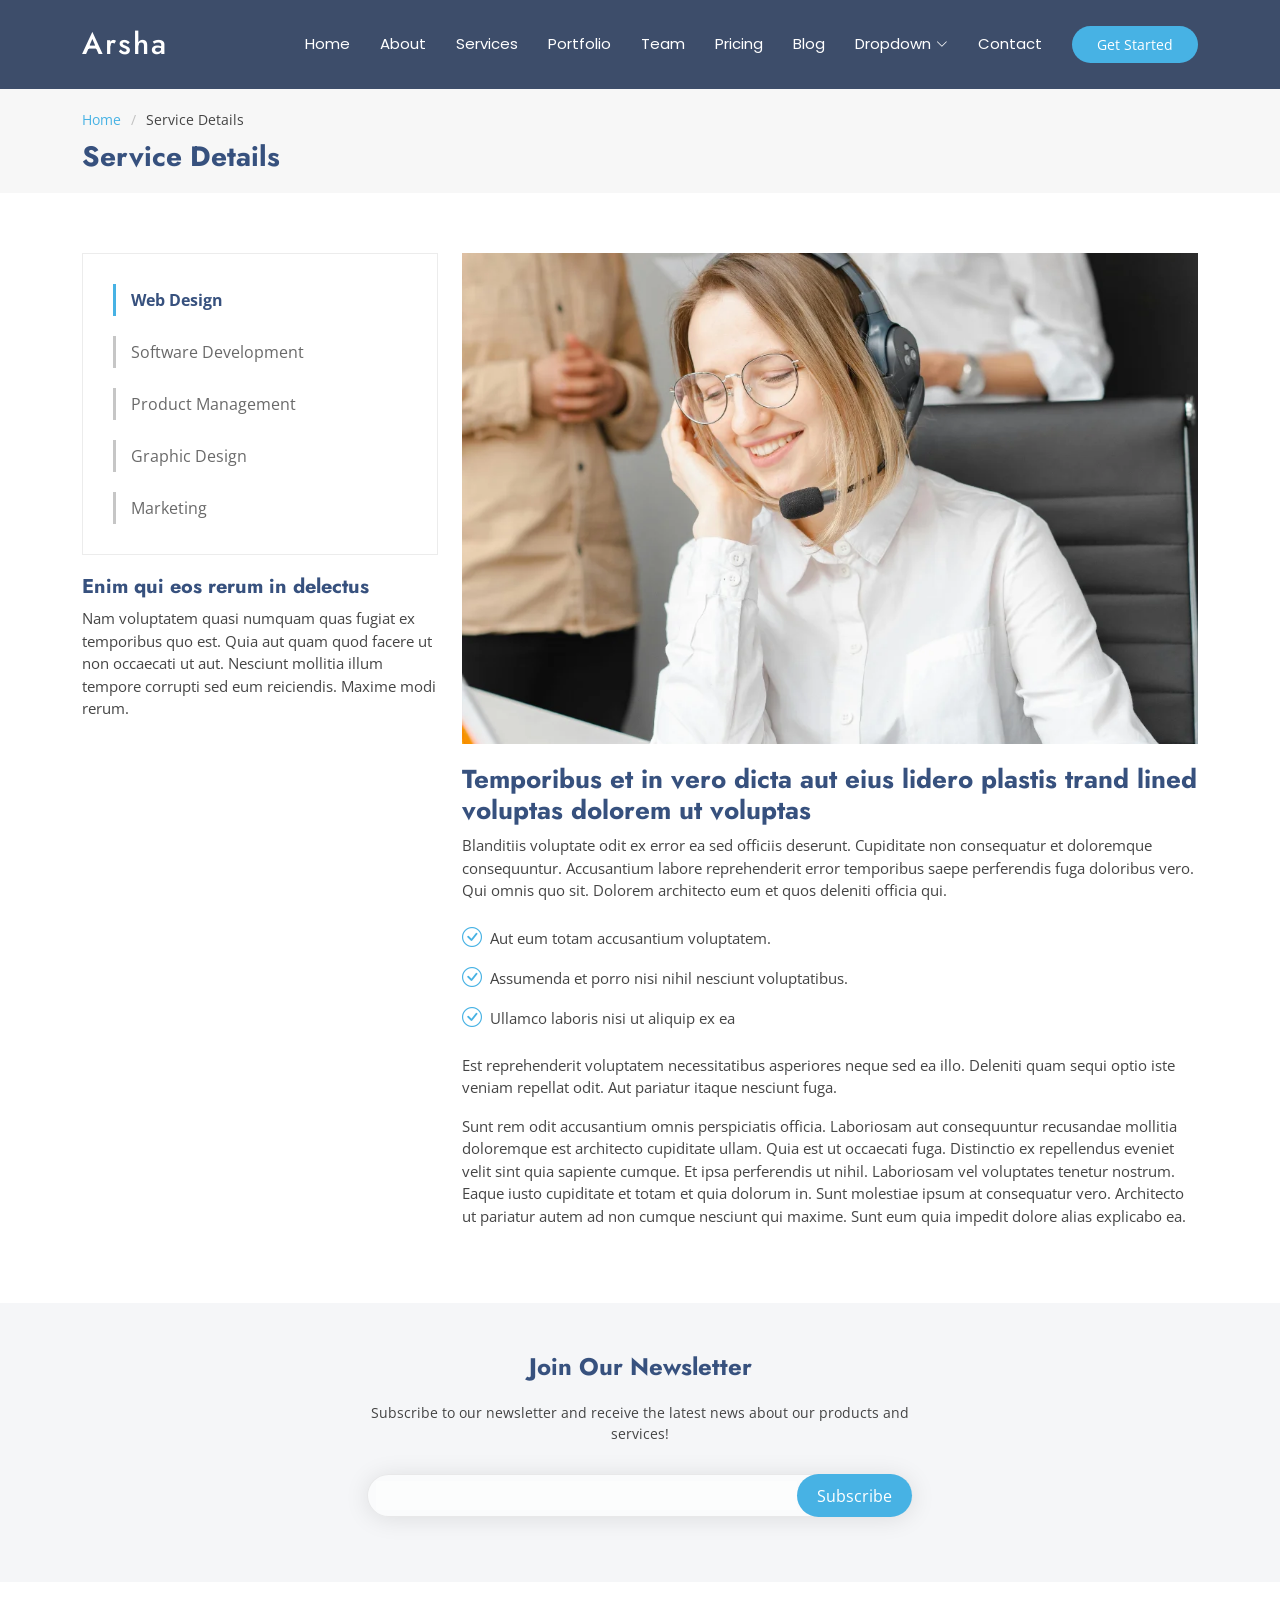
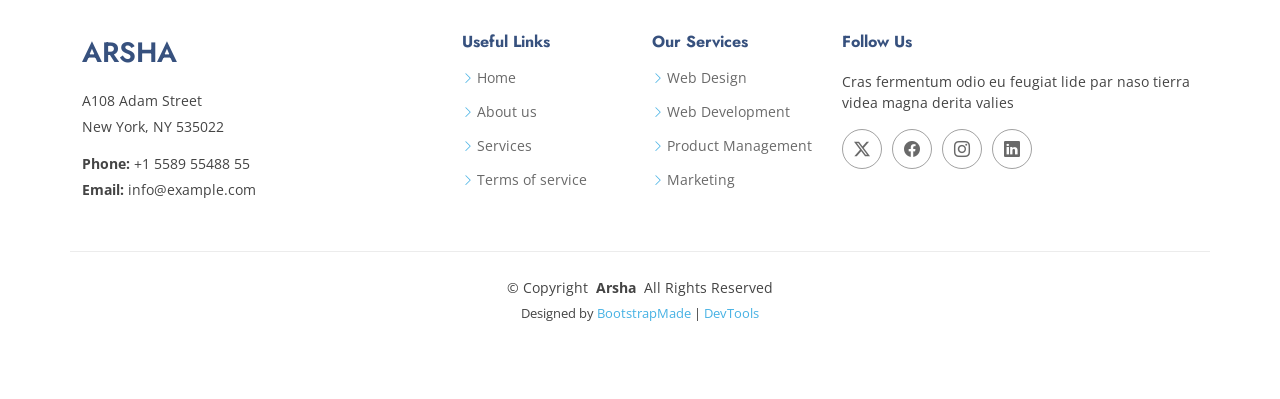
<file: service-details.html>
<!DOCTYPE html>
<html lang="en">

<head>
  <meta charset="utf-8">
  <meta content="width=device-width, initial-scale=1.0" name="viewport">
  <title>Service Details - Arsha Bootstrap Template</title>
  <meta name="description" content="">
  <meta name="keywords" content="">

  <!-- Favicons -->
  <link href="assets/img/favicon.png" rel="icon">
  <link href="assets/img/apple-touch-icon.png" rel="apple-touch-icon">

  <!-- Fonts -->
  <link href="https://fonts.googleapis.com" rel="preconnect">
  <link href="https://fonts.gstatic.com" rel="preconnect" crossorigin>
  <link href="https://fonts.googleapis.com/css2?family=Open+Sans:ital,wght@0,300;0,400;0,500;0,600;0,700;0,800;1,300;1,400;1,500;1,600;1,700;1,800&family=Poppins:ital,wght@0,100;0,200;0,300;0,400;0,500;0,600;0,700;0,800;0,900;1,100;1,200;1,300;1,400;1,500;1,600;1,700;1,800;1,900&family=Jost:ital,wght@0,100;0,200;0,300;0,400;0,500;0,600;0,700;0,800;0,900;1,100;1,200;1,300;1,400;1,500;1,600;1,700;1,800;1,900&display=swap" rel="stylesheet">

  <!-- Vendor CSS Files -->
  <link href="assets/vendor/bootstrap/css/bootstrap.min.css" rel="stylesheet">
  <link href="assets/vendor/bootstrap-icons/bootstrap-icons.css" rel="stylesheet">
  <link href="assets/vendor/aos/aos.css" rel="stylesheet">
  <link href="assets/vendor/glightbox/css/glightbox.min.css" rel="stylesheet">
  <link href="assets/vendor/swiper/swiper-bundle.min.css" rel="stylesheet">

  <!-- Main CSS File -->
  <link href="assets/css/main.css" rel="stylesheet">

  <!-- =======================================================
  * Template Name: Arsha
  * Template URL: https://bootstrapmade.com/arsha-free-bootstrap-html-template-corporate/
  * Updated: Feb 22 2025 with Bootstrap v5.3.3
  * Author: BootstrapMade.com
  * License: https://bootstrapmade.com/license/
  ======================================================== -->
</head>

<body class="service-details-page">

  <header id="header" class="header d-flex align-items-center sticky-top">
    <div class="container-fluid container-xl position-relative d-flex align-items-center">

      <a href="index.html" class="logo d-flex align-items-center me-auto">
        <!-- Uncomment the line below if you also wish to use an image logo -->
        <!-- <img src="assets/img/logo.webp" alt=""> -->
        <h1 class="sitename">Arsha</h1>
      </a>

      <nav id="navmenu" class="navmenu">
        <ul>
          <li><a href="#hero">Home</a></li>
          <li><a href="#about">About</a></li>
          <li><a href="#services">Services</a></li>
          <li><a href="#portfolio">Portfolio</a></li>
          <li><a href="#team">Team</a></li>
          <li><a href="#pricing">Pricing</a></li>
          <li><a href="blog.html">Blog</a></li>
          <li class="dropdown"><a href="#"><span>Dropdown</span> <i class="bi bi-chevron-down toggle-dropdown"></i></a>
            <ul>
              <li><a href="#">Dropdown 1</a></li>
              <li class="dropdown"><a href="#"><span>Deep Dropdown</span> <i class="bi bi-chevron-down toggle-dropdown"></i></a>
                <ul>
                  <li><a href="#">Deep Dropdown 1</a></li>
                  <li><a href="#">Deep Dropdown 2</a></li>
                  <li><a href="#">Deep Dropdown 3</a></li>
                  <li><a href="#">Deep Dropdown 4</a></li>
                  <li><a href="#">Deep Dropdown 5</a></li>
                </ul>
              </li>
              <li><a href="#">Dropdown 2</a></li>
              <li><a href="#">Dropdown 3</a></li>
              <li><a href="#">Dropdown 4</a></li>
            </ul>
          </li>
          <li><a href="#contact">Contact</a></li>
        </ul>
        <i class="mobile-nav-toggle d-xl-none bi bi-list"></i>
      </nav>

      <a class="btn-getstarted" href="#about">Get Started</a>

    </div>
  </header>

  <main class="main">

    <!-- Page Title -->
    <div class="page-title" data-aos="fade">
      <div class="container">
        <nav class="breadcrumbs">
          <ol>
            <li><a href="index.html">Home</a></li>
            <li class="current">Service Details</li>
          </ol>
        </nav>
        <h1>Service Details</h1>
      </div>
    </div><!-- End Page Title -->

    <!-- Service Details Section -->
    <section id="service-details" class="service-details section">

      <div class="container">

        <div class="row gy-4">

          <div class="col-lg-4" data-aos="fade-up" data-aos-delay="100">
            <div class="services-list">
              <a href="#" class="active">Web Design</a>
              <a href="#">Software Development</a>
              <a href="#">Product Management</a>
              <a href="#">Graphic Design</a>
              <a href="#">Marketing</a>
            </div>

            <h4>Enim qui eos rerum in delectus</h4>
            <p>Nam voluptatem quasi numquam quas fugiat ex temporibus quo est. Quia aut quam quod facere ut non occaecati ut aut. Nesciunt mollitia illum tempore corrupti sed eum reiciendis. Maxime modi rerum.</p>
          </div>

          <div class="col-lg-8" data-aos="fade-up" data-aos-delay="200">
            <img src="assets/img/services/services-4.webp" alt="" class="img-fluid services-img">
            <h3>Temporibus et in vero dicta aut eius lidero plastis trand lined voluptas dolorem ut voluptas</h3>
            <p>
              Blanditiis voluptate odit ex error ea sed officiis deserunt. Cupiditate non consequatur et doloremque consequuntur. Accusantium labore reprehenderit error temporibus saepe perferendis fuga doloribus vero. Qui omnis quo sit. Dolorem architecto eum et quos deleniti officia qui.
            </p>
            <ul>
              <li><i class="bi bi-check-circle"></i> <span>Aut eum totam accusantium voluptatem.</span></li>
              <li><i class="bi bi-check-circle"></i> <span>Assumenda et porro nisi nihil nesciunt voluptatibus.</span></li>
              <li><i class="bi bi-check-circle"></i> <span>Ullamco laboris nisi ut aliquip ex ea</span></li>
            </ul>
            <p>
              Est reprehenderit voluptatem necessitatibus asperiores neque sed ea illo. Deleniti quam sequi optio iste veniam repellat odit. Aut pariatur itaque nesciunt fuga.
            </p>
            <p>
              Sunt rem odit accusantium omnis perspiciatis officia. Laboriosam aut consequuntur recusandae mollitia doloremque est architecto cupiditate ullam. Quia est ut occaecati fuga. Distinctio ex repellendus eveniet velit sint quia sapiente cumque. Et ipsa perferendis ut nihil. Laboriosam vel voluptates tenetur nostrum. Eaque iusto cupiditate et totam et quia dolorum in. Sunt molestiae ipsum at consequatur vero. Architecto ut pariatur autem ad non cumque nesciunt qui maxime. Sunt eum quia impedit dolore alias explicabo ea.
            </p>
          </div>

        </div>

      </div>

    </section><!-- /Service Details Section -->

  </main>

  <footer id="footer" class="footer">

    <div class="footer-newsletter">
      <div class="container">
        <div class="row justify-content-center text-center">
          <div class="col-lg-6">
            <h4>Join Our Newsletter</h4>
            <p>Subscribe to our newsletter and receive the latest news about our products and services!</p>
            <form action="forms/newsletter.php" method="post" class="php-email-form">
              <div class="newsletter-form"><input type="email" name="email"><input type="submit" value="Subscribe"></div>
              <div class="loading">Loading</div>
              <div class="error-message"></div>
              <div class="sent-message">Your subscription request has been sent. Thank you!</div>
            </form>
          </div>
        </div>
      </div>
    </div>

    <div class="container footer-top">
      <div class="row gy-4">
        <div class="col-lg-4 col-md-6 footer-about">
          <a href="index.html" class="d-flex align-items-center">
            <span class="sitename">Arsha</span>
          </a>
          <div class="footer-contact pt-3">
            <p>A108 Adam Street</p>
            <p>New York, NY 535022</p>
            <p class="mt-3"><strong>Phone:</strong> <span>+1 5589 55488 55</span></p>
            <p><strong>Email:</strong> <span>info@example.com</span></p>
          </div>
        </div>

        <div class="col-lg-2 col-md-3 footer-links">
          <h4>Useful Links</h4>
          <ul>
            <li><i class="bi bi-chevron-right"></i> <a href="#">Home</a></li>
            <li><i class="bi bi-chevron-right"></i> <a href="#">About us</a></li>
            <li><i class="bi bi-chevron-right"></i> <a href="#">Services</a></li>
            <li><i class="bi bi-chevron-right"></i> <a href="#">Terms of service</a></li>
          </ul>
        </div>

        <div class="col-lg-2 col-md-3 footer-links">
          <h4>Our Services</h4>
          <ul>
            <li><i class="bi bi-chevron-right"></i> <a href="#">Web Design</a></li>
            <li><i class="bi bi-chevron-right"></i> <a href="#">Web Development</a></li>
            <li><i class="bi bi-chevron-right"></i> <a href="#">Product Management</a></li>
            <li><i class="bi bi-chevron-right"></i> <a href="#">Marketing</a></li>
          </ul>
        </div>

        <div class="col-lg-4 col-md-12">
          <h4>Follow Us</h4>
          <p>Cras fermentum odio eu feugiat lide par naso tierra videa magna derita valies</p>
          <div class="social-links d-flex">
            <a href=""><i class="bi bi-twitter-x"></i></a>
            <a href=""><i class="bi bi-facebook"></i></a>
            <a href=""><i class="bi bi-instagram"></i></a>
            <a href=""><i class="bi bi-linkedin"></i></a>
          </div>
        </div>

      </div>
    </div>

    <div class="container copyright text-center mt-4">
      <p>© <span>Copyright</span> <strong class="px-1 sitename">Arsha</strong> <span>All Rights Reserved</span></p>
      <div class="credits">
        <!-- All the links in the footer should remain intact. -->
        <!-- You can delete the links only if you've purchased the pro version. -->
        <!-- Licensing information: https://bootstrapmade.com/license/ -->
        <!-- Purchase the pro version with working PHP/AJAX contact form: [buy-url] -->
        Designed by <a href="https://bootstrapmade.com/">BootstrapMade</a> | <a href="https://bootstrapmade.com/tools/">DevTools</a>
      </div>
    </div>

  </footer>

  <!-- Scroll Top -->
  <a href="#" id="scroll-top" class="scroll-top d-flex align-items-center justify-content-center"><i class="bi bi-arrow-up-short"></i></a>

  <!-- Preloader -->
  <div id="preloader"></div>

  <!-- Vendor JS Files -->
  <script src="assets/vendor/bootstrap/js/bootstrap.bundle.min.js"></script>
  <script src="assets/vendor/php-email-form/validate.js"></script>
  <script src="assets/vendor/aos/aos.js"></script>
  <script src="assets/vendor/glightbox/js/glightbox.min.js"></script>
  <script src="assets/vendor/swiper/swiper-bundle.min.js"></script>
  <script src="assets/vendor/waypoints/noframework.waypoints.js"></script>
  <script src="assets/vendor/imagesloaded/imagesloaded.pkgd.min.js"></script>
  <script src="assets/vendor/isotope-layout/isotope.pkgd.min.js"></script>

  <!-- Main JS File -->
  <script src="assets/js/main.js"></script>

</body>

</html>
</file>
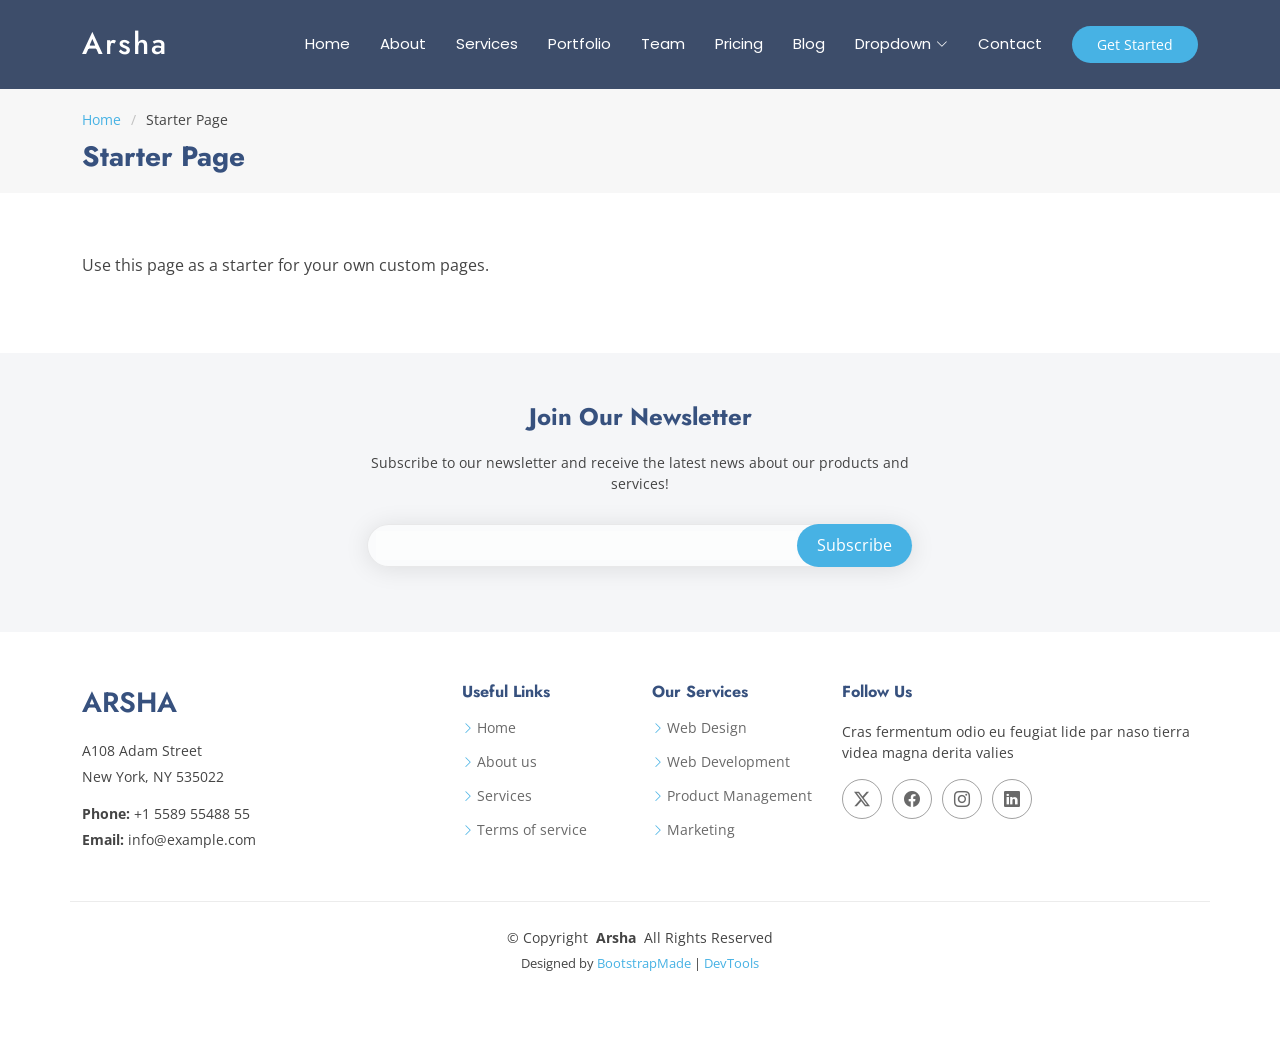
<file: starter-page.html>
<!DOCTYPE html>
<html lang="en">

<head>
  <meta charset="utf-8">
  <meta content="width=device-width, initial-scale=1.0" name="viewport">
  <title>Starter Page - Arsha Bootstrap Template</title>
  <meta name="description" content="">
  <meta name="keywords" content="">

  <!-- Favicons -->
  <link href="assets/img/favicon.png" rel="icon">
  <link href="assets/img/apple-touch-icon.png" rel="apple-touch-icon">

  <!-- Fonts -->
  <link href="https://fonts.googleapis.com" rel="preconnect">
  <link href="https://fonts.gstatic.com" rel="preconnect" crossorigin>
  <link href="https://fonts.googleapis.com/css2?family=Open+Sans:ital,wght@0,300;0,400;0,500;0,600;0,700;0,800;1,300;1,400;1,500;1,600;1,700;1,800&family=Poppins:ital,wght@0,100;0,200;0,300;0,400;0,500;0,600;0,700;0,800;0,900;1,100;1,200;1,300;1,400;1,500;1,600;1,700;1,800;1,900&family=Jost:ital,wght@0,100;0,200;0,300;0,400;0,500;0,600;0,700;0,800;0,900;1,100;1,200;1,300;1,400;1,500;1,600;1,700;1,800;1,900&display=swap" rel="stylesheet">

  <!-- Vendor CSS Files -->
  <link href="assets/vendor/bootstrap/css/bootstrap.min.css" rel="stylesheet">
  <link href="assets/vendor/bootstrap-icons/bootstrap-icons.css" rel="stylesheet">
  <link href="assets/vendor/aos/aos.css" rel="stylesheet">
  <link href="assets/vendor/glightbox/css/glightbox.min.css" rel="stylesheet">
  <link href="assets/vendor/swiper/swiper-bundle.min.css" rel="stylesheet">

  <!-- Main CSS File -->
  <link href="assets/css/main.css" rel="stylesheet">

  <!-- =======================================================
  * Template Name: Arsha
  * Template URL: https://bootstrapmade.com/arsha-free-bootstrap-html-template-corporate/
  * Updated: Feb 22 2025 with Bootstrap v5.3.3
  * Author: BootstrapMade.com
  * License: https://bootstrapmade.com/license/
  ======================================================== -->
</head>

<body class="starter-page-page">

  <header id="header" class="header d-flex align-items-center sticky-top">
    <div class="container-fluid container-xl position-relative d-flex align-items-center">

      <a href="index.html" class="logo d-flex align-items-center me-auto">
        <!-- Uncomment the line below if you also wish to use an image logo -->
        <!-- <img src="assets/img/logo.webp" alt=""> -->
        <h1 class="sitename">Arsha</h1>
      </a>

      <nav id="navmenu" class="navmenu">
        <ul>
          <li><a href="#hero">Home</a></li>
          <li><a href="#about">About</a></li>
          <li><a href="#services">Services</a></li>
          <li><a href="#portfolio">Portfolio</a></li>
          <li><a href="#team">Team</a></li>
          <li><a href="#pricing">Pricing</a></li>
          <li><a href="blog.html">Blog</a></li>
          <li class="dropdown"><a href="#"><span>Dropdown</span> <i class="bi bi-chevron-down toggle-dropdown"></i></a>
            <ul>
              <li><a href="#">Dropdown 1</a></li>
              <li class="dropdown"><a href="#"><span>Deep Dropdown</span> <i class="bi bi-chevron-down toggle-dropdown"></i></a>
                <ul>
                  <li><a href="#">Deep Dropdown 1</a></li>
                  <li><a href="#">Deep Dropdown 2</a></li>
                  <li><a href="#">Deep Dropdown 3</a></li>
                  <li><a href="#">Deep Dropdown 4</a></li>
                  <li><a href="#">Deep Dropdown 5</a></li>
                </ul>
              </li>
              <li><a href="#">Dropdown 2</a></li>
              <li><a href="#">Dropdown 3</a></li>
              <li><a href="#">Dropdown 4</a></li>
            </ul>
          </li>
          <li><a href="#contact">Contact</a></li>
        </ul>
        <i class="mobile-nav-toggle d-xl-none bi bi-list"></i>
      </nav>

      <a class="btn-getstarted" href="#about">Get Started</a>

    </div>
  </header>

  <main class="main">

    <!-- Page Title -->
    <div class="page-title" data-aos="fade">
      <div class="container">
        <nav class="breadcrumbs">
          <ol>
            <li><a href="index.html">Home</a></li>
            <li class="current">Starter Page</li>
          </ol>
        </nav>
        <h1>Starter Page</h1>
      </div>
    </div><!-- End Page Title -->

    <!-- Starter Section Section -->
    <section id="starter-section" class="starter-section section">

      <div class="container" data-aos="fade-up">
        <p>Use this page as a starter for your own custom pages.</p>
      </div>

    </section><!-- /Starter Section Section -->

  </main>

  <footer id="footer" class="footer">

    <div class="footer-newsletter">
      <div class="container">
        <div class="row justify-content-center text-center">
          <div class="col-lg-6">
            <h4>Join Our Newsletter</h4>
            <p>Subscribe to our newsletter and receive the latest news about our products and services!</p>
            <form action="forms/newsletter.php" method="post" class="php-email-form">
              <div class="newsletter-form"><input type="email" name="email"><input type="submit" value="Subscribe"></div>
              <div class="loading">Loading</div>
              <div class="error-message"></div>
              <div class="sent-message">Your subscription request has been sent. Thank you!</div>
            </form>
          </div>
        </div>
      </div>
    </div>

    <div class="container footer-top">
      <div class="row gy-4">
        <div class="col-lg-4 col-md-6 footer-about">
          <a href="index.html" class="d-flex align-items-center">
            <span class="sitename">Arsha</span>
          </a>
          <div class="footer-contact pt-3">
            <p>A108 Adam Street</p>
            <p>New York, NY 535022</p>
            <p class="mt-3"><strong>Phone:</strong> <span>+1 5589 55488 55</span></p>
            <p><strong>Email:</strong> <span>info@example.com</span></p>
          </div>
        </div>

        <div class="col-lg-2 col-md-3 footer-links">
          <h4>Useful Links</h4>
          <ul>
            <li><i class="bi bi-chevron-right"></i> <a href="#">Home</a></li>
            <li><i class="bi bi-chevron-right"></i> <a href="#">About us</a></li>
            <li><i class="bi bi-chevron-right"></i> <a href="#">Services</a></li>
            <li><i class="bi bi-chevron-right"></i> <a href="#">Terms of service</a></li>
          </ul>
        </div>

        <div class="col-lg-2 col-md-3 footer-links">
          <h4>Our Services</h4>
          <ul>
            <li><i class="bi bi-chevron-right"></i> <a href="#">Web Design</a></li>
            <li><i class="bi bi-chevron-right"></i> <a href="#">Web Development</a></li>
            <li><i class="bi bi-chevron-right"></i> <a href="#">Product Management</a></li>
            <li><i class="bi bi-chevron-right"></i> <a href="#">Marketing</a></li>
          </ul>
        </div>

        <div class="col-lg-4 col-md-12">
          <h4>Follow Us</h4>
          <p>Cras fermentum odio eu feugiat lide par naso tierra videa magna derita valies</p>
          <div class="social-links d-flex">
            <a href=""><i class="bi bi-twitter-x"></i></a>
            <a href=""><i class="bi bi-facebook"></i></a>
            <a href=""><i class="bi bi-instagram"></i></a>
            <a href=""><i class="bi bi-linkedin"></i></a>
          </div>
        </div>

      </div>
    </div>

    <div class="container copyright text-center mt-4">
      <p>© <span>Copyright</span> <strong class="px-1 sitename">Arsha</strong> <span>All Rights Reserved</span></p>
      <div class="credits">
        <!-- All the links in the footer should remain intact. -->
        <!-- You can delete the links only if you've purchased the pro version. -->
        <!-- Licensing information: https://bootstrapmade.com/license/ -->
        <!-- Purchase the pro version with working PHP/AJAX contact form: [buy-url] -->
        Designed by <a href="https://bootstrapmade.com/">BootstrapMade</a> | <a href="https://bootstrapmade.com/tools/">DevTools</a>
      </div>
    </div>

  </footer>

  <!-- Scroll Top -->
  <a href="#" id="scroll-top" class="scroll-top d-flex align-items-center justify-content-center"><i class="bi bi-arrow-up-short"></i></a>

  <!-- Preloader -->
  <div id="preloader"></div>

  <!-- Vendor JS Files -->
  <script src="assets/vendor/bootstrap/js/bootstrap.bundle.min.js"></script>
  <script src="assets/vendor/php-email-form/validate.js"></script>
  <script src="assets/vendor/aos/aos.js"></script>
  <script src="assets/vendor/glightbox/js/glightbox.min.js"></script>
  <script src="assets/vendor/swiper/swiper-bundle.min.js"></script>
  <script src="assets/vendor/waypoints/noframework.waypoints.js"></script>
  <script src="assets/vendor/imagesloaded/imagesloaded.pkgd.min.js"></script>
  <script src="assets/vendor/isotope-layout/isotope.pkgd.min.js"></script>

  <!-- Main JS File -->
  <script src="assets/js/main.js"></script>

</body>

</html>
</file>
<file: assets/css/main.css>
/**
* Template Name: Arsha
* Template URL: https://bootstrapmade.com/arsha-free-bootstrap-html-template-corporate/
* Updated: Feb 22 2025 with Bootstrap v5.3.3
* Author: BootstrapMade.com
* License: https://bootstrapmade.com/license/
*/

/*--------------------------------------------------------------
# Font & Color Variables
# Help: https://bootstrapmade.com/color-system/
--------------------------------------------------------------*/
/* Fonts */
:root {
  --default-font: "Open Sans",  system-ui, -apple-system, "Segoe UI", Roboto, "Helvetica Neue", Arial, "Noto Sans", "Liberation Sans", sans-serif, "Apple Color Emoji", "Segoe UI Emoji", "Segoe UI Symbol", "Noto Color Emoji";
  --heading-font: "Jost",  sans-serif;
  --nav-font: "Poppins",  sans-serif;
}

/* Global Colors - The following color variables are used throughout the website. Updating them here will change the color scheme of the entire website */
:root { 
  --background-color: #ffffff; /* Background color for the entire website, including individual sections */
  --default-color: #444444; /* Default color used for the majority of the text content across the entire website */
  --heading-color: #37517e; /* Color for headings, subheadings and title throughout the website */
  --accent-color: #47b2e4; /* Accent color that represents your brand on the website. It's used for buttons, links, and other elements that need to stand out */
  --surface-color: #ffffff; /* The surface color is used as a background of boxed elements within sections, such as cards, icon boxes, or other elements that require a visual separation from the global background. */
  --contrast-color: #ffffff; /* Contrast color for text, ensuring readability against backgrounds of accent, heading, or default colors. */
}

/* Nav Menu Colors - The following color variables are used specifically for the navigation menu. They are separate from the global colors to allow for more customization options */
:root {
  --nav-color: #ffffff;  /* The default color of the main navmenu links */
  --nav-hover-color: #47b2e4; /* Applied to main navmenu links when they are hovered over or active */
  --nav-mobile-background-color: #ffffff; /* Used as the background color for mobile navigation menu */
  --nav-dropdown-background-color: #ffffff; /* Used as the background color for dropdown items that appear when hovering over primary navigation items */
  --nav-dropdown-color: #444444; /* Used for navigation links of the dropdown items in the navigation menu. */
  --nav-dropdown-hover-color: #47b2e4; /* Similar to --nav-hover-color, this color is applied to dropdown navigation links when they are hovered over. */
}

/* Color Presets - These classes override global colors when applied to any section or element, providing reuse of the sam color scheme. */

.light-background {
  --background-color: #f5f6f8;
  --surface-color: #ffffff;
}

.dark-background {
  --background-color: #37517e;
  --default-color: #ffffff;
  --heading-color: #ffffff;
  --surface-color: #4668a2;
  --contrast-color: #ffffff;
}

/* Smooth scroll */
:root {
  scroll-behavior: smooth;
}

/*--------------------------------------------------------------
# General Styling & Shared Classes
--------------------------------------------------------------*/
body {
  color: var(--default-color);
  background-color: var(--background-color);
  font-family: var(--default-font);
}

a {
  color: var(--accent-color);
  text-decoration: none;
  transition: 0.3s;
}

a:hover {
  color: color-mix(in srgb, var(--accent-color), transparent 25%);
  text-decoration: none;
}

h1,
h2,
h3,
h4,
h5,
h6 {
  color: var(--heading-color);
  font-family: var(--heading-font);
}

/* PHP Email Form Messages
------------------------------*/
.php-email-form .error-message {
  display: none;
  background: #df1529;
  color: #ffffff;
  text-align: left;
  padding: 15px;
  margin-bottom: 24px;
  font-weight: 600;
}

.php-email-form .sent-message {
  display: none;
  color: #ffffff;
  background: #059652;
  text-align: center;
  padding: 15px;
  margin-bottom: 24px;
  font-weight: 600;
}

.php-email-form .loading {
  display: none;
  background: var(--surface-color);
  text-align: center;
  padding: 15px;
  margin-bottom: 24px;
}

.php-email-form .loading:before {
  content: "";
  display: inline-block;
  border-radius: 50%;
  width: 24px;
  height: 24px;
  margin: 0 10px -6px 0;
  border: 3px solid var(--accent-color);
  border-top-color: var(--surface-color);
  animation: php-email-form-loading 1s linear infinite;
}

@keyframes php-email-form-loading {
  0% {
    transform: rotate(0deg);
  }

  100% {
    transform: rotate(360deg);
  }
}

/*--------------------------------------------------------------
# Global Header
--------------------------------------------------------------*/
.header {
  --background-color: #3d4d6a;
  --heading-color: #ffffff;
  color: var(--default-color);
  background-color: var(--background-color);
  padding: 15px 0;
  transition: all 0.5s;
  z-index: 997;
}

.header .logo {
  line-height: 1;
}

.header .logo img {
  max-height: 36px;
  margin-right: 8px;
}

.header .logo h1 {
  font-size: 30px;
  margin: 0;
  font-weight: 500;
  color: var(--heading-color);
  letter-spacing: 2px;
  font: bold;
}

.header .btn-getstarted,
.header .btn-getstarted:focus {
  color: var(--contrast-color);
  background: var(--accent-color);
  font-size: 14px;
  padding: 8px 25px;
  margin: 0 0 0 30px;
  border-radius: 50px;
  transition: 0.3s;
}

.header .btn-getstarted:hover,
.header .btn-getstarted:focus:hover {
  color: var(--contrast-color);
  background: color-mix(in srgb, var(--accent-color), transparent 15%);
}

@media (max-width: 1200px) {
  .header .logo {
    order: 1;
  }

  .header .btn-getstarted {
    order: 2;
    margin: 0 15px 0 0;
    padding: 6px 15px;
  }

  .header .navmenu {
    order: 3;
  }
}

/* Index Page Header
------------------------------*/
.index-page .header {
  --background-color: rgba(255, 255, 255, 0);
  --heading-color: #ffffff;
  --nav-color: #ffffff;
}

/* Index Page Header on Scroll
------------------------------*/
.index-page.scrolled .header {
  --background-color: rgba(40, 58, 90, 0.9);
}

/*--------------------------------------------------------------
# Navigation Menu
--------------------------------------------------------------*/
/* Desktop Navigation */
@media (min-width: 1200px) {
  .navmenu {
    padding: 0;
  }

  .navmenu ul {
    margin: 0;
    padding: 0;
    display: flex;
    list-style: none;
    align-items: center;
  }

  .navmenu li {
    position: relative;
  }

  .navmenu a,
  .navmenu a:focus {
    color: var(--nav-color);
    padding: 18px 15px;
    font-size: 15px;
    font-family: var(--nav-font);
    font-weight: 400;
    display: flex;
    align-items: center;
    justify-content: space-between;
    white-space: nowrap;
    transition: 0.3s;
  }

  .navmenu a i,
  .navmenu a:focus i {
    font-size: 12px;
    line-height: 0;
    margin-left: 5px;
    transition: 0.3s;
  }

  .navmenu li:last-child a {
    padding-right: 0;
  }

  .navmenu li:hover>a,
  .navmenu .active,
  .navmenu .active:focus {
    color: var(--nav-hover-color);
  }

  .navmenu .dropdown ul {
    margin: 0;
    padding: 10px 0;
    background: var(--nav-dropdown-background-color);
    display: block;
    position: absolute;
    visibility: hidden;
    left: 14px;
    top: 130%;
    opacity: 0;
    transition: 0.3s;
    border-radius: 4px;
    z-index: 99;
    box-shadow: 0px 0px 30px rgba(0, 0, 0, 0.1);
  }

  .navmenu .dropdown ul li {
    min-width: 200px;
  }

  .navmenu .dropdown ul a {
    padding: 10px 20px;
    font-size: 15px;
    text-transform: none;
    color: var(--nav-dropdown-color);
  }

  .navmenu .dropdown ul a i {
    font-size: 12px;
  }

  .navmenu .dropdown ul a:hover,
  .navmenu .dropdown ul .active:hover,
  .navmenu .dropdown ul li:hover>a {
    color: var(--nav-dropdown-hover-color);
  }

  .navmenu .dropdown:hover>ul {
    opacity: 1;
    top: 100%;
    visibility: visible;
  }

  .navmenu .dropdown .dropdown ul {
    top: 0;
    left: -90%;
    visibility: hidden;
  }

  .navmenu .dropdown .dropdown:hover>ul {
    opacity: 1;
    top: 0;
    left: -100%;
    visibility: visible;
  }

  .navmenu .megamenu {
    position: static;
  }

  .navmenu .megamenu ul {
    margin: 0;
    padding: 10px;
    background: var(--nav-dropdown-background-color);
    box-shadow: 0px 0px 20px rgba(0, 0, 0, 0.1);
    position: absolute;
    top: 130%;
    left: 0;
    right: 0;
    visibility: hidden;
    opacity: 0;
    display: flex;
    transition: 0.3s;
    border-radius: 4px;
    z-index: 99;
  }

  .navmenu .megamenu ul li {
    flex: 1;
  }

  .navmenu .megamenu ul li a,
  .navmenu .megamenu ul li:hover>a {
    padding: 10px 20px;
    font-size: 15px;
    color: var(--nav-dropdown-color);
  }

  .navmenu .megamenu ul li a:hover,
  .navmenu .megamenu ul li .active,
  .navmenu .megamenu ul li .active:hover {
    color: var(--nav-dropdown-hover-color);
  }

  .navmenu .megamenu:hover>ul {
    opacity: 1;
    top: 100%;
    visibility: visible;
  }

  .navmenu .dd-box-shadow {
    box-shadow: 0px 0px 30px rgba(0, 0, 0, 0.1);
  }
}

/* Mobile Navigation */
@media (max-width: 1199px) {
  .mobile-nav-toggle {
    color: var(--nav-color);
    font-size: 28px;
    line-height: 0;
    margin-right: 10px;
    cursor: pointer;
    transition: color 0.3s;
  }

  .navmenu {
    padding: 0;
    z-index: 9997;
  }

  .navmenu ul {
    display: none;
    list-style: none;
    position: absolute;
    inset: 60px 20px 20px 20px;
    padding: 10px 0;
    margin: 0;
    border-radius: 6px;
    background-color: var(--nav-mobile-background-color);
    overflow-y: auto;
    transition: 0.3s;
    z-index: 9998;
    box-shadow: 0px 0px 30px rgba(0, 0, 0, 0.1);
  }

  .navmenu a,
  .navmenu a:focus {
    color: var(--nav-dropdown-color);
    padding: 10px 20px;
    font-family: var(--nav-font);
    font-size: 17px;
    font-weight: 500;
    display: flex;
    align-items: center;
    justify-content: space-between;
    white-space: nowrap;
    transition: 0.3s;
  }

  .navmenu a i,
  .navmenu a:focus i {
    font-size: 12px;
    line-height: 0;
    margin-left: 5px;
    width: 30px;
    height: 30px;
    display: flex;
    align-items: center;
    justify-content: center;
    border-radius: 50%;
    transition: 0.3s;
    background-color: color-mix(in srgb, var(--accent-color), transparent 90%);
  }

  .navmenu a i:hover,
  .navmenu a:focus i:hover {
    background-color: var(--accent-color);
    color: var(--contrast-color);
  }

  .navmenu a:hover,
  .navmenu .active,
  .navmenu .active:focus {
    color: var(--nav-dropdown-hover-color);
  }

  .navmenu .active i,
  .navmenu .active:focus i {
    background-color: var(--accent-color);
    color: var(--contrast-color);
    transform: rotate(180deg);
  }

  .navmenu .dropdown ul {
    position: static;
    display: none;
    z-index: 99;
    padding: 10px 0;
    margin: 10px 20px;
    background-color: var(--nav-dropdown-background-color);
    border: 1px solid color-mix(in srgb, var(--default-color), transparent 90%);
    box-shadow: none;
    transition: all 0.5s ease-in-out;
  }

  .navmenu .dropdown ul ul {
    background-color: rgba(33, 37, 41, 0.1);
  }

  .navmenu .dropdown>.dropdown-active {
    display: block;
    background-color: rgba(33, 37, 41, 0.03);
  }

  .mobile-nav-active {
    overflow: hidden;
  }

  .mobile-nav-active .mobile-nav-toggle {
    color: #fff;
    position: absolute;
    font-size: 32px;
    top: 15px;
    right: 15px;
    margin-right: 0;
    z-index: 9999;
  }

  .mobile-nav-active .navmenu {
    position: fixed;
    overflow: hidden;
    inset: 0;
    background: rgba(33, 37, 41, 0.8);
    transition: 0.3s;
  }

  .mobile-nav-active .navmenu>ul {
    display: block;
  }
}

/*--------------------------------------------------------------
# Global Footer
--------------------------------------------------------------*/
.footer {
  color: var(--default-color);
  background-color: var(--background-color);
  font-size: 14px;
  padding-bottom: 50px;
  position: relative;
}

.footer .footer-newsletter {
  background-color: color-mix(in srgb, var(--heading-color), transparent 95%);
  padding: 50px 0;
}

.footer .footer-newsletter h4 {
  font-size: 24px;
}

.footer .footer-newsletter .newsletter-form {
  margin-top: 30px;
  margin-bottom: 15px;
  padding: 6px 8px;
  position: relative;
  background-color: color-mix(in srgb, var(--background-color), transparent 50%);
  border: 1px solid color-mix(in srgb, var(--default-color), transparent 90%);
  box-shadow: 0px 2px 25px rgba(0, 0, 0, 0.1);
  display: flex;
  transition: 0.3s;
  border-radius: 50px;
}

.footer .footer-newsletter .newsletter-form:focus-within {
  border-color: var(--accent-color);
}

.footer .footer-newsletter .newsletter-form input[type=email] {
  border: 0;
  padding: 4px;
  width: 100%;
  background-color: color-mix(in srgb, var(--background-color), transparent 50%);
  color: var(--default-color);
}

.footer .footer-newsletter .newsletter-form input[type=email]:focus-visible {
  outline: none;
}

.footer .footer-newsletter .newsletter-form input[type=submit] {
  border: 0;
  font-size: 16px;
  padding: 0 20px;
  margin: -7px -8px -7px 0;
  background: var(--accent-color);
  color: var(--contrast-color);
  transition: 0.3s;
  border-radius: 50px;
}

.footer .footer-newsletter .newsletter-form input[type=submit]:hover {
  background: color-mix(in srgb, var(--accent-color), transparent 20%);
}

.footer .footer-top {
  padding-top: 50px;
}

.footer .social-links a {
  display: flex;
  align-items: center;
  justify-content: center;
  width: 40px;
  height: 40px;
  border-radius: 50%;
  border: 1px solid color-mix(in srgb, var(--default-color), transparent 50%);
  font-size: 16px;
  color: color-mix(in srgb, var(--default-color), transparent 20%);
  margin-right: 10px;
  transition: 0.3s;
}

.footer .social-links a:hover {
  color: var(--accent-color);
  border-color: var(--accent-color);
}

.footer h4 {
  font-size: 16px;
  font-weight: bold;
  position: relative;
  padding-bottom: 12px;
}

.footer .footer-links {
  margin-bottom: 30px;
}

.footer .footer-links ul {
  list-style: none;
  padding: 0;
  margin: 0;
}

.footer .footer-links ul i {
  margin-right: 3px;
  font-size: 12px;
  line-height: 0;
  color: var(--accent-color);
}

.footer .footer-links ul li {
  padding: 10px 0;
  display: flex;
  align-items: center;
}

.footer .footer-links ul li:first-child {
  padding-top: 0;
}

.footer .footer-links ul a {
  display: inline-block;
  color: color-mix(in srgb, var(--default-color), transparent 20%);
  line-height: 1;
}

.footer .footer-links ul a:hover {
  color: var(--accent-color);
}

.footer .footer-about a {
  color: var(--heading-color);
  font-size: 28px;
  font-weight: 600;
  text-transform: uppercase;
  font-family: var(--heading-font);
}

.footer .footer-contact p {
  margin-bottom: 5px;
}

.footer .copyright {
  padding-top: 25px;
  padding-bottom: 25px;
  border-top: 1px solid color-mix(in srgb, var(--default-color), transparent 90%);
}

.footer .copyright p {
  margin-bottom: 0;
}

.footer .credits {
  margin-top: 6px;
  font-size: 13px;
}

/*--------------------------------------------------------------
# Preloader
--------------------------------------------------------------*/
#preloader {
  position: fixed;
  inset: 0;
  z-index: 999999;
  overflow: hidden;
  background: var(--background-color);
  transition: all 0.6s ease-out;
}

#preloader:before {
  content: "";
  position: fixed;
  top: calc(50% - 30px);
  left: calc(50% - 30px);
  border: 6px solid #ffffff;
  border-color: var(--accent-color) transparent var(--accent-color) transparent;
  border-radius: 50%;
  width: 60px;
  height: 60px;
  animation: animate-preloader 1.5s linear infinite;
}

@keyframes animate-preloader {
  0% {
    transform: rotate(0deg);
  }

  100% {
    transform: rotate(360deg);
  }
}

/*--------------------------------------------------------------
# Scroll Top Button
--------------------------------------------------------------*/
.scroll-top {
  position: fixed;
  visibility: hidden;
  opacity: 0;
  right: 15px;
  bottom: -15px;
  z-index: 99999;
  background-color: var(--accent-color);
  width: 44px;
  height: 44px;
  border-radius: 50px;
  transition: all 0.4s;
}

.scroll-top i {
  font-size: 24px;
  color: var(--contrast-color);
  line-height: 0;
}

.scroll-top:hover {
  background-color: color-mix(in srgb, var(--accent-color), transparent 20%);
  color: var(--contrast-color);
}

.scroll-top.active {
  visibility: visible;
  opacity: 1;
  bottom: 15px;
}

/*--------------------------------------------------------------
# Disable aos animation delay on mobile devices
--------------------------------------------------------------*/
@media screen and (max-width: 768px) {
  [data-aos-delay] {
    transition-delay: 0 !important;
  }
}

/*--------------------------------------------------------------
# Global Page Titles & Breadcrumbs
--------------------------------------------------------------*/
.page-title {
  --background-color: color-mix(in srgb, var(--default-color), transparent 96%);
  color: var(--default-color);
  background-color: var(--background-color);
  padding: 20px 0;
  position: relative;
}

.page-title h1 {
  font-size: 28px;
  font-weight: 700;
  margin: 0;
}

.page-title .breadcrumbs ol {
  display: flex;
  flex-wrap: wrap;
  list-style: none;
  padding: 0 0 10px 0;
  margin: 0;
  font-size: 14px;
}

.page-title .breadcrumbs ol li+li {
  padding-left: 10px;
}

.page-title .breadcrumbs ol li+li::before {
  content: "/";
  display: inline-block;
  padding-right: 10px;
  color: color-mix(in srgb, var(--default-color), transparent 70%);
}

/*--------------------------------------------------------------
# Global Sections
--------------------------------------------------------------*/
section,
.section {
  color: var(--default-color);
  background-color: var(--background-color);
  padding: 60px 0;
  scroll-margin-top: 88px;
  overflow: clip;
}

@media (max-width: 1199px) {

  section,
  .section {
    scroll-margin-top: 66px;
  }
}

/*--------------------------------------------------------------
# Global Section Titles
--------------------------------------------------------------*/
.section-title {
  text-align: center;
  padding-bottom: 60px;
  position: relative;
}

.section-title h2 {
  font-size: 32px;
  font-weight: 700;
  margin-bottom: 20px;
  padding-bottom: 20px;
  text-transform: uppercase;
  position: relative;
}

.section-title h2:before {
  content: "";
  position: absolute;
  display: block;
  width: 160px;
  height: 1px;
  background: color-mix(in srgb, var(--default-color), transparent 60%);
  left: 0;
  right: 0;
  bottom: 1px;
  margin: auto;
}

.section-title h2::after {
  content: "";
  position: absolute;
  display: block;
  width: 60px;
  height: 3px;
  background: var(--accent-color);
  left: 0;
  right: 0;
  bottom: 0;
  margin: auto;
}

.section-title p {
  margin-bottom: 0;
}

/*--------------------------------------------------------------
# Hero Section
--------------------------------------------------------------*/
.hero {
  width: 100%;
  min-height: 80vh;
  position: relative;
  padding: 120px 0 60px 0;
  display: flex;
  align-items: center;
}

.hero h1 {
  margin: 0;
  font-size: 48px;
  font-weight: 700;
  line-height: 56px;
}

.hero p {
  color: color-mix(in srgb, var(--default-color), transparent 30%);
  margin: 5px 0 30px 0;
  font-size: 22px;
  line-height: 1.3;
  font-weight: 600;
}

.hero .btn-get-started {
  color: var(--contrast-color);
  background: var(--accent-color);
  font-family: var(--heading-font);
  font-weight: 500;
  font-size: 15px;
  letter-spacing: 1px;
  display: inline-block;
  padding: 10px 28px 12px 28px;
  border-radius: 50px;
  transition: 0.5s;
}

.hero .btn-get-started:hover {
  color: var(--contrast-color);
  background: color-mix(in srgb, var(--accent-color), transparent 15%);
}

.hero .btn-watch-video {
  font-size: 16px;
  transition: 0.5s;
  margin-left: 25px;
  color: var(--default-color);
  font-weight: 600;
}

.hero .btn-watch-video i {
  color: var(--contrast-color);
  font-size: 32px;
  transition: 0.3s;
  line-height: 0;
  margin-right: 8px;
}

.hero .btn-watch-video:hover {
  color: var(--accent-color);
}

.hero .btn-watch-video:hover i {
  color: color-mix(in srgb, var(--accent-color), transparent 15%);
}

.hero .animated {
  animation: up-down 2s ease-in-out infinite alternate-reverse both;
}

@media (max-width: 640px) {
  .hero h1 {
    font-size: 28px;
    line-height: 36px;
  }

  .hero p {
    font-size: 18px;
    line-height: 24px;
    margin-bottom: 30px;
  }

  .hero .btn-get-started,
  .hero .btn-watch-video {
    font-size: 13px;
  }
}

@keyframes up-down {
  0% {
    transform: translateY(10px);
  }

  100% {
    transform: translateY(-10px);
  }
}

/*--------------------------------------------------------------
# Clients Section
--------------------------------------------------------------*/
.clients {
  padding: 12px 0;
}

.clients .swiper {
  padding: 10px 0;
}

.clients .swiper-wrapper {
  height: auto;
}

.clients .swiper-slide img {
  transition: 0.3s;
  padding: 0 10px;
}

.clients .swiper-slide img:hover {
  transform: scale(1.1);
}

/*--------------------------------------------------------------
# About Section
--------------------------------------------------------------*/
.about ul {
  list-style: none;
  padding: 0;
}

.about ul li {
  padding-bottom: 5px;
  display: flex;
  align-items: center;
}

.about ul i {
  font-size: 20px;
  padding-right: 4px;
  color: var(--accent-color);
}

.about .read-more {
  color: var(--accent-color);
  font-family: var(--heading-font);
  font-weight: 500;
  font-size: 16px;
  letter-spacing: 1px;
  padding: 8px 28px;
  border-radius: 5px;
  transition: 0.3s;
  display: inline-flex;
  align-items: center;
  justify-content: center;
  border: 2px solid var(--accent-color);
}

.about .read-more i {
  font-size: 18px;
  margin-left: 5px;
  line-height: 0;
  transition: 0.3s;
}

.about .read-more:hover {
  background: var(--accent-color);
  color: var(--contrast-color);
}

.about .read-more:hover i {
  transform: translate(5px, 0);
}

/*--------------------------------------------------------------
# Why Us Section
--------------------------------------------------------------*/
.why-us {
  padding: 30px 0;
}

.why-us .content h3 {
  font-weight: 400;
  font-size: 34px;
}

.why-us .content p {
  color: color-mix(in srgb, var(--default-color), transparent 30%);
}

.why-us .faq-container .faq-item {
  background-color: var(--surface-color);
  position: relative;
  padding: 20px;
  margin-bottom: 20px;
  box-shadow: 0px 5px 25px 0px rgba(0, 0, 0, 0.1);
  overflow: hidden;
}

.why-us .faq-container .faq-item:last-child {
  margin-bottom: 0;
}

.why-us .faq-container .faq-item h3 {
  font-weight: 500;
  font-size: 17px;
  line-height: 24px;
  margin: 0 30px 0 0;
  transition: 0.3s;
  cursor: pointer;
}

.why-us .faq-container .faq-item h3 span {
  color: var(--accent-color);
  padding-right: 5px;
  font-weight: 600;
}

.why-us .faq-container .faq-item h3:hover {
  color: var(--accent-color);
}

.why-us .faq-container .faq-item .faq-content {
  display: grid;
  grid-template-rows: 0fr;
  transition: 0.3s ease-in-out;
  visibility: hidden;
  opacity: 0;
}

.why-us .faq-container .faq-item .faq-content p {
  margin-bottom: 0;
  overflow: hidden;
}

.why-us .faq-container .faq-item .faq-icon {
  position: absolute;
  top: 22px;
  left: 20px;
  font-size: 22px;
  line-height: 0;
  transition: 0.3s;
  color: var(--accent-color);
}

.why-us .faq-container .faq-item .faq-toggle {
  position: absolute;
  top: 20px;
  right: 20px;
  font-size: 16px;
  line-height: 0;
  transition: 0.3s;
  cursor: pointer;
}

.why-us .faq-container .faq-item .faq-toggle:hover {
  color: var(--accent-color);
}

.why-us .faq-container .faq-active h3 {
  color: var(--accent-color);
}

.why-us .faq-container .faq-active .faq-content {
  grid-template-rows: 1fr;
  visibility: visible;
  opacity: 1;
  padding-top: 10px;
}

.why-us .faq-container .faq-active .faq-toggle {
  transform: rotate(90deg);
  color: var(--accent-color);
}

.why-us .why-us-img {
  display: flex;
  align-items: center;
  justify-content: center;
}

.why-us .why-us-img img {
  max-height: 70%;
}

/*--------------------------------------------------------------
# Skills Section
--------------------------------------------------------------*/
.skills .content h3 {
  font-size: 2rem;
  font-weight: 700;
}

.skills .content p {
  color: color-mix(in srgb, var(--default-color), transparent 30%);
}

.skills .content p:last-child {
  margin-bottom: 0;
}

.skills .content ul {
  list-style: none;
  padding: 0;
}

.skills .content ul li {
  padding-bottom: 10px;
}

.skills .progress {
  height: 60px;
  display: block;
  background: none;
  border-radius: 0;
}

.skills .progress .skill {
  color: var(--default-color);
  padding: 0;
  margin: 0 0 6px 0;
  text-transform: uppercase;
  display: block;
  font-weight: 600;
  font-family: var(--heading-font);
}

.skills .progress .skill .val {
  float: right;
  font-style: normal;
}

.skills .progress-bar-wrap {
  background: color-mix(in srgb, var(--heading-color), transparent 90%);
  height: 10px;
}

.skills .progress-bar {
  width: 1px;
  height: 10px;
  transition: 0.9s;
  background-color: var(--heading-color);
}

/*--------------------------------------------------------------
# Services Section
--------------------------------------------------------------*/
.services .service-item {
  background-color: var(--surface-color);
  box-shadow: 0px 5px 90px 0px rgba(0, 0, 0, 0.1);
  padding: 50px 30px;
  transition: all ease-in-out 0.4s;
  height: 100%;
}

.services .service-item .icon {
  margin-bottom: 10px;
}

.services .service-item .icon i {
  color: var(--accent-color);
  font-size: 36px;
  transition: 0.3s;
}

.services .service-item h4 {
  font-weight: 700;
  margin-bottom: 15px;
  font-size: 20px;
}

.services .service-item h4 a {
  color: var(--heading-color);
  transition: ease-in-out 0.3s;
}

.services .service-item p {
  line-height: 24px;
  font-size: 14px;
  margin-bottom: 0;
}

.services .service-item:hover {
  transform: translateY(-10px);
}

.services .service-item:hover h4 a {
  color: var(--accent-color);
}

/*--------------------------------------------------------------
# Work Process Section
--------------------------------------------------------------*/
.work-process .steps-item {
  background: var(--surface-color);
  border-radius: 20px;
  height: 100%;
  transition: all 0.3s ease-in-out;
  box-shadow: 0 5px 20px color-mix(in srgb, var(--default-color), transparent 92%);
}

.work-process .steps-item .steps-image {
  border-radius: 20px 20px 0 0;
  overflow: hidden;
}

.work-process .steps-item:hover {
  transform: translateY(-10px);
  box-shadow: 0 15px 30px color-mix(in srgb, var(--accent-color), transparent 85%);
}

.work-process .steps-item:hover .steps-number {
  background: var(--accent-color);
  color: var(--contrast-color);
}

.work-process .steps-item:hover .steps-image img {
  transform: scale(1.1);
}

.work-process .steps-image {
  position: relative;
  height: 280px;
}

.work-process .steps-image img {
  width: 100%;
  height: 100%;
  object-fit: cover;
  transition: transform 0.6s ease;
}

.work-process .steps-content {
  position: relative;
  padding: 40px 30px 30px;
}

.work-process .steps-content .steps-number {
  position: absolute;
  left: 30px;
  top: -30px;
  width: 60px;
  height: 60px;
  background: var(--accent-color);
  color: var(--contrast-color);
  border-radius: 50%;
  font-family: var(--heading-font);
  font-size: 24px;
  font-weight: 700;
  display: flex;
  align-items: center;
  justify-content: center;
  transition: all 0.3s ease-in-out;
}

.work-process .steps-content h3 {
  font-size: 24px;
  font-weight: 700;
  margin-bottom: 15px;
}

.work-process .steps-content p {
  font-size: 15px;
  color: color-mix(in srgb, var(--default-color), transparent 20%);
  margin-bottom: 25px;
}

.work-process .steps-features .feature-item {
  display: flex;
  align-items: center;
  margin-bottom: 12px;
}

.work-process .steps-features .feature-item:last-child {
  margin-bottom: 0;
}

.work-process .steps-features .feature-item i {
  color: var(--accent-color);
  font-size: 18px;
  margin-right: 10px;
}

.work-process .steps-features .feature-item span {
  font-size: 14px;
  color: color-mix(in srgb, var(--default-color), transparent 15%);
}

@media (max-width: 1199px) {
  .work-process .steps-image {
    height: 240px;
  }

  .work-process .steps-content {
    padding: 35px 25px 25px;
  }

  .work-process .steps-content h3 {
    font-size: 22px;
  }
}

@media (max-width: 991px) {
  .work-process .steps-item {
    margin-bottom: 30px;
  }

  .work-process .steps-image {
    height: 220px;
  }

  .work-process .steps-content {
    padding: 30px 20px 20px;
  }

  .work-process .steps-content .steps-number {
    width: 50px;
    height: 50px;
    font-size: 20px;
    left: 25px;
    top: -25px;
  }

  .work-process .steps-content h3 {
    font-size: 20px;
    margin-bottom: 12px;
  }

  .work-process .steps-content p {
    font-size: 14px;
    margin-bottom: 20px;
  }
}

/*--------------------------------------------------------------
# Call To Action Section
--------------------------------------------------------------*/
.call-to-action {
  padding: 120px 0;
  position: relative;
  clip-path: inset(0);
}

.call-to-action img {
  position: fixed;
  top: 0;
  left: 0;
  display: block;
  width: 100%;
  height: 100%;
  object-fit: cover;
  z-index: 1;
}

.call-to-action:before {
  content: "";
  background: color-mix(in srgb, var(--background-color), transparent 35%);
  position: absolute;
  inset: 0;
  z-index: 2;
}

.call-to-action .container {
  position: relative;
  z-index: 3;
}

.call-to-action h3 {
  color: var(--default-color);
  font-size: 28px;
  font-weight: 700;
}

.call-to-action p {
  color: var(--default-color);
}

.call-to-action .cta-btn {
  font-family: var(--heading-font);
  font-weight: 500;
  font-size: 16px;
  letter-spacing: 1px;
  display: inline-block;
  padding: 12px 40px;
  border-radius: 50px;
  transition: 0.5s;
  margin: 10px;
  border: 2px solid var(--contrast-color);
  color: var(--contrast-color);
}

.call-to-action .cta-btn:hover {
  background: var(--accent-color);
  border: 2px solid var(--accent-color);
}

/*--------------------------------------------------------------
# Portfolio Section
--------------------------------------------------------------*/
.portfolio .portfolio-filters {
  padding: 0;
  margin: 0 auto 20px auto;
  list-style: none;
  text-align: center;
}

.portfolio .portfolio-filters li {
  cursor: pointer;
  display: inline-block;
  padding: 8px 20px 10px 20px;
  margin: 0;
  font-size: 15px;
  font-weight: 500;
  line-height: 1;
  margin-bottom: 5px;
  border-radius: 50px;
  transition: all 0.3s ease-in-out;
  font-family: var(--heading-font);
}

.portfolio .portfolio-filters li:hover,
.portfolio .portfolio-filters li.filter-active {
  color: var(--contrast-color);
  background-color: var(--accent-color);
}

.portfolio .portfolio-filters li:first-child {
  margin-left: 0;
}

.portfolio .portfolio-filters li:last-child {
  margin-right: 0;
}

@media (max-width: 575px) {
  .portfolio .portfolio-filters li {
    font-size: 14px;
    margin: 0 0 10px 0;
  }
}

.portfolio .portfolio-item {
  position: relative;
  overflow: hidden;
}

.portfolio .portfolio-item .portfolio-info {
  opacity: 0;
  position: absolute;
  left: 12px;
  right: 12px;
  bottom: -100%;
  z-index: 3;
  transition: all ease-in-out 0.5s;
  background: color-mix(in srgb, var(--background-color), transparent 10%);
  padding: 15px;
}

.portfolio .portfolio-item .portfolio-info h4 {
  font-size: 18px;
  font-weight: 600;
  padding-right: 50px;
}

.portfolio .portfolio-item .portfolio-info p {
  color: color-mix(in srgb, var(--default-color), transparent 30%);
  font-size: 14px;
  margin-bottom: 0;
  padding-right: 50px;
}

.portfolio .portfolio-item .portfolio-info .preview-link,
.portfolio .portfolio-item .portfolio-info .details-link {
  position: absolute;
  right: 50px;
  font-size: 24px;
  top: calc(50% - 14px);
  color: color-mix(in srgb, var(--default-color), transparent 30%);
  transition: 0.3s;
  line-height: 0;
}

.portfolio .portfolio-item .portfolio-info .preview-link:hover,
.portfolio .portfolio-item .portfolio-info .details-link:hover {
  color: var(--accent-color);
}

.portfolio .portfolio-item .portfolio-info .details-link {
  right: 14px;
  font-size: 28px;
}

.portfolio .portfolio-item:hover .portfolio-info {
  opacity: 1;
  bottom: 0;
}

/*--------------------------------------------------------------
# Team Section
--------------------------------------------------------------*/
.team .team-member {
  background-color: var(--surface-color);
  box-shadow: 0px 2px 15px rgba(0, 0, 0, 0.1);
  position: relative;
  border-radius: 5px;
  transition: 0.5s;
  padding: 30px;
  height: 100%;
}

@media (max-width: 468px) {
  .team .team-member {
    flex-direction: column;
    justify-content: center !important;
    align-items: center !important;
  }
}

.team .team-member .pic {
  overflow: hidden;
  width: 150px;
  border-radius: 50%;
  flex-shrink: 0;
}

.team .team-member .pic img {
  transition: ease-in-out 0.3s;
}

.team .team-member:hover {
  transform: translateY(-10px);
}

.team .team-member .member-info {
  padding-left: 30px;
}

@media (max-width: 468px) {
  .team .team-member .member-info {
    padding: 30px 0 0 0;
    text-align: center;
  }
}

.team .team-member h4 {
  font-weight: 700;
  margin-bottom: 5px;
  font-size: 20px;
}

.team .team-member span {
  display: block;
  font-size: 15px;
  padding-bottom: 10px;
  position: relative;
  font-weight: 500;
}

.team .team-member span::after {
  content: "";
  position: absolute;
  display: block;
  width: 50px;
  height: 1px;
  background: color-mix(in srgb, var(--default-color), transparent 85%);
  bottom: 0;
  left: 0;
}

@media (max-width: 468px) {
  .team .team-member span::after {
    left: calc(50% - 25px);
  }
}

.team .team-member p {
  margin: 10px 0 0 0;
  font-size: 14px;
}

.team .team-member .social {
  margin-top: 12px;
  display: flex;
  align-items: center;
  justify-content: start;
  width: 100%;
}

@media (max-width: 468px) {
  .team .team-member .social {
    justify-content: center;
  }
}

.team .team-member .social a {
  background: color-mix(in srgb, var(--default-color), transparent 94%);
  transition: ease-in-out 0.3s;
  display: flex;
  align-items: center;
  justify-content: center;
  border-radius: 50px;
  width: 36px;
  height: 36px;
}

.team .team-member .social a i {
  color: color-mix(in srgb, var(--default-color), transparent 20%);
  font-size: 16px;
  margin: 0 2px;
}

.team .team-member .social a:hover {
  background: var(--accent-color);
}

.team .team-member .social a:hover i {
  color: var(--contrast-color);
}

.team .team-member .social a+a {
  margin-left: 8px;
}

/*--------------------------------------------------------------
# Pricing Section
--------------------------------------------------------------*/
.pricing .pricing-item {
  background-color: var(--surface-color);
  box-shadow: 0 3px 20px -2px rgba(0, 0, 0, 0.1);
  border-top: 4px solid var(--background-color);
  padding: 60px 40px;
  height: 100%;
  border-radius: 5px;
}

.pricing h3 {
  font-weight: 600;
  margin-bottom: 15px;
  font-size: 20px;
}

.pricing h4 {
  color: var(--accent-color);
  font-size: 48px;
  font-weight: 400;
  font-family: var(--heading-font);
  margin-bottom: 0;
}

.pricing h4 sup {
  font-size: 28px;
}

.pricing h4 span {
  color: color-mix(in srgb, var(--default-color), transparent 50%);
  font-size: 18px;
}

.pricing ul {
  padding: 20px 0;
  list-style: none;
  color: color-mix(in srgb, var(--default-color), transparent 30%);
  text-align: left;
  line-height: 20px;
}

.pricing ul li {
  padding: 10px 0;
  display: flex;
  align-items: center;
}

.pricing ul i {
  color: #059652;
  font-size: 24px;
  padding-right: 3px;
}

.pricing ul .na {
  color: color-mix(in srgb, var(--default-color), transparent 60%);
}

.pricing ul .na i {
  color: color-mix(in srgb, var(--default-color), transparent 60%);
}

.pricing ul .na span {
  text-decoration: line-through;
}

.pricing .buy-btn {
  color: var(--accent-color);
  display: inline-block;
  padding: 8px 35px 10px 35px;
  border-radius: 50px;
  transition: none;
  font-size: 16px;
  font-weight: 500;
  font-family: var(--heading-font);
  transition: 0.3s;
  border: 1px solid var(--accent-color);
}

.pricing .buy-btn:hover {
  background: var(--accent-color);
  color: var(--contrast-color);
}

.pricing .featured {
  border-top-color: var(--accent-color);
}

.pricing .featured .buy-btn {
  background: var(--accent-color);
  color: var(--contrast-color);
}

@media (max-width: 992px) {
  .pricing .box {
    max-width: 60%;
    margin: 0 auto 30px auto;
  }
}

@media (max-width: 767px) {
  .pricing .box {
    max-width: 80%;
    margin: 0 auto 30px auto;
  }
}

@media (max-width: 420px) {
  .pricing .box {
    max-width: 100%;
    margin: 0 auto 30px auto;
  }
}

/*--------------------------------------------------------------
# Testimonials Section
--------------------------------------------------------------*/
.testimonials .section-header {
  margin-bottom: 40px;
}

.testimonials .testimonials-carousel,
.testimonials .testimonials-slider {
  overflow: hidden;
}

.testimonials .testimonial-item {
  text-align: center;
}

.testimonials .testimonial-item .testimonial-img {
  width: 120px;
  border-radius: 50%;
  border: 4px solid var(--background-color);
  margin: 0 auto;
}

.testimonials .testimonial-item h3 {
  font-size: 20px;
  font-weight: bold;
  margin: 10px 0 5px 0;
}

.testimonials .testimonial-item h4 {
  font-size: 14px;
  color: color-mix(in srgb, var(--default-color), transparent 40%);
  margin: 0 0 15px 0;
}

.testimonials .testimonial-item .stars {
  margin-bottom: 15px;
}

.testimonials .testimonial-item .stars i {
  color: #ffc107;
  margin: 0 1px;
}

.testimonials .testimonial-item .quote-icon-left,
.testimonials .testimonial-item .quote-icon-right {
  color: color-mix(in srgb, var(--accent-color), transparent 50%);
  font-size: 26px;
  line-height: 0;
}

.testimonials .testimonial-item .quote-icon-left {
  display: inline-block;
  left: -5px;
  position: relative;
}

.testimonials .testimonial-item .quote-icon-right {
  display: inline-block;
  right: -5px;
  position: relative;
  top: 10px;
  transform: scale(-1, -1);
}

.testimonials .testimonial-item p {
  font-style: italic;
  margin: 0 auto 15px auto;
}

.testimonials .swiper-wrapper {
  height: auto;
}

.testimonials .swiper-pagination {
  margin-top: 20px;
  position: relative;
}

.testimonials .swiper-pagination .swiper-pagination-bullet {
  width: 12px;
  height: 12px;
  opacity: 1;
  background-color: color-mix(in srgb, var(--default-color), transparent 85%);
}

.testimonials .swiper-pagination .swiper-pagination-bullet-active {
  background-color: var(--accent-color);
}

@media (min-width: 992px) {
  .testimonials .testimonial-item p {
    width: 80%;
  }
}

/*--------------------------------------------------------------
# Faq 2 Section
--------------------------------------------------------------*/
.faq-2 .faq-container {
  margin-top: 15px;
}

.faq-2 .faq-container .faq-item {
  background-color: var(--surface-color);
  position: relative;
  padding: 20px;
  margin-bottom: 20px;
  overflow: hidden;
}

.faq-2 .faq-container .faq-item:last-child {
  margin-bottom: 0;
}

.faq-2 .faq-container .faq-item h3 {
  font-weight: 600;
  font-size: 18px;
  line-height: 24px;
  margin: 0 30px 0 32px;
  transition: 0.3s;
  cursor: pointer;
}

.faq-2 .faq-container .faq-item h3 span {
  color: var(--accent-color);
  padding-right: 5px;
}

.faq-2 .faq-container .faq-item h3:hover {
  color: var(--accent-color);
}

.faq-2 .faq-container .faq-item .faq-content {
  display: grid;
  grid-template-rows: 0fr;
  transition: 0.3s ease-in-out;
  visibility: hidden;
  opacity: 0;
}

.faq-2 .faq-container .faq-item .faq-content p {
  margin-bottom: 0;
  overflow: hidden;
}

.faq-2 .faq-container .faq-item .faq-icon {
  position: absolute;
  top: 22px;
  left: 20px;
  font-size: 20px;
  line-height: 0;
  transition: 0.3s;
  color: var(--accent-color);
}

.faq-2 .faq-container .faq-item .faq-toggle {
  position: absolute;
  top: 20px;
  right: 20px;
  font-size: 16px;
  line-height: 0;
  transition: 0.3s;
  cursor: pointer;
}

.faq-2 .faq-container .faq-item .faq-toggle:hover {
  color: var(--accent-color);
}

.faq-2 .faq-container .faq-active h3 {
  color: var(--accent-color);
}

.faq-2 .faq-container .faq-active .faq-content {
  grid-template-rows: 1fr;
  visibility: visible;
  opacity: 1;
  padding-top: 10px;
}

.faq-2 .faq-container .faq-active .faq-toggle {
  transform: rotate(90deg);
  color: var(--accent-color);
}

/*--------------------------------------------------------------
# Subscribe Section
--------------------------------------------------------------*/
.subscribe .container {
  padding: 80px 80px 0 80px;
  background: color-mix(in srgb, var(--default-color), transparent 96%);
  border-radius: 15px;
}

@media (max-width: 992px) {
  .subscribe .container {
    padding: 60px 60px 0 60px;
  }
}

@media (max-width: 575px) {
  .subscribe .container {
    padding: 25px 15px 0 15px;
    border-radius: 0;
  }
}

.subscribe .cta-content h2 {
  font-size: 2.5rem;
  font-weight: 700;
  margin-bottom: 1rem;
}

.subscribe .cta-content p {
  font-size: 1.1rem;
  margin-bottom: 2rem;
}

.subscribe .cta-form .form-control {
  height: 50px;
  border-radius: 25px 0 0 25px;
  border: 1px solid var(--accent-color);
  padding-left: 20px;
}

.subscribe .cta-form .form-control:focus {
  box-shadow: none;
  border-color: var(--accent-color);
}

.subscribe .cta-form .btn {
  height: 50px;
  border-radius: 0 25px 25px 0;
  background-color: var(--accent-color);
  border-color: var(--accent-color);
  color: var(--contrast-color);
  padding: 0 30px;
  font-weight: 600;
  transition: all 0.3s ease;
}

.subscribe .cta-form .btn:hover {
  background-color: color-mix(in srgb, var(--accent-color), black 10%);
  border-color: color-mix(in srgb, var(--accent-color), black 10%);
}

@media (max-width: 575px) {
  .subscribe .cta-form .btn {
    padding: 0 15px;
  }
}

@media (max-width: 991px) {
  .subscribe .cta-content {
    text-align: center;
    margin-bottom: 2rem;
  }

  .subscribe .cta-image {
    text-align: center;
  }
}

/*--------------------------------------------------------------
# Recent Blog Postst Section
--------------------------------------------------------------*/
.recent-blog-postst .post-item {
  background: var(--surface-color);
  box-shadow: 0px 2px 20px rgba(0, 0, 0, 0.1);
  transition: 0.3s;
}

.recent-blog-postst .post-item .post-img img {
  transition: 0.5s;
}

.recent-blog-postst .post-item .post-date {
  position: absolute;
  right: 0;
  bottom: 0;
  background-color: var(--accent-color);
  color: var(--contrast-color);
  text-transform: uppercase;
  font-size: 13px;
  padding: 6px 12px;
  font-weight: 500;
}

.recent-blog-postst .post-item .post-content {
  padding: 30px;
}

.recent-blog-postst .post-item .post-title {
  color: var(--heading-color);
  font-size: 20px;
  font-weight: 700;
  transition: 0.3s;
  margin-bottom: 15px;
}

.recent-blog-postst .post-item .meta i {
  font-size: 16px;
  color: var(--accent-color);
}

.recent-blog-postst .post-item .meta span {
  font-size: 15px;
  color: color-mix(in srgb, var(--default-color), transparent 50%);
}

.recent-blog-postst .post-item hr {
  color: color-mix(in srgb, var(--default-color), transparent 80%);
  margin: 20px 0;
}

.recent-blog-postst .post-item .readmore {
  display: flex;
  align-items: center;
  font-weight: 600;
  line-height: 1;
  transition: 0.3s;
  color: color-mix(in srgb, var(--default-color), transparent 40%);
}

.recent-blog-postst .post-item .readmore i {
  line-height: 0;
  margin-left: 6px;
  font-size: 16px;
}

.recent-blog-postst .post-item:hover .post-title,
.recent-blog-postst .post-item:hover .readmore {
  color: var(--accent-color);
}

.recent-blog-postst .post-item:hover .post-img img {
  transform: scale(1.1);
}

/*--------------------------------------------------------------
# Contact Section
--------------------------------------------------------------*/
.contact .info-wrap {
  background-color: var(--surface-color);
  box-shadow: 0px 0px 20px rgba(0, 0, 0, 0.1);
  border-top: 3px solid var(--accent-color);
  border-bottom: 3px solid var(--accent-color);
  padding: 30px;
  height: 100%;
}

@media (max-width: 575px) {
  .contact .info-wrap {
    padding: 20px;
  }
}

.contact .info-item {
  margin-bottom: 40px;
}

.contact .info-item i {
  font-size: 20px;
  color: var(--accent-color);
  background: color-mix(in srgb, var(--accent-color), transparent 92%);
  width: 44px;
  height: 44px;
  display: flex;
  justify-content: center;
  align-items: center;
  border-radius: 50px;
  transition: all 0.3s ease-in-out;
  margin-right: 15px;
}

.contact .info-item h3 {
  padding: 0;
  font-size: 18px;
  font-weight: 700;
  margin-bottom: 5px;
}

.contact .info-item p {
  padding: 0;
  margin-bottom: 0;
  font-size: 14px;
}

.contact .info-item:hover i {
  background: var(--accent-color);
  color: var(--contrast-color);
}

.contact .php-email-form {
  background-color: var(--surface-color);
  height: 100%;
  padding: 30px;
  border-top: 3px solid var(--accent-color);
  border-bottom: 3px solid var(--accent-color);
  box-shadow: 0px 0px 20px rgba(0, 0, 0, 0.1);
}

@media (max-width: 575px) {
  .contact .php-email-form {
    padding: 20px;
  }
}

.contact .php-email-form input[type=text],
.contact .php-email-form input[type=email],
.contact .php-email-form textarea {
  font-size: 14px;
  padding: 10px 15px;
  box-shadow: none;
  border-radius: 0;
  color: var(--default-color);
  background-color: color-mix(in srgb, var(--background-color), transparent 50%);
  border-color: color-mix(in srgb, var(--default-color), transparent 80%);
}

.contact .php-email-form input[type=text]:focus,
.contact .php-email-form input[type=email]:focus,
.contact .php-email-form textarea:focus {
  border-color: var(--accent-color);
}

.contact .php-email-form input[type=text]::placeholder,
.contact .php-email-form input[type=email]::placeholder,
.contact .php-email-form textarea::placeholder {
  color: color-mix(in srgb, var(--default-color), transparent 70%);
}

.contact .php-email-form button[type=submit] {
  color: var(--contrast-color);
  background: var(--accent-color);
  border: 0;
  padding: 10px 30px;
  transition: 0.4s;
  border-radius: 50px;
}

.contact .php-email-form button[type=submit]:hover {
  background: color-mix(in srgb, var(--accent-color), transparent 25%);
}

/*--------------------------------------------------------------
# Portfolio Details Section
--------------------------------------------------------------*/
.portfolio-details .portfolio-details-slider img {
  width: 100%;
}

.portfolio-details .portfolio-details-slider .swiper-pagination {
  margin-top: 20px;
  position: relative;
}

.portfolio-details .portfolio-details-slider .swiper-pagination .swiper-pagination-bullet {
  width: 12px;
  height: 12px;
  background-color: color-mix(in srgb, var(--default-color), transparent 85%);
  opacity: 1;
}

.portfolio-details .portfolio-details-slider .swiper-pagination .swiper-pagination-bullet-active {
  background-color: var(--accent-color);
}

.portfolio-details .portfolio-info {
  background-color: var(--surface-color);
  padding: 30px;
  box-shadow: 0px 0 30px rgba(0, 0, 0, 0.1);
}

.portfolio-details .portfolio-info h3 {
  font-size: 22px;
  font-weight: 700;
  margin-bottom: 20px;
  padding-bottom: 20px;
  border-bottom: 1px solid color-mix(in srgb, var(--default-color), transparent 85%);
}

.portfolio-details .portfolio-info ul {
  list-style: none;
  padding: 0;
  font-size: 15px;
}

.portfolio-details .portfolio-info ul li+li {
  margin-top: 10px;
}

.portfolio-details .portfolio-description {
  padding-top: 30px;
}

.portfolio-details .portfolio-description h2 {
  font-size: 26px;
  font-weight: 700;
  margin-bottom: 20px;
}

.portfolio-details .portfolio-description p {
  padding: 0;
  color: color-mix(in srgb, var(--default-color), transparent 30%);
}

/*--------------------------------------------------------------
# Service Details Section
--------------------------------------------------------------*/
.service-details .services-list {
  background-color: var(--surface-color);
  padding: 10px 30px;
  border: 1px solid color-mix(in srgb, var(--default-color), transparent 90%);
  margin-bottom: 20px;
}

.service-details .services-list a {
  display: block;
  line-height: 1;
  padding: 8px 0 8px 15px;
  border-left: 3px solid color-mix(in srgb, var(--default-color), transparent 70%);
  margin: 20px 0;
  color: color-mix(in srgb, var(--default-color), transparent 20%);
  transition: 0.3s;
}

.service-details .services-list a.active {
  color: var(--heading-color);
  font-weight: 700;
  border-color: var(--accent-color);
}

.service-details .services-list a:hover {
  border-color: var(--accent-color);
}

.service-details .services-img {
  margin-bottom: 20px;
}

.service-details h3 {
  font-size: 26px;
  font-weight: 700;
}

.service-details h4 {
  font-size: 20px;
  font-weight: 700;
}

.service-details p {
  font-size: 15px;
}

.service-details ul {
  list-style: none;
  padding: 0;
  font-size: 15px;
}

.service-details ul li {
  padding: 5px 0;
  display: flex;
  align-items: center;
}

.service-details ul i {
  font-size: 20px;
  margin-right: 8px;
  color: var(--accent-color);
}

/*--------------------------------------------------------------
# Blog Posts Section
--------------------------------------------------------------*/
.blog-posts article {
  background-color: var(--surface-color);
  box-shadow: 0 4px 16px rgba(0, 0, 0, 0.1);
  padding: 30px;
  height: 100%;
}

.blog-posts .post-img {
  max-height: 440px;
  margin: -30px -30px 0 -30px;
  overflow: hidden;
}

.blog-posts .title {
  font-size: 24px;
  font-weight: 700;
  padding: 0;
  margin: 30px 0;
}

.blog-posts .title a {
  color: var(--heading-color);
  transition: 0.3s;
}

.blog-posts .title a:hover {
  color: var(--accent-color);
}

.blog-posts .meta-top {
  margin-top: 20px;
  color: color-mix(in srgb, var(--default-color), transparent 40%);
}

.blog-posts .meta-top ul {
  display: flex;
  flex-wrap: wrap;
  list-style: none;
  align-items: center;
  padding: 0;
  margin: 0;
}

.blog-posts .meta-top ul li+li {
  padding-left: 20px;
}

.blog-posts .meta-top i {
  font-size: 16px;
  margin-right: 8px;
  line-height: 0;
  color: color-mix(in srgb, var(--default-color), transparent 20%);
}

.blog-posts .meta-top a {
  color: color-mix(in srgb, var(--default-color), transparent 40%);
  font-size: 14px;
  display: inline-block;
  line-height: 1;
}

.blog-posts .content {
  margin-top: 20px;
}

.blog-posts .content .read-more {
  text-align: right;
}

.blog-posts .content .read-more a {
  background: var(--accent-color);
  color: var(--contrast-color);
  display: inline-block;
  padding: 8px 30px;
  transition: 0.3s;
  font-size: 14px;
  border-radius: 4px;
}

.blog-posts .content .read-more a:hover {
  background: color-mix(in srgb, var(--accent-color), transparent 20%);
}

/*--------------------------------------------------------------
# Pagination 2 Section
--------------------------------------------------------------*/
.pagination-2 {
  padding-top: 0;
  color: color-mix(in srgb, var(--default-color), transparent 40%);
}

.pagination-2 ul {
  display: flex;
  padding: 0;
  margin: 0;
  list-style: none;
}

.pagination-2 li {
  margin: 0 5px;
  transition: 0.3s;
}

.pagination-2 li a {
  color: color-mix(in srgb, var(--default-color), transparent 40%);
  padding: 7px 16px;
  display: flex;
  align-items: center;
  justify-content: center;
}

.pagination-2 li a.active,
.pagination-2 li a:hover {
  background: var(--accent-color);
  color: var(--contrast-color);
}

.pagination-2 li a.active a,
.pagination-2 li a:hover a {
  color: var(--contrast-color);
}

/*--------------------------------------------------------------
# Blog Details Section
--------------------------------------------------------------*/
.blog-details {
  max-width: 1000px;
  margin: 0 auto;
}

.blog-details .hero-img {
  position: relative;
  width: 100%;
  height: 500px;
  margin: 0 auto 3rem;
  border-radius: 16px;
  overflow: hidden;
}

.blog-details .hero-img img {
  width: 100%;
  height: 100%;
  object-fit: cover;
}

.blog-details .hero-img .meta-overlay {
  position: absolute;
  bottom: 0;
  left: 0;
  right: 0;
  padding: 2rem;
  background: linear-gradient(to top, rgba(0, 0, 0, 0.7), transparent);
}

.blog-details .hero-img .meta-overlay .meta-categories .category {
  color: var(--contrast-color);
  background-color: var(--accent-color);
  padding: 0.4rem 1rem;
  border-radius: 30px;
  font-size: 0.9rem;
  text-decoration: none;
  transition: all 0.3s ease;
}

.blog-details .hero-img .meta-overlay .meta-categories .category:hover {
  background-color: color-mix(in srgb, var(--accent-color), transparent 15%);
}

.blog-details .hero-img .meta-overlay .meta-categories .divider {
  color: var(--contrast-color);
  margin: 0 0.75rem;
}

.blog-details .hero-img .meta-overlay .meta-categories .reading-time {
  color: var(--contrast-color);
  font-size: 0.9rem;
}

.blog-details .hero-img .meta-overlay .meta-categories .reading-time i {
  margin-right: 0.3rem;
}

@media (max-width: 768px) {
  .blog-details .hero-img {
    height: 350px;
    margin-top: -30px;
    margin-bottom: 2rem;
  }
}

.blog-details .article-content {
  padding: 0 1rem;
}

.blog-details .article-content .content-header {
  margin-bottom: 3rem;
}

.blog-details .article-content .content-header .title {
  font-size: 2.8rem;
  line-height: 1.2;
  margin-bottom: 2rem;
  font-weight: 700;
  color: var(--heading-color);
}

@media (max-width: 768px) {
  .blog-details .article-content .content-header .title {
    font-size: 2rem;
  }
}

.blog-details .article-content .content-header .author-info {
  display: flex;
  justify-content: space-between;
  align-items: center;
  flex-wrap: wrap;
  gap: 1rem;
  padding-bottom: 2rem;
  border-bottom: 1px solid color-mix(in srgb, var(--default-color), transparent 90%);
}

.blog-details .article-content .content-header .author-info .author-details {
  display: flex;
  align-items: center;
  gap: 1rem;
}

.blog-details .article-content .content-header .author-info .author-details .author-img {
  width: 50px;
  height: 50px;
  border-radius: 50%;
  object-fit: cover;
}

.blog-details .article-content .content-header .author-info .author-details .info h4 {
  margin: 0;
  font-size: 1.1rem;
  color: var(--heading-color);
}

.blog-details .article-content .content-header .author-info .author-details .info .role {
  font-size: 0.9rem;
  color: color-mix(in srgb, var(--default-color), transparent 30%);
}

.blog-details .article-content .content-header .author-info .post-meta {
  color: color-mix(in srgb, var(--default-color), transparent 30%);
  font-size: 0.95rem;
}

.blog-details .article-content .content-header .author-info .post-meta i {
  margin-right: 0.3rem;
}

.blog-details .article-content .content-header .author-info .post-meta .divider {
  margin: 0 0.75rem;
}

.blog-details .article-content .content {
  font-size: 1.15rem;
  line-height: 1.8;
  color: color-mix(in srgb, var(--default-color), transparent 10%);
}

.blog-details .article-content .content .lead {
  font-size: 1.3rem;
  color: var(--heading-color);
  margin-bottom: 2rem;
  font-weight: 500;
}

.blog-details .article-content .content h2 {
  font-size: 2rem;
  color: var(--heading-color);
  margin: 3rem 0 1.5rem;
}

.blog-details .article-content .content p {
  margin-bottom: 1.5rem;
}

.blog-details .article-content .content ul {
  margin-bottom: 2rem;
  padding-left: 1.2rem;
}

.blog-details .article-content .content ul li {
  margin-bottom: 0.75rem;
  position: relative;
}

.blog-details .article-content .content .content-image {
  margin: 2.5rem 0;
  border-radius: 12px;
  overflow: hidden;
  box-shadow: 0 5px 15px rgba(0, 0, 0, 0.08);
}

.blog-details .article-content .content .content-image.right-aligned {
  float: right;
  max-width: 450px;
  margin: 1rem 0 2rem 2rem;
}

@media (max-width: 768px) {
  .blog-details .article-content .content .content-image.right-aligned {
    float: none;
    max-width: 100%;
    margin: 2rem 0;
  }
}

.blog-details .article-content .content .content-image img {
  width: 100%;
  height: auto;
}

.blog-details .article-content .content .content-image figcaption {
  padding: 1rem;
  text-align: center;
  font-size: 0.9rem;
  color: color-mix(in srgb, var(--default-color), transparent 30%);
  background-color: color-mix(in srgb, var(--surface-color), transparent 50%);
}

.blog-details .article-content .content .highlight-box {
  background: color-mix(in srgb, var(--accent-color), transparent 95%);
  border-radius: 12px;
  padding: 2rem;
  margin: 2.5rem 0;
}

.blog-details .article-content .content .highlight-box h3 {
  color: var(--heading-color);
  margin-bottom: 1.5rem;
  font-size: 1.5rem;
}

.blog-details .article-content .content .highlight-box .trend-list {
  list-style: none;
  padding: 0;
  margin: 0;
}

.blog-details .article-content .content .highlight-box .trend-list li {
  display: flex;
  align-items: center;
  margin-bottom: 1rem;
  padding: 0.5rem 0;
}

.blog-details .article-content .content .highlight-box .trend-list li i {
  color: var(--accent-color);
  font-size: 1.5rem;
  margin-right: 1rem;
}

.blog-details .article-content .content .highlight-box .trend-list li span {
  color: var(--heading-color);
  font-weight: 500;
}

.blog-details .article-content .content .content-grid {
  margin: 3rem 0;
}

.blog-details .article-content .content .content-grid .info-card {
  background: var(--surface-color);
  border-radius: 12px;
  padding: 2rem;
  height: 100%;
  box-shadow: 0 3px 10px rgba(0, 0, 0, 0.05);
  transition: transform 0.3s ease;
}

.blog-details .article-content .content .content-grid .info-card:hover {
  transform: translateY(-5px);
}

.blog-details .article-content .content .content-grid .info-card i {
  font-size: 2rem;
  color: var(--accent-color);
  margin-bottom: 1rem;
}

.blog-details .article-content .content .content-grid .info-card h4 {
  color: var(--heading-color);
  margin-bottom: 1rem;
  font-size: 1.3rem;
}

.blog-details .article-content .content .content-grid .info-card p {
  margin: 0;
  font-size: 1rem;
  line-height: 1.6;
}

.blog-details .article-content .content blockquote {
  position: relative;
  margin: 3rem 0;
  padding: 2rem 3rem;
  background: var(--surface-color);
  border-radius: 12px;
  box-shadow: 0 3px 15px rgba(0, 0, 0, 0.05);
}

.blog-details .article-content .content blockquote::before {
  content: '"';
  position: absolute;
  top: -20px;
  left: 20px;
  font-size: 8rem;
  color: color-mix(in srgb, var(--accent-color), transparent 85%);
  font-family: serif;
  line-height: 1;
}

.blog-details .article-content .content blockquote p {
  font-size: 1.3rem;
  font-style: italic;
  color: var(--heading-color);
  margin: 0 0 1rem;
  position: relative;
}

.blog-details .article-content .content blockquote cite {
  font-style: normal;
  color: color-mix(in srgb, var(--default-color), transparent 30%);
  font-size: 0.95rem;
  display: block;
}

.blog-details .article-content .meta-bottom {
  margin-top: 4rem;
  padding-top: 2rem;
  border-top: 1px solid color-mix(in srgb, var(--default-color), transparent 90%);
  display: grid;
  gap: 2rem;
}

.blog-details .article-content .meta-bottom h4 {
  color: var(--heading-color);
  font-size: 1.1rem;
  margin-bottom: 1rem;
}

.blog-details .article-content .meta-bottom .tags {
  display: flex;
  flex-wrap: wrap;
  gap: 0.5rem;
}

.blog-details .article-content .meta-bottom .tags .tag {
  background: color-mix(in srgb, var(--accent-color), transparent 90%);
  color: var(--accent-color);
  padding: 0.5rem 1rem;
  border-radius: 30px;
  font-size: 0.9rem;
  text-decoration: none;
  transition: all 0.3s ease;
}

.blog-details .article-content .meta-bottom .tags .tag:hover {
  background: var(--accent-color);
  color: var(--contrast-color);
}

.blog-details .article-content .meta-bottom .social-links {
  display: flex;
  gap: 1rem;
}

.blog-details .article-content .meta-bottom .social-links a {
  display: flex;
  align-items: center;
  justify-content: center;
  width: 40px;
  height: 40px;
  border-radius: 50%;
  background: color-mix(in srgb, var(--accent-color), transparent 90%);
  color: var(--accent-color);
  transition: all 0.3s ease;
}

.blog-details .article-content .meta-bottom .social-links a:hover {
  background: var(--accent-color);
  color: var(--contrast-color);
  transform: translateY(-2px);
}

.blog-details .article-content .meta-bottom .social-links a i {
  font-size: 1.2rem;
}

/*--------------------------------------------------------------
# Blog Comments Section
--------------------------------------------------------------*/
.blog-comments {
  padding: 20px 0;
}

.blog-comments .comments-header {
  display: flex;
  align-items: center;
  justify-content: space-between;
  margin-bottom: 40px;
  padding-bottom: 20px;
  border-bottom: 1px solid color-mix(in srgb, var(--default-color), transparent 92%);
}

.blog-comments .comments-header .title {
  color: var(--heading-color);
  font-size: 32px;
  font-weight: 700;
  font-family: var(--heading-font);
  margin: 0;
}

.blog-comments .comments-header .comments-stats {
  background: color-mix(in srgb, var(--default-color), transparent 95%);
  padding: 8px 20px;
  border-radius: 30px;
  display: flex;
  align-items: center;
  gap: 8px;
}

.blog-comments .comments-header .comments-stats .count {
  font-size: 18px;
  font-weight: 700;
}

.blog-comments .comments-header .comments-stats .label {
  font-size: 14px;
  text-transform: uppercase;
  letter-spacing: 0.5px;
}

.blog-comments .comments-container {
  display: flex;
  flex-direction: column;
  gap: 40px;
}

.blog-comments .comment-thread {
  position: relative;
}

.blog-comments .comment-thread:not(:last-child)::after {
  content: "";
  position: absolute;
  left: 25px;
  top: 80px;
  bottom: 0;
  width: 2px;
  background: linear-gradient(to bottom, color-mix(in srgb, var(--accent-color), transparent 40%), color-mix(in srgb, var(--accent-color), transparent 90%));
  z-index: 0;
}

@media (min-width: 768px) {
  .blog-comments .comment-thread:not(:last-child)::after {
    left: 35px;
  }
}

.blog-comments .comment-box {
  position: relative;
  transition: all 0.3s ease;
}

.blog-comments .comment-box.reply {
  margin-left: 50px;
  margin-top: 25px;
}

@media (min-width: 768px) {
  .blog-comments .comment-box.reply {
    margin-left: 70px;
  }
}

.blog-comments .comment-wrapper {
  display: flex;
  gap: 20px;
  position: relative;
}

.blog-comments .avatar-wrapper {
  position: relative;
  flex-shrink: 0;
}

.blog-comments .avatar-wrapper img {
  width: 50px;
  height: 50px;
  border-radius: 15px;
  object-fit: cover;
  border: 3px solid var(--surface-color);
  box-shadow: 0 3px 15px rgba(0, 0, 0, 0.05);
  transition: transform 0.3s ease;
}

@media (min-width: 768px) {
  .blog-comments .avatar-wrapper img {
    width: 70px;
    height: 70px;
  }
}

.blog-comments .avatar-wrapper img:hover {
  transform: scale(1.05);
}

.blog-comments .avatar-wrapper .status-indicator {
  position: absolute;
  bottom: -2px;
  right: -2px;
  width: 12px;
  height: 12px;
  border-radius: 50%;
  background-color: #4CAF50;
  border: 2px solid var(--surface-color);
  z-index: 1;
}

.blog-comments .comment-content {
  flex: 1;
  background-color: var(--surface-color);
  border-radius: 20px;
  padding: 25px;
  box-shadow: 0 3px 15px rgba(0, 0, 0, 0.03);
  transition: all 0.3s ease;
}

.blog-comments .comment-content:hover {
  transform: translateY(-2px);
  box-shadow: 0 5px 25px rgba(0, 0, 0, 0.05);
}

.blog-comments .comment-header {
  display: flex;
  justify-content: space-between;
  align-items: flex-start;
  margin-bottom: 15px;
}

.blog-comments .comment-header .user-info h4 {
  color: var(--heading-color);
  font-size: 18px;
  font-weight: 600;
  margin: 0 0 5px;
}

.blog-comments .comment-header .user-info .time-badge {
  display: flex;
  align-items: center;
  gap: 5px;
  font-size: 14px;
  color: color-mix(in srgb, var(--default-color), transparent 40%);
}

.blog-comments .comment-header .user-info .time-badge i {
  font-size: 13px;
}

.blog-comments .comment-header .engagement .likes {
  display: flex;
  align-items: center;
  gap: 5px;
  padding: 6px 12px;
  background-color: color-mix(in srgb, var(--accent-color), transparent 92%);
  border-radius: 20px;
  color: var(--accent-color);
  font-size: 14px;
  font-weight: 500;
}

.blog-comments .comment-header .engagement .likes i {
  font-size: 13px;
}

.blog-comments .comment-body p {
  color: var(--default-color);
  font-size: 15px;
  line-height: 1.6;
  margin-bottom: 20px;
}

.blog-comments .comment-actions {
  display: flex;
  gap: 15px;
}

.blog-comments .comment-actions .action-btn {
  background: none;
  border: none;
  padding: 8px 15px;
  border-radius: 20px;
  color: color-mix(in srgb, var(--default-color), transparent 40%);
  font-size: 14px;
  font-weight: 500;
  display: flex;
  align-items: center;
  gap: 6px;
  cursor: pointer;
  transition: all 0.3s ease;
}

.blog-comments .comment-actions .action-btn i {
  font-size: 15px;
  transition: all 0.3s ease;
}

.blog-comments .comment-actions .action-btn:hover {
  color: var(--accent-color);
  background-color: color-mix(in srgb, var(--accent-color), transparent 92%);
}

.blog-comments .comment-actions .action-btn:hover.like-btn i {
  transform: scale(1.2);
  color: #ff4b6e;
}

.blog-comments .comment-actions .action-btn:hover.reply-btn i {
  transform: translateX(-3px);
}

.blog-comments .comment-actions .action-btn:hover.share-btn i {
  transform: translateY(-2px);
}

.blog-comments .comment-actions .action-btn.like-btn.active {
  color: #ff4b6e;
}

.blog-comments .replies-container {
  margin-top: 25px;
  display: flex;
  flex-direction: column;
  gap: 25px;
}

@media (max-width: 768px) {
  .blog-comments .comments-header {
    margin-bottom: 30px;
  }

  .blog-comments .comments-header .title {
    font-size: 24px;
  }

  .blog-comments .comments-header .comments-stats {
    padding: 6px 15px;
  }

  .blog-comments .comments-header .comments-stats .count {
    font-size: 20px;
  }

  .blog-comments .comments-header .comments-stats .label {
    font-size: 12px;
  }

  .blog-comments .comment-content {
    padding: 20px;
  }

  .blog-comments .comment-header .user-info h4 {
    font-size: 16px;
  }

  .blog-comments .comment-header .user-info .time-badge {
    font-size: 13px;
  }

  .blog-comments .comment-body p {
    font-size: 14px;
  }

  .blog-comments .comment-actions .action-btn {
    padding: 6px 12px;
    font-size: 13px;
  }
}

/*--------------------------------------------------------------
# Blog Comment Form Section
--------------------------------------------------------------*/
.blog-comment-form {
  max-width: 900px;
  margin: 30px auto 0 auto;
  padding-top: 10px;
}

.blog-comment-form form {
  padding: 2rem;
  background-color: var(--surface-color);
  border-radius: 12px;
  box-shadow: 0 4px 16px rgba(0, 0, 0, 0.1);
}

.blog-comment-form .form-header {
  text-align: center;
  margin-bottom: 2rem;
}

.blog-comment-form .form-header h3 {
  color: var(--heading-color);
  font-size: 1.75rem;
  margin-bottom: 0.5rem;
}

.blog-comment-form .form-header p {
  color: color-mix(in srgb, var(--default-color), transparent 30%);
  font-size: 0.9375rem;
}

.blog-comment-form .input-group {
  margin-bottom: 1rem;
  position: relative;
}

.blog-comment-form .input-group label {
  display: block;
  margin-bottom: 0.5rem;
  color: var(--heading-color);
  font-weight: 500;
  font-size: 0.875rem;
}

.blog-comment-form .input-group input,
.blog-comment-form .input-group textarea {
  width: 100%;
  padding: 0.875rem 1rem;
  border: 2px solid color-mix(in srgb, var(--default-color), transparent 85%);
  border-radius: 8px;
  background-color: var(--surface-color);
  color: var(--default-color);
  font-size: 0.9375rem;
  transition: all 0.2s ease;
}

.blog-comment-form .input-group input::placeholder,
.blog-comment-form .input-group textarea::placeholder {
  color: color-mix(in srgb, var(--default-color), transparent 60%);
}

.blog-comment-form .input-group input:hover,
.blog-comment-form .input-group textarea:hover {
  border-color: color-mix(in srgb, var(--default-color), transparent 70%);
}

.blog-comment-form .input-group input:focus,
.blog-comment-form .input-group textarea:focus {
  outline: none;
  border-color: var(--accent-color);
  box-shadow: 0 0 0 4px color-mix(in srgb, var(--accent-color), transparent 90%);
}

.blog-comment-form .input-group input:invalid:not(:placeholder-shown),
.blog-comment-form .input-group textarea:invalid:not(:placeholder-shown) {
  border-color: #dc3545;
}

.blog-comment-form .input-group input:invalid:not(:placeholder-shown)+.error-text,
.blog-comment-form .input-group textarea:invalid:not(:placeholder-shown)+.error-text {
  opacity: 1;
  transform: translateY(0);
}

.blog-comment-form .input-group textarea {
  min-height: 120px;
  resize: vertical;
}

.blog-comment-form .input-group .error-text {
  position: absolute;
  bottom: -20px;
  left: 0;
  color: #dc3545;
  font-size: 0.75rem;
  opacity: 0;
  transform: translateY(-10px);
  transition: all 0.2s ease;
}

.blog-comment-form button[type=submit] {
  background: var(--accent-color);
  color: var(--contrast-color);
  padding: 0.875rem 2.5rem;
  border: none;
  border-radius: 8px;
  font-size: 1rem;
  font-weight: 500;
  cursor: pointer;
  transition: all 0.3s ease;
}

.blog-comment-form button[type=submit]:hover {
  background: color-mix(in srgb, var(--accent-color), transparent 15%);
  transform: translateY(-2px);
}

.blog-comment-form button[type=submit]:active {
  transform: translateY(0);
}

@media (max-width: 768px) {
  .blog-comment-form {
    padding: 1.5rem;
  }

  .blog-comment-form .form-header h3 {
    font-size: 1.5rem;
  }

  .blog-comment-form button[type=submit] {
    width: 100%;
    padding: 0.875rem 1rem;
  }
}

/*--------------------------------------------------------------
# Starter Section Section
--------------------------------------------------------------*/
.starter-section {
  /* Add your styles here */
}

/*--------------------------------------------------------------
# Error 404 Section
--------------------------------------------------------------*/
.error-404 {
  padding: 80px 0;
  margin: 0 auto;
}

.error-404 .error-icon {
  font-size: 5rem;
  color: color-mix(in srgb, var(--accent-color), transparent 15%);
}

.error-404 .error-code {
  font-size: clamp(6rem, 15vw, 12rem);
  font-weight: 800;
  color: color-mix(in srgb, var(--heading-color), transparent 10%);
  font-family: var(--heading-font);
  line-height: 1;
}

.error-404 .error-title {
  font-size: 2rem;
  color: var(--heading-color);
  font-weight: 600;
}

.error-404 .error-text {
  font-size: 1.1rem;
  color: color-mix(in srgb, var(--default-color), transparent 20%);
  max-width: 600px;
  margin: 0 auto;
}

.error-404 .search-box {
  max-width: 500px;
  margin: 0 auto;
}

.error-404 .search-box .input-group {
  border-radius: 50px;
  overflow: hidden;
  box-shadow: 0 5px 15px rgba(0, 0, 0, 0.05);
}

.error-404 .search-box .form-control {
  border: 1px solid color-mix(in srgb, var(--default-color), transparent 90%);
  padding: 0.75rem 1.5rem;
  font-size: 1rem;
  color: var(--default-color);
  background-color: var(--surface-color);
  border-radius: 50px;
}

.error-404 .search-box .form-control:focus {
  box-shadow: none;
  border-color: var(--accent-color);
}

.error-404 .search-box .form-control::placeholder {
  color: color-mix(in srgb, var(--default-color), transparent 60%);
}

.error-404 .search-box .search-btn {
  background-color: var(--accent-color);
  color: var(--contrast-color);
  border: none;
  padding: 0.75rem 1.5rem;
  transition: all 0.3s ease;
}

.error-404 .search-box .search-btn:hover {
  background-color: color-mix(in srgb, var(--accent-color), transparent 15%);
}

.error-404 .error-action .btn-primary {
  padding: 0.75rem 2rem;
  font-size: 1.1rem;
  background-color: var(--accent-color);
  border: none;
  color: var(--contrast-color);
  border-radius: 50px;
  transition: all 0.3s ease;
}

.error-404 .error-action .btn-primary:hover {
  background-color: color-mix(in srgb, var(--accent-color), transparent 15%);
  transform: translateY(-2px);
}

@media (max-width: 768px) {
  .error-404 {
    padding: 60px 0;
  }

  .error-404 .error-code {
    font-size: clamp(4rem, 12vw, 8rem);
  }

  .error-404 .error-title {
    font-size: 1.5rem;
  }

  .error-404 .error-text {
    font-size: 1rem;
    padding: 0 20px;
  }

  .error-404 .search-box {
    margin: 0 20px;
  }
}

/*--------------------------------------------------------------
# Widgets
--------------------------------------------------------------*/
.widgets-container {
  margin: 60px 0 30px 0;
}

.widget-title {
  color: var(--heading-color);
  font-size: 20px;
  font-weight: 600;
  padding: 0 0 0 10px;
  margin: 0 0 20px 0;
  border-left: 4px solid var(--accent-color);
}

.widget-item {
  margin-bottom: 30px;
  background-color: color-mix(in srgb, var(--default-color), transparent 98%);
  border: 1px solid color-mix(in srgb, var(--default-color), transparent 90%);
  padding: 30px;
  border-radius: 5px;
}

.widget-item:last-child {
  margin-bottom: 0;
}

.search-widget form {
  background: var(--background-color);
  border: 1px solid color-mix(in srgb, var(--default-color), transparent 75%);
  padding: 3px 10px;
  position: relative;
  border-radius: 50px;
  transition: 0.3s;
}

.search-widget form input[type=text] {
  border: 0;
  padding: 4px 10px;
  border-radius: 4px;
  width: calc(100% - 40px);
  background-color: var(--background-color);
  color: var(--default-color);
}

.search-widget form input[type=text]:focus {
  outline: none;
}

.search-widget form button {
  background: none;
  color: var(--default-color);
  position: absolute;
  top: 0;
  right: 0;
  bottom: 0;
  border: 0;
  font-size: 16px;
  padding: 0 16px;
  transition: 0.3s;
  line-height: 0;
}

.search-widget form button i {
  line-height: 0;
}

.search-widget form button:hover {
  color: var(--accent-color);
}

.search-widget form:is(:focus-within) {
  border-color: var(--accent-color);
}

.recent-posts-widget .post-item {
  display: flex;
  margin-bottom: 15px;
}

.recent-posts-widget .post-item:last-child {
  margin-bottom: 0;
}

.recent-posts-widget .post-item img {
  width: 80px;
  margin-right: 15px;
}

.recent-posts-widget .post-item h4 {
  font-size: 15px;
  font-weight: bold;
  margin-bottom: 5px;
}

.recent-posts-widget .post-item h4 a {
  color: var(--default-color);
  transition: 0.3s;
}

.recent-posts-widget .post-item h4 a:hover {
  color: var(--accent-color);
}

.recent-posts-widget .post-item time {
  display: block;
  font-style: italic;
  font-size: 14px;
  color: color-mix(in srgb, var(--default-color), transparent 50%);
}

.categories-widget ul {
  list-style: none;
  padding: 0;
  margin: 0;
}

.categories-widget ul li {
  padding-bottom: 10px;
}

.categories-widget ul li:last-child {
  padding-bottom: 0;
}

.categories-widget ul a {
  color: color-mix(in srgb, var(--default-color), transparent 20%);
  transition: 0.3s;
}

.categories-widget ul a:hover {
  color: var(--accent-color);
}

.categories-widget ul a span {
  padding-left: 5px;
  color: color-mix(in srgb, var(--default-color), transparent 50%);
  font-size: 14px;
}

.tags-widget ul {
  list-style: none;
  padding: 0;
  margin: 0;
}

.tags-widget ul li {
  display: inline-block;
}

.tags-widget ul a {
  background-color: color-mix(in srgb, var(--default-color), transparent 94%);
  color: color-mix(in srgb, var(--default-color), transparent 30%);
  border-radius: 50px;
  font-size: 14px;
  padding: 5px 15px;
  margin: 0 6px 8px 0;
  display: inline-block;
  transition: 0.3s;
}

.tags-widget ul a:hover {
  background: var(--accent-color);
  color: var(--contrast-color);
}

.tags-widget ul a span {
  padding-left: 5px;
  color: color-mix(in srgb, var(--default-color), transparent 60%);
  font-size: 14px;
}
</file>
